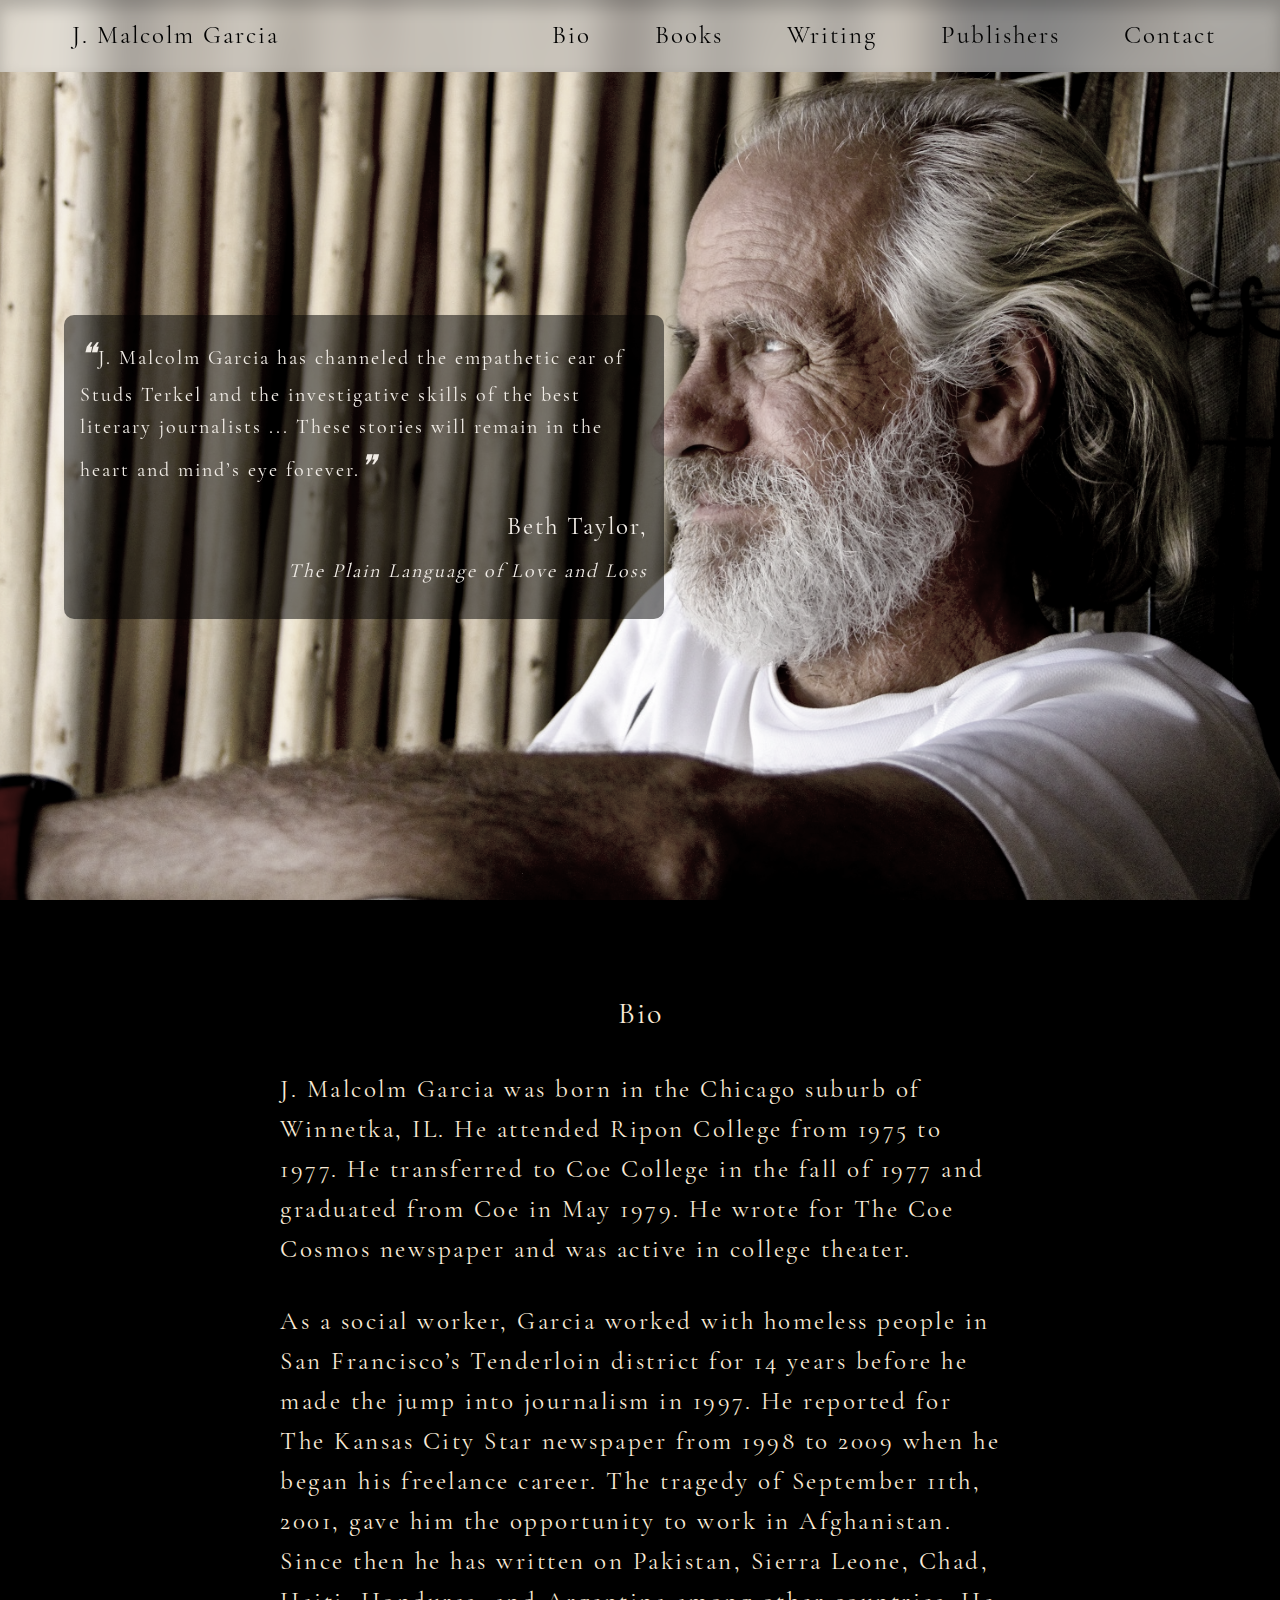
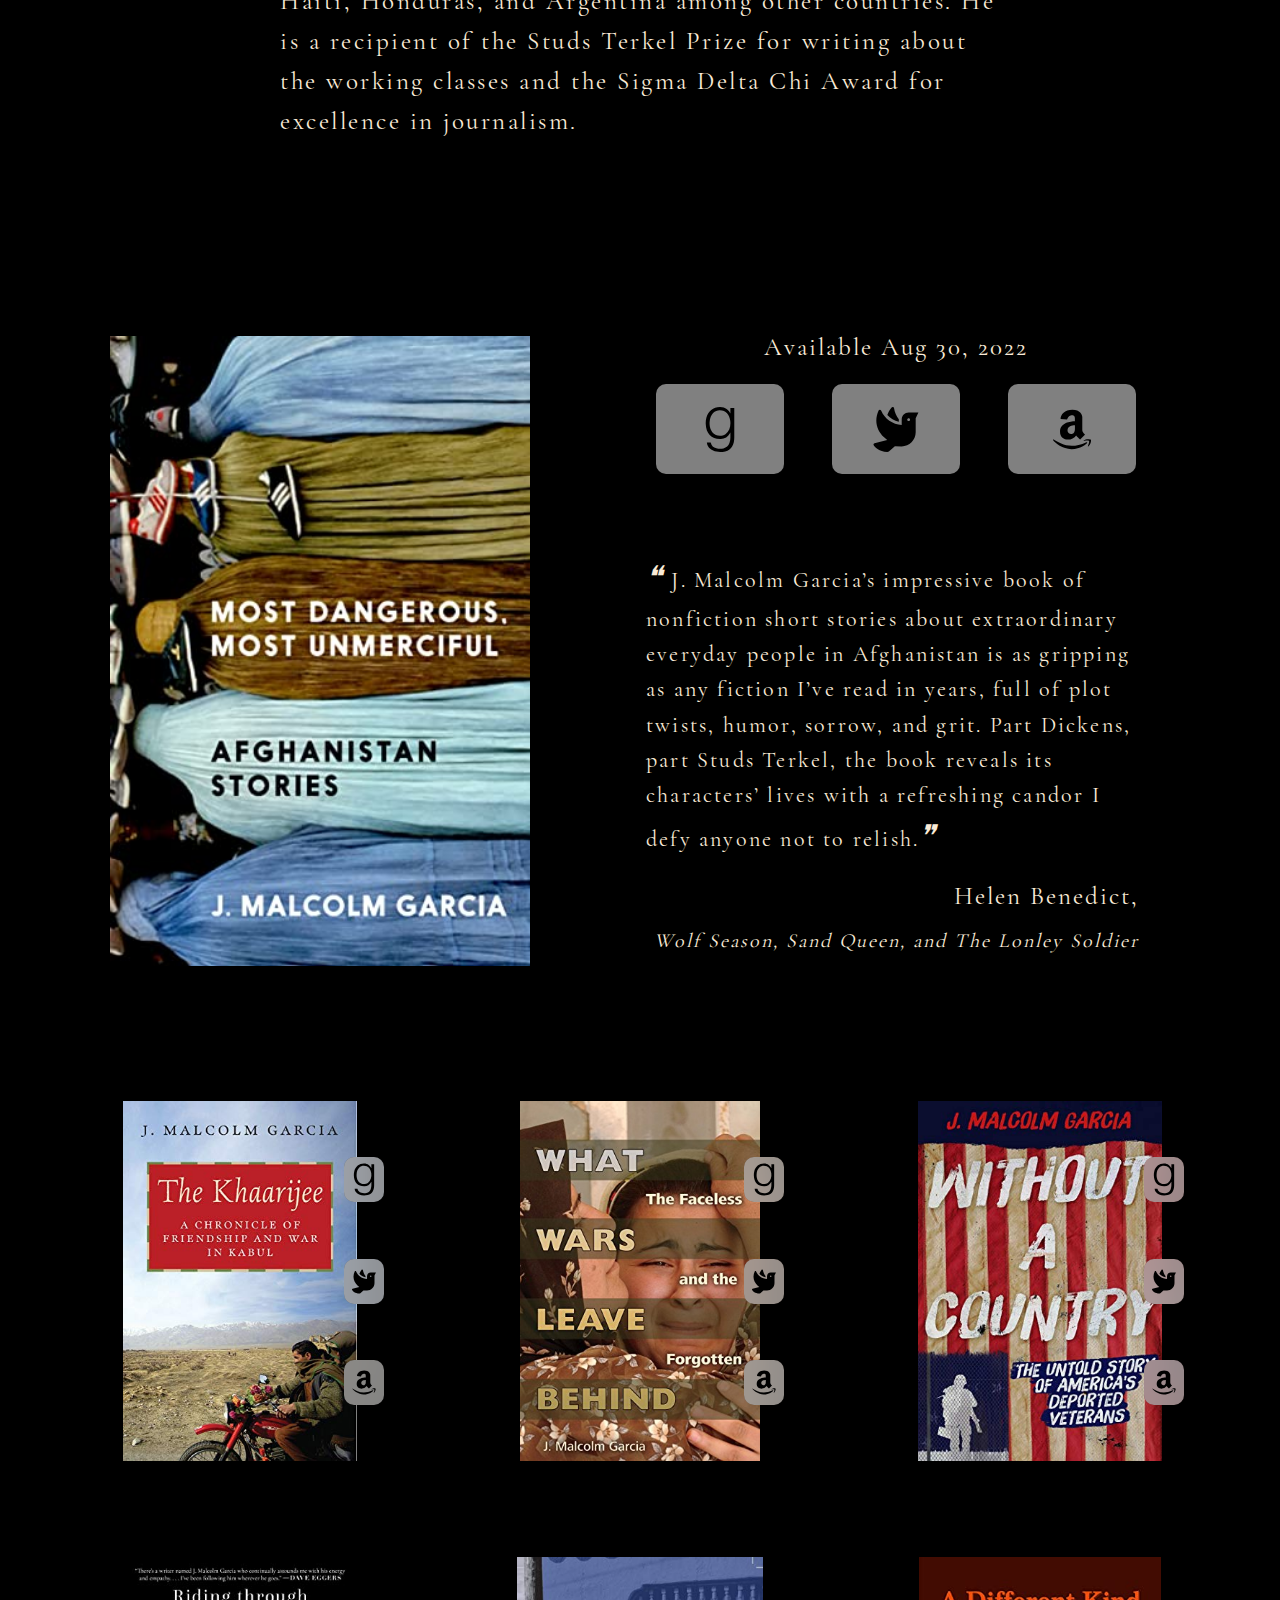
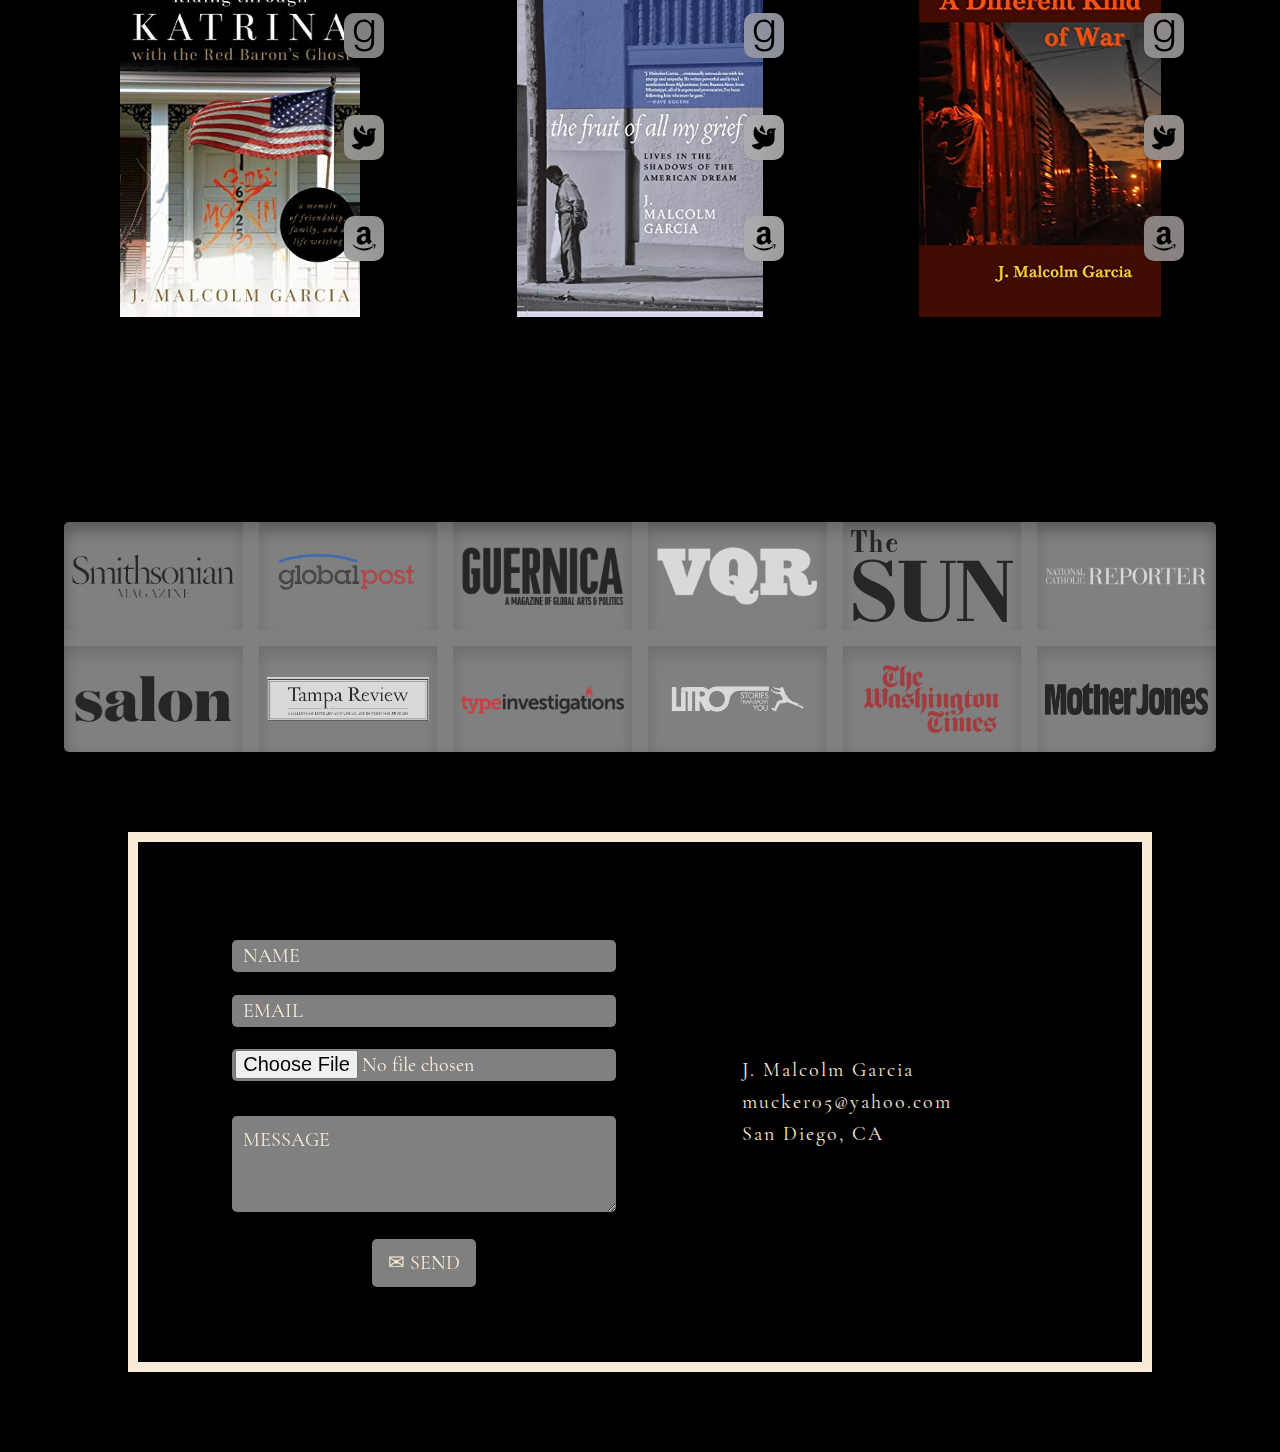
<file: index.html>
<!DOCTYPE html>
<html lang="en">
<head>
    <meta charset="UTF-8">
    <meta http-equiv="X-UA-Compatible" content="IE=edge">
    <meta name="viewport" content="width=device-width, initial-scale=1.0">
    <title>J. Malcolm Garcia</title>
    <link rel="stylesheet" href="styles/style.css">
    <script src="src/script.js" defer></script>
    <script src="src/slider.js" defer></script>
</head>
<body class="flex body-flex">

    <section class="header-top flex" id="main" >
        <section class="mobile-header">
            <div class="hamburger">
                <span class="hamburger-span"></span>
                <span class="hamburger-span span-reverse"></span>
            </div>
            <section class="header-left">
                <h2>
                    <a class="dropdown-link underline" href="index.html">J. Malcolm Garcia</a>
                </h2>
            </section>
        </section>
        <nav class="header-right" >
            <ul class="header-nav flex">
                <li>
                    <a class="nav-link underline" href="#bio">Bio</a>
                </li>
                <li>
                    <a class="nav-link underline" href="books.html">Books</a>
                </li>
                <li class="dropdown">
                    <a class="nav-link underline" href="articles.html#articlesMain">Writing</a>
                    <div class="list-container">
                        <ul class="dropdown-list">
                            <li>
                                <a class="dropdown-link underline" href="articles.html#articlesMain">Reporting</a>
                            </li>
                            <span class="dropdown-link article-bars">||</span>
                            <li>
                                <a class="dropdown-link underline" href="articles.html#essays">Essays</a>
                            </li>
                            <span class="dropdown-link article-bars">||</span>
                            <li>
                                <a class="dropdown-link underline" href="articles.html#fiction">Fiction</a>
                            </li>
                        </ul>
                    </div>
                </li>
                <li>
                    <a class="nav-link underline" href="index.html#publisher">Publishers</a>
                </li>
                <li>
                    <a class="nav-link underline" href="#contact">Contact</a>
                </li>
            </ul>
        </nav>
    </section>
    <header class="hero background-image">
        <section class="hero-quote-slider">
            <ul class="hero-quote flex"></ul>
        </section>
    </header>
    <main class="home-main">
        <section class="container-bio flex" >
            <header class="container-header" id="bio">
                <h2>Bio</h2>
            </header>
            <section class="bio-left flex">
                <p>J. Malcolm Garcia was born in the Chicago suburb of Winnetka, IL. He attended Ripon
                    College from 1975 to 1977. He transferred to Coe College in the fall of 1977 and graduated from
                    Coe in May 1979. He wrote for The Coe Cosmos newspaper and was active in college theater.</p>
                <br>
                <p>As a social worker, Garcia worked with homeless people in San Francisco’s Tenderloin
                    district for 14 years before he made the jump into journalism in 1997. He reported for The Kansas
                    City Star newspaper from 1998 to 2009 when he began his freelance career. The tragedy of
                    September 11th, 2001, gave him the opportunity to work in Afghanistan. Since then he has written
                    on Pakistan, Sierra Leone, Chad, Haiti, Honduras, and Argentina among other countries. He is a
                    recipient of the Studs Terkel Prize for writing about the working classes and the Sigma Delta Chi
                    Award for excellence in journalism.</p>
            </section>
        </section>
        <section class="container-books" id="books">
            <header class="container-header">
                <!-- <h2>Books</h2> -->
            </header>
            <section class="container-upcoming flex">
                <section class="upcoming-left background-image" id="afghanistan"></section>
                <section class="upcoming-right flex">
                    <section class="upcoming-date flex">
                        <span>Available Aug 30, 2022</span>
                        <!-- <button class="book-purchase-btn" id="preorder">
                            <a target="_blank" rel="noopener noreferrer" href="https://www.amazon.com/Most-Dangerous-Unmerciful-Stories-Afghanistan/dp/164421203X">Preorder</a>
                        </button> -->
                        <ul class="flex">
                            <li>
                                <button class="book-purchase-btn">
                                    <a target="_blank" rel="noopener noreferrer" href="https://www.goodreads.com/book/show/59748203-most-dangerous-most-unmerciful"><img class="icon" src="img/icons/goodreads-g-brands.svg" alt="Good Reads"></a>
                                </button>
                            </li>
                            <li>
                                <button class="book-purchase-btn">
                                    <a target="_blank" rel="noopener noreferrer" href="https://www.indiebound.org/book/9781644212035"><img class="icon" src="img/icons/dove-solid.svg" alt="Indie Bound"></a>
                                </button>
                            </li>
                            <li>
                                <button class="book-purchase-btn">
                                    <a target="_blank" rel="noopener noreferrer" href="https://www.amazon.com/gp/product/B09HT524PK"><img class="icon" src="img/icons/amazon-brands.svg" alt="Amazon"></a>
                                </button>
                            </li>
                        </ul>
                    </section>
                    <section class="books-reviews" id="afghan-review">
                        <ul class="book-review-list">
                            <li class="book-review flex">
                                <p><span class="quote-marks quote-marks-top">&#10077;</span> J. Malcolm Garcia’s impressive book of nonfiction short stories about extraordinary everyday people in Afghanistan is as gripping as any fiction I’ve read in years, full of plot twists, humor, sorrow, and grit. Part Dickens, part Studs Terkel, the book reveals its characters’ lives with a refreshing candor I defy anyone not to relish.<span class="quote-marks quote-marks-bottom">&#10078;</span></p>
                                <div class="quote-author flex">
                                    <span class="quote-small">Wolf Season, Sand Queen, and The Lonley Soldier</span>
                                    <span class="quote-bold">Helen Benedict,</span>
                                </div>
                            </li>
                        </ul>
                    </section>
                    </section> 
            </section>
            <ul class="books-grid">
                <li class="books-grid-img">
                    <img loading="lazy" src="img/books/khaarijee.jpg" alt="khaarijee">
                    <section class="book-grid-purchase">
                        <ul class="flex grid-flex">
                            <li>
                                <button class="book-purchase-btn flex">
                                    <a target="_blank" rel="noopener noreferrer" href="https://www.goodreads.com/book/show/6575695-the-khaarijee"><img class="icon" src="img/icons/goodreads-g-brands.svg" alt="Good Reads"></a>
                                </button>
                            </li>
                            <li>
                                <button class="book-purchase-btn flex">
                                    <a target="_blank" rel="noopener noreferrer" href="https://www.abebooks.com/9780807000571/Khaarijee-Chronicle-Friendship-Kabul-Garcia-0807"><img class="icon" src="img/icons/dove-solid.svg" alt="Abebooks"></a>
                                </button>
                            </li>
                            <li>
                                <button class="book-purchase-btn flex">
                                    <a target="_blank" rel="noopener noreferrer" href="https://www.amazon.com/gp/product/B003U8A2VG"><img class="icon" src="img/icons/amazon-brands.svg" alt="Amazon"></a>
                                </button>
                            </li>
                        </ul>
                    </section>
                </li>
                <li class="books-grid-img">
                    <img loading="lazy" src="img/books/wars-leave-behind.jpg" alt="Wars Leave Behind">
                    <section class="book-grid-purchase">
                        <ul class="flex grid-flex">
                            <li>
                                <button class="book-purchase-btn flex">
                                    <a target="_blank" rel="noopener noreferrer" href="https://www.goodreads.com/book/show/20256495-what-wars-leave-behind"><img class="icon" src="img/icons/goodreads-g-brands.svg" alt="Good Reads"></a>
                                </button>
                            </li>
                            <li>
                                <button class="book-purchase-btn flex">
                                    <a target="_blank" rel="noopener noreferrer" href="https://www.indiebound.org/book/9780826222756"><img class="icon" src="img/icons/dove-solid.svg" alt="Indie Bound"></a>
                                </button>
                            </li>
                            <li>
                                <button class="book-purchase-btn flex">
                                    <a target="_blank" rel="noopener noreferrer" href="https://www.amazon.com/gp/product/B00K58U5XY"><img class="icon" src="img/icons/amazon-brands.svg" alt="Amazon"></a>
                                </button>
                            </li>
                        </ul>
                    </section>
                </li>
                <li class="books-grid-img">
                    <img loading="lazy" src="img/books/without-a-country.jpg" alt="Without a Country">
                    <section class="book-grid-purchase">
                        <ul class="flex grid-flex">
                            <li>
                                <button class="book-purchase-btn flex">
                                    <a target="_blank" rel="noopener noreferrer" href="https://www.goodreads.com/book/show/34138347-without-a-country"><img class="icon" src="img/icons/goodreads-g-brands.svg" alt="Good Reads"></a>
                                </button>
                            </li>
                            <li>
                                <button class="book-purchase-btn flex">
                                    <a target="_blank" rel="noopener noreferrer" href="https://www.indiebound.org/book/9781510722439"><img class="icon" src="img/icons/dove-solid.svg" alt="Indie Bound"></a>
                                </button>
                            </li>
                            <li>
                                <button class="book-purchase-btn flex">
                                    <a target="_blank" rel="noopener noreferrer" href="https://www.amazon.com/gp/product/B071GW6GG4"><img class="icon" src="img/icons/amazon-brands.svg" alt="Amazon"></a>
                                </button>
                            </li>
                        </ul>
                    </section>
                </li>
                <li class="books-grid-img">
                    <img loading="lazy" src="img/books/katrina.jpg" alt="Katrina">
                    <section class="book-grid-purchase">
                        <ul class="flex grid-flex">
                            <li>
                                <button class="book-purchase-btn flex">
                                    <a target="_blank" rel="noopener noreferrer" href="https://www.goodreads.com/book/show/20439534-riding-through-katrina-with-the-red-baron-s-ghost"><img class="icon" src="img/icons/goodreads-g-brands.svg" alt="Good Reads"></a>
                                </button>
                            </li>
                            <li>
                                <button class="book-purchase-btn flex">
                                    <a target="_blank" rel="noopener noreferrer" href="https://www.indiebound.org/book/9781628728699"><img class="icon" src="img/icons/dove-solid.svg" alt="Indie Bound"></a>
                                </button>
                            </li>
                            <li>
                                <button class="book-purchase-btn flex">
                                    <a target="_blank" rel="noopener noreferrer" href="https://www.amazon.com/gp/product/B076QJNXBM"><img class="icon" src="img/icons/amazon-brands.svg" alt="Amazon"></a>
                                </button>
                            </li>
                        </ul>
                    </section>
                </li>
                <li class="books-grid-img">
                    <img loading="lazy" src="img/books/fruit-grief.jpg" alt="Fruit Grief">
                    <section class="book-grid-purchase">
                        <ul class="flex grid-flex">
                            <li>
                                <button class="book-purchase-btn flex">
                                    <a target="_blank" rel="noopener noreferrer" href="https://www.goodreads.com/book/show/49789930-the-fruit-of-all-my-grief"><img class="icon" src="img/icons/goodreads-g-brands.svg" alt="Good Reads"></a>
                                </button>
                            </li>
                            <li>
                                <button class="book-purchase-btn flex">
                                    <a target="_blank" rel="noopener noreferrer" href="https://www.indiebound.org/book/9781609809539"><img class="icon" src="img/icons/dove-solid.svg" alt="Indie Bound"></a>
                                </button>
                            </li>
                            <li>
                                <button class="book-purchase-btn flex">
                                    <a target="_blank" rel="noopener noreferrer" href="https://www.amazon.com/gp/product/B07LDTSL73"><img class="icon" src="img/icons/amazon-brands.svg" alt="Amazon"></a>
                                </button>
                            </li>
                        </ul>
                    </section>
                </li>
                <li class="books-grid-img">
                    <img loading="lazy" src="img/books/different-kind-of-war.jpg" alt="different war">
                    <section class="book-grid-purchase">
                        <ul class="flex grid-flex">
                            <li>
                                <button class="book-purchase-btn flex">
                                    <a target="_blank" rel="noopener noreferrer" href="https://www.goodreads.com/book/show/57919173-a-different-kind-of-war"><img class="icon" src="img/icons/goodreads-g-brands.svg" alt="Good Reads"></a>
                                </button>
                            </li>
                            <li>
                                <button class="book-purchase-btn flex">
                                    <a target="_blank" rel="noopener noreferrer" href="https://www.indiebound.org/book/9781953236180"><img class="icon" src="img/icons/dove-solid.svg" alt="Indie Bound"></a>
                                </button>
                            </li>
                            <li>
                                <button class="book-purchase-btn flex">
                                    <a target="_blank" rel="noopener noreferrer" href="https://www.amazon.com/gp/product/B093Y9VGV3"><img class="icon" src="img/icons/amazon-brands.svg" alt="Amazon"></a>
                                </button>
                            </li>
                        </ul>
                    </section>
                </li>
            </ul>
        </section>
        <section class="container-publisher" id="publisher">
            <header class="container-header">
            </header>
            <section class="publisher-grid">
                <ul class="publisher-list">
                    <li class="publisher-item">
                        <a target="_blank" rel="noopener noreferrer" class="publisher-link" href="https://www.smithsonianmag.com/history/german-pows-on-the-american-homefront-141009996/">
                            <img loading="lazy" class="publisher-image" src="img/publisher/output-onlinepngtools (9).png" alt="Smithsonian Magazine">
                        </a>
                    </li>
                    <li class="publisher-item">
                        <a class="publisher-link" href="">
                            <img loading="lazy" class="publisher-image" src="img/publisher/output-onlinepngtools (7).png" alt="Global Post">
                        </a>
                    </li>
                    <li class="publisher-item">
                        <a target="_blank" rel="noopener noreferrer" class="publisher-link" href="https://www.guernicamag.com/author/j-malcolm-garcia/">
                            <img loading="lazy" class="publisher-image" src="img/publisher/guernica-png.png" alt="Guernica">
                        </a>
                    </li>
                    <li class="publisher-item">
                        <a target="_blank" rel="noopener noreferrer" class="publisher-link" href="https://www.vqronline.org/people/j-malcolm-garcia">
                            <img loading="lazy" class="publisher-image" src="img/publisher/vqr-png.png" alt="Virginia Quarterly Review">
                        </a>
                    </li>
                    <li class="publisher-item">
                        <a target="_blank" rel="noopener noreferrer" class="publisher-link" href="https://www.thesunmagazine.org/contributors/j-malcolm-garcia">
                            <img loading="lazy" class="publisher-image" src="img/publisher/the sun-svg.svg" alt="The Sun">
                        </a>
                    </li>
                    <li class="publisher-item">
                        <a target="_blank" rel="noopener noreferrer" class="publisher-link" href="https://www.ncronline.org/authors/j-malcolm-garcia-1">
                            <img loading="lazy" class="publisher-image" src="img/publisher/ncr.png" alt="National Catholic Reporter">
                        </a>
                    </li>
                    <li class="publisher-item">
                        <a target="_blank" rel="noopener noreferrer" class="publisher-link" href="https://www.salon.com/writer/j_malcolm_garcia">
                            <img loading="lazy" class="publisher-image" src="img/publisher/output-onlinepngtools (6).png" alt="Salon">
                        </a>
                    </li>
                    <li class="publisher-item">
                        <a target="_blank" rel="noopener noreferrer" class="publisher-link" href="https://muse.jhu.edu/search?action=search&query=author:J.%20Malcolm%20Garcia:and&limit=subscription:n&limit=publisher_id:235&min=1&max=10&t=publisher_facet_select">
                            <img loading="lazy" class="publisher-image" src="img/publisher/tampa-edit.png" alt="Tampa Review">
                        </a>
                    </li>
                    <li class="publisher-item">
                        <a target="_blank" rel="noopener noreferrer" class="publisher-link" href="https://www.typeinvestigations.org/reporter/jmalcolmgarcia/">
                            <img loading="lazy" class="publisher-image" src="img/publisher/TypeInvestigationsLogo.png" alt="Type investigations">
                        </a>
                    </li>
                    <li class="publisher-item">
                        <a target="_blank" rel="noopener noreferrer" class="publisher-link" href="https://www.litromagazine.com/author/jmalcolmgarcia/">
                            <img loading="lazy" class="publisher-image" src="img/publisher/litro-png.png" alt="Litromagazine">
                        </a>
                    </li>
                    <li class="publisher-item">
                        <a target="_blank" rel="noopener noreferrer" class="publisher-link" href="https://www.typeinvestigations.org/investigation/2009/12/29/troubled-peace-northern-ireland/">
                            <img loading="lazy" class="publisher-image" src="img/publisher/output-onlinepngtools (5).png" alt="The Washington Times">
                        </a>
                    </li>
                    <li class="publisher-item">
                        <a target="_blank" rel="noopener noreferrer" class="publisher-link" href="https://www.motherjones.com/author/j-malcolm-garcia/">
                            <img loading="lazy" class="publisher-image" src="img/publisher/motherjones-png.png" alt="Mother Jones">
                        </a>
                    </li>
                </ul>
            </section>
        </section>
        <section class="container-contact" id="contact">
            <!-- <header class="container-header">
                <h2>Contact</h2>
            </header> -->
            <section class="form-container flex">
                <form action="https://formsubmit.co/6d52562ec56ec8574b482e35c11f483c" enctype="multipart/form-data" method="POST" id="contact-form" class="contact-form flex" role="form">
                    <label for="Email"></label>
                    <!-- <input type="hidden" name="_next" value=""> -->
                    <input type="hidden" name="_template" value="box">
                    <label for="name"></label>
                    <input type="text" class="form-control" id="name" name="name" value="" placeholder="NAME" required>
                    <label for="email"></label>
                    <input type="email" class="form-control" id="email" name="email" value="" placeholder="EMAIL" required>
                    <label for="attachment"></label>
                    <input type="file" class="file-input" name="attachment" accept="image/png, image/jpeg">
                    <label for="_subject"></label>
                    <label for="message"></label>
                    <input type="hidden" name="_subject" value="Message to J. Malcolm Garcia">
                    <textarea class="form-control" name="message" id="message" rows="3" placeholder="MESSAGE" required></textarea>
                    <button class="btn btn-send" id="submit" type="submit" value="SEND">
                        <div class="alt-send-button">
                            <i class="icon--plane">&#9993;</i><span class="send-text"> SEND</span>
                          </div>
                    </button>
                </form>
                <aside class="contact-info">
                    <h2>J. Malcolm Garcia</h2>
                    <div class="contact-data flex">
                        <span>mucker05@yahoo.com</span>
                        <span>San Diego, CA</span>
                    </div>
                </aside>
            </section>
           
        </section>
    </main>
</body>
</html>

<!-- https://muckrack.com/j-malcolm-garcia/articles -->




<!-- 
    <li>
                            <section class="article-title">
                                <h4>
                                    <a href=""></a>
                                </h4>
                            </section>
                            <section class="article-publication">
                                <span class="article-publisher"></span>
                                <span class="article-bars">||</span>
                                <span class="article-country"></span>
                                <span class="article-bars">||</span>
                                <span class="article-date"></span>
                            </section>
                            <section class="article-exerpt">
                                <p></p>
                            </section>
                        </li>
 -->

 <!-- <div class="mobile-flex flex">

 </div> -->
</file>
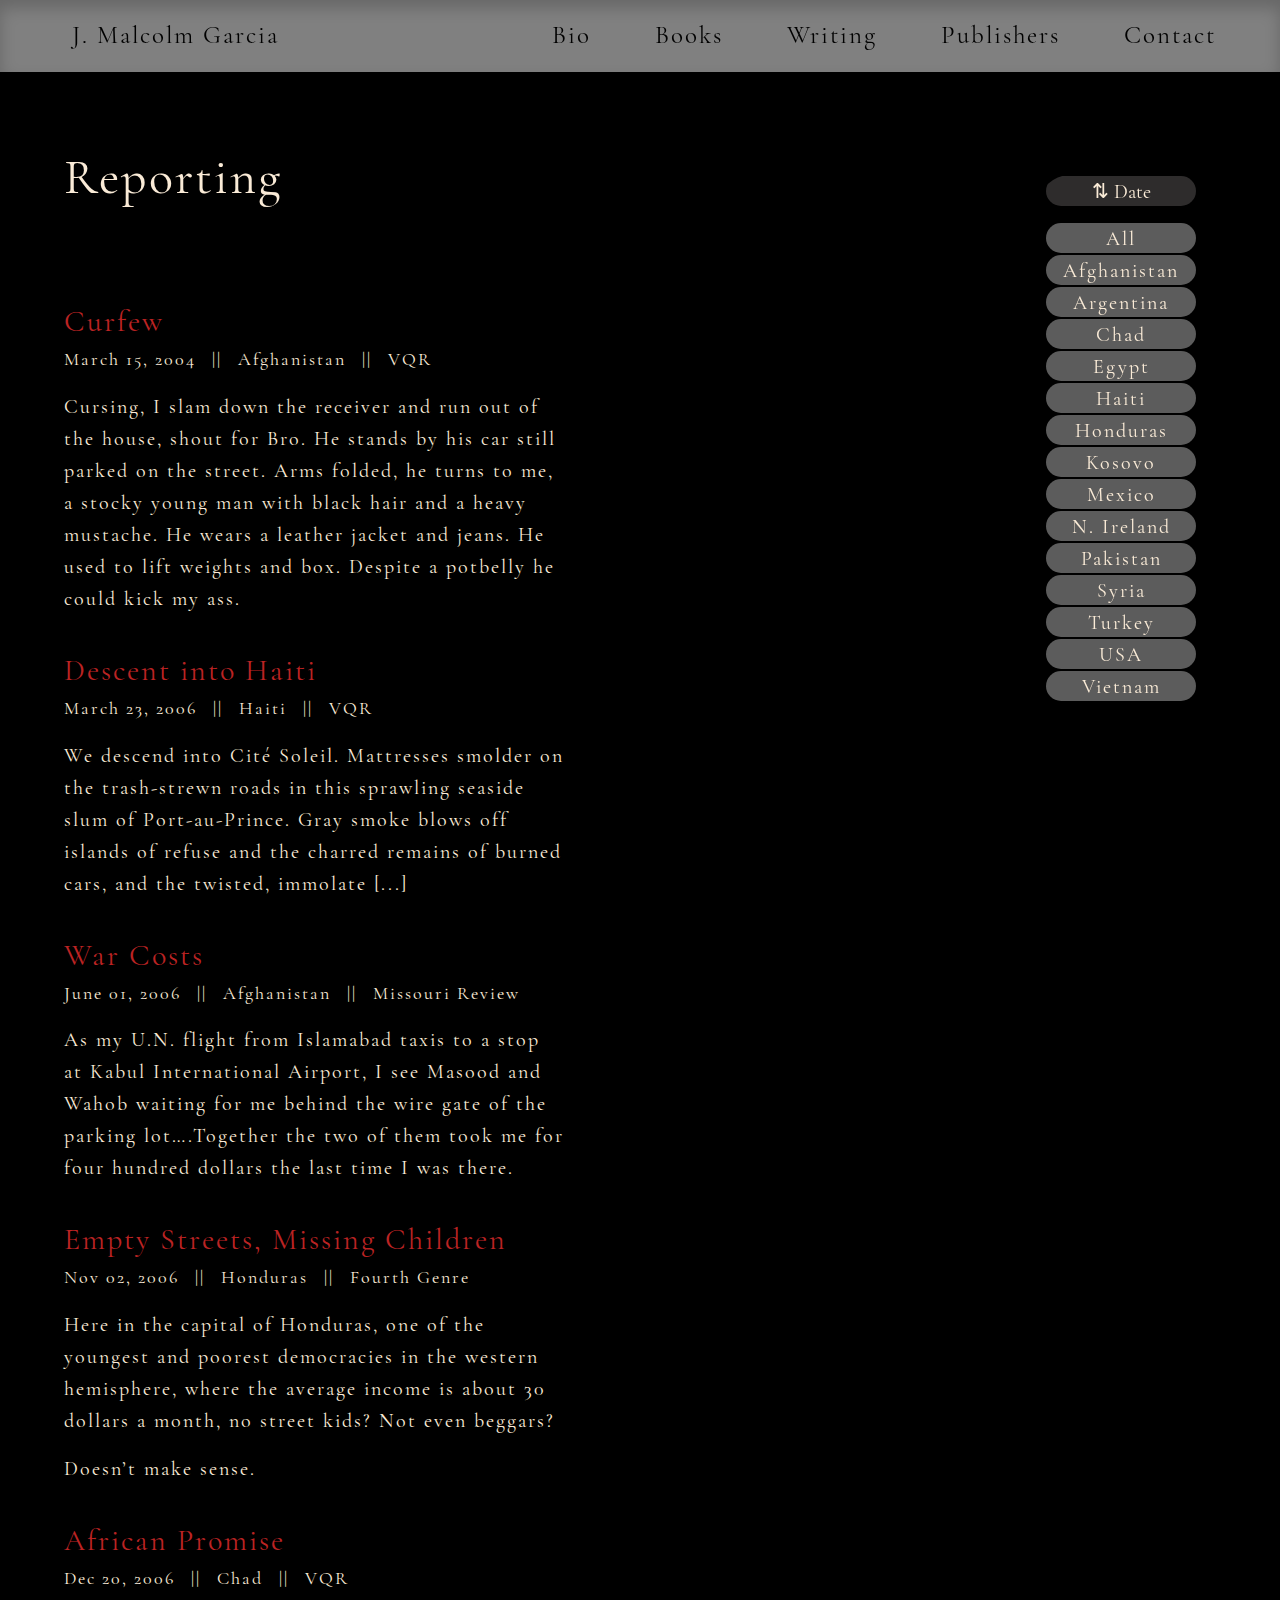
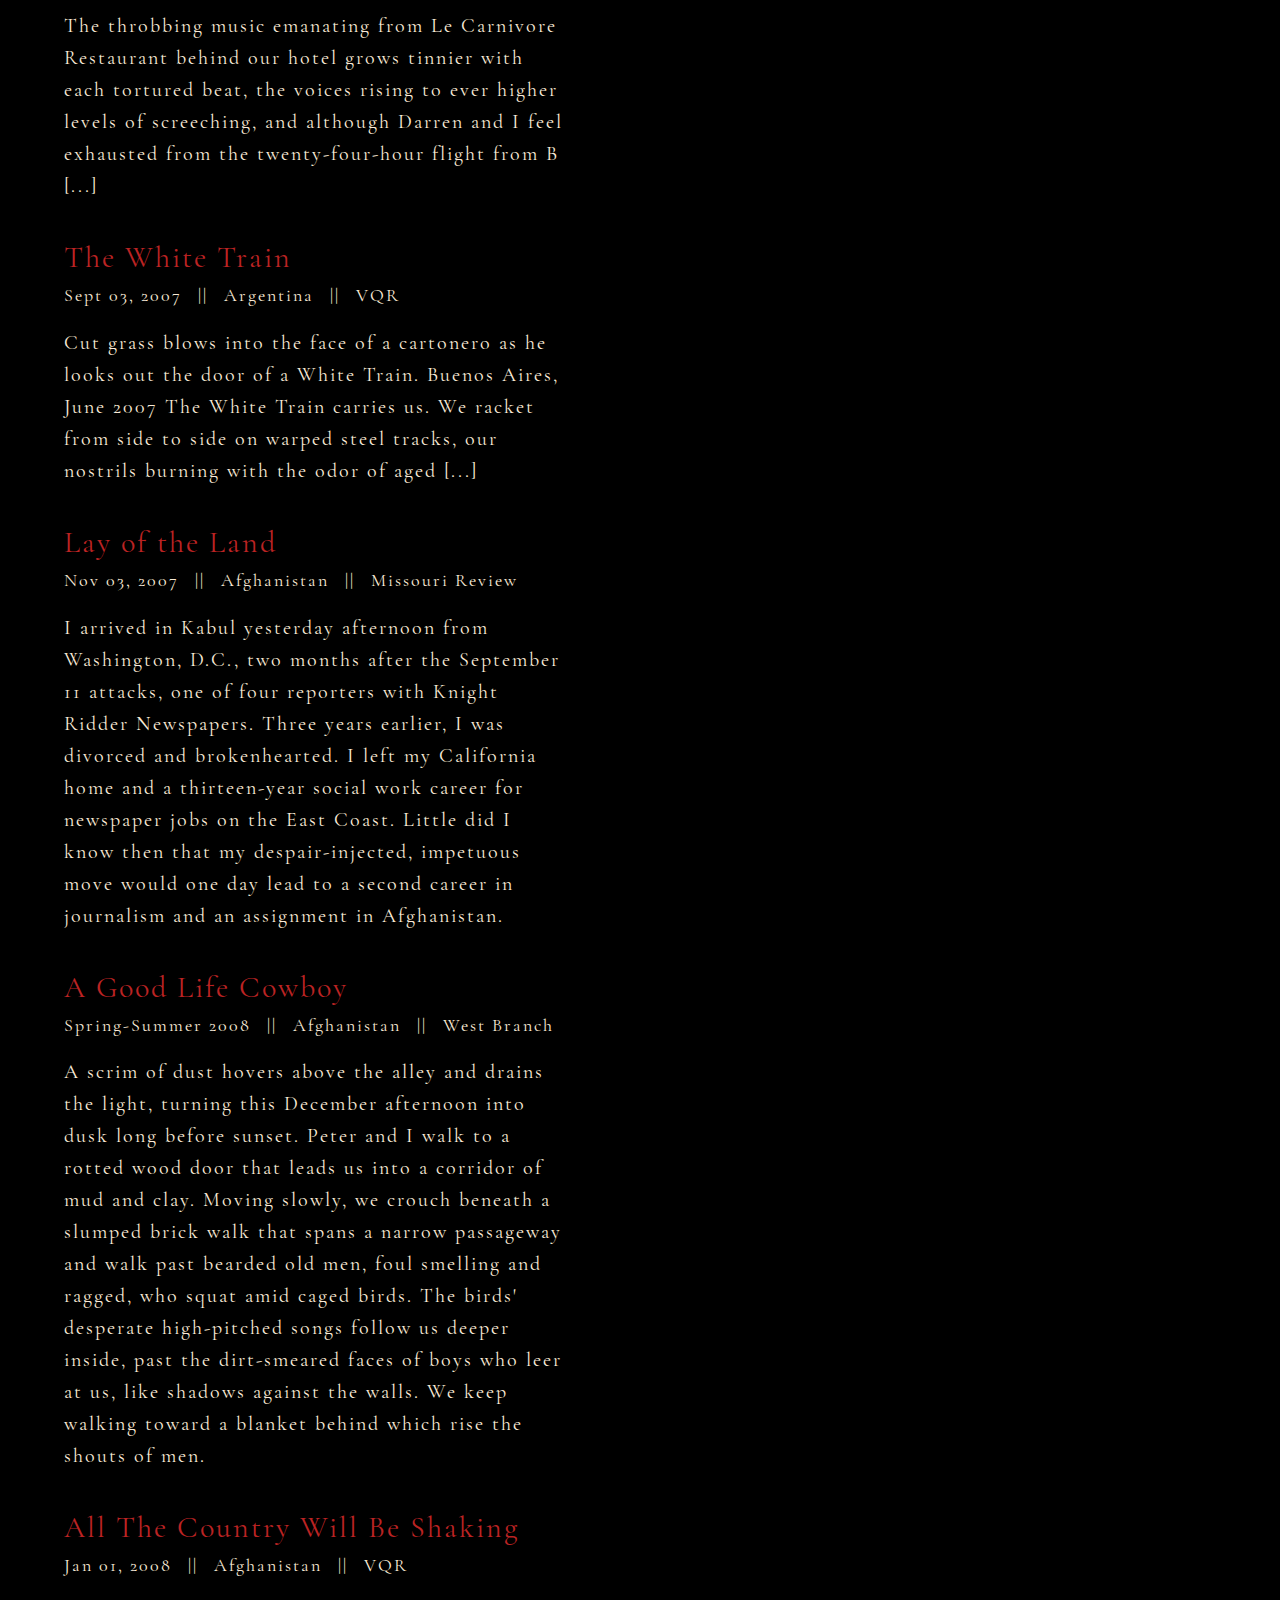
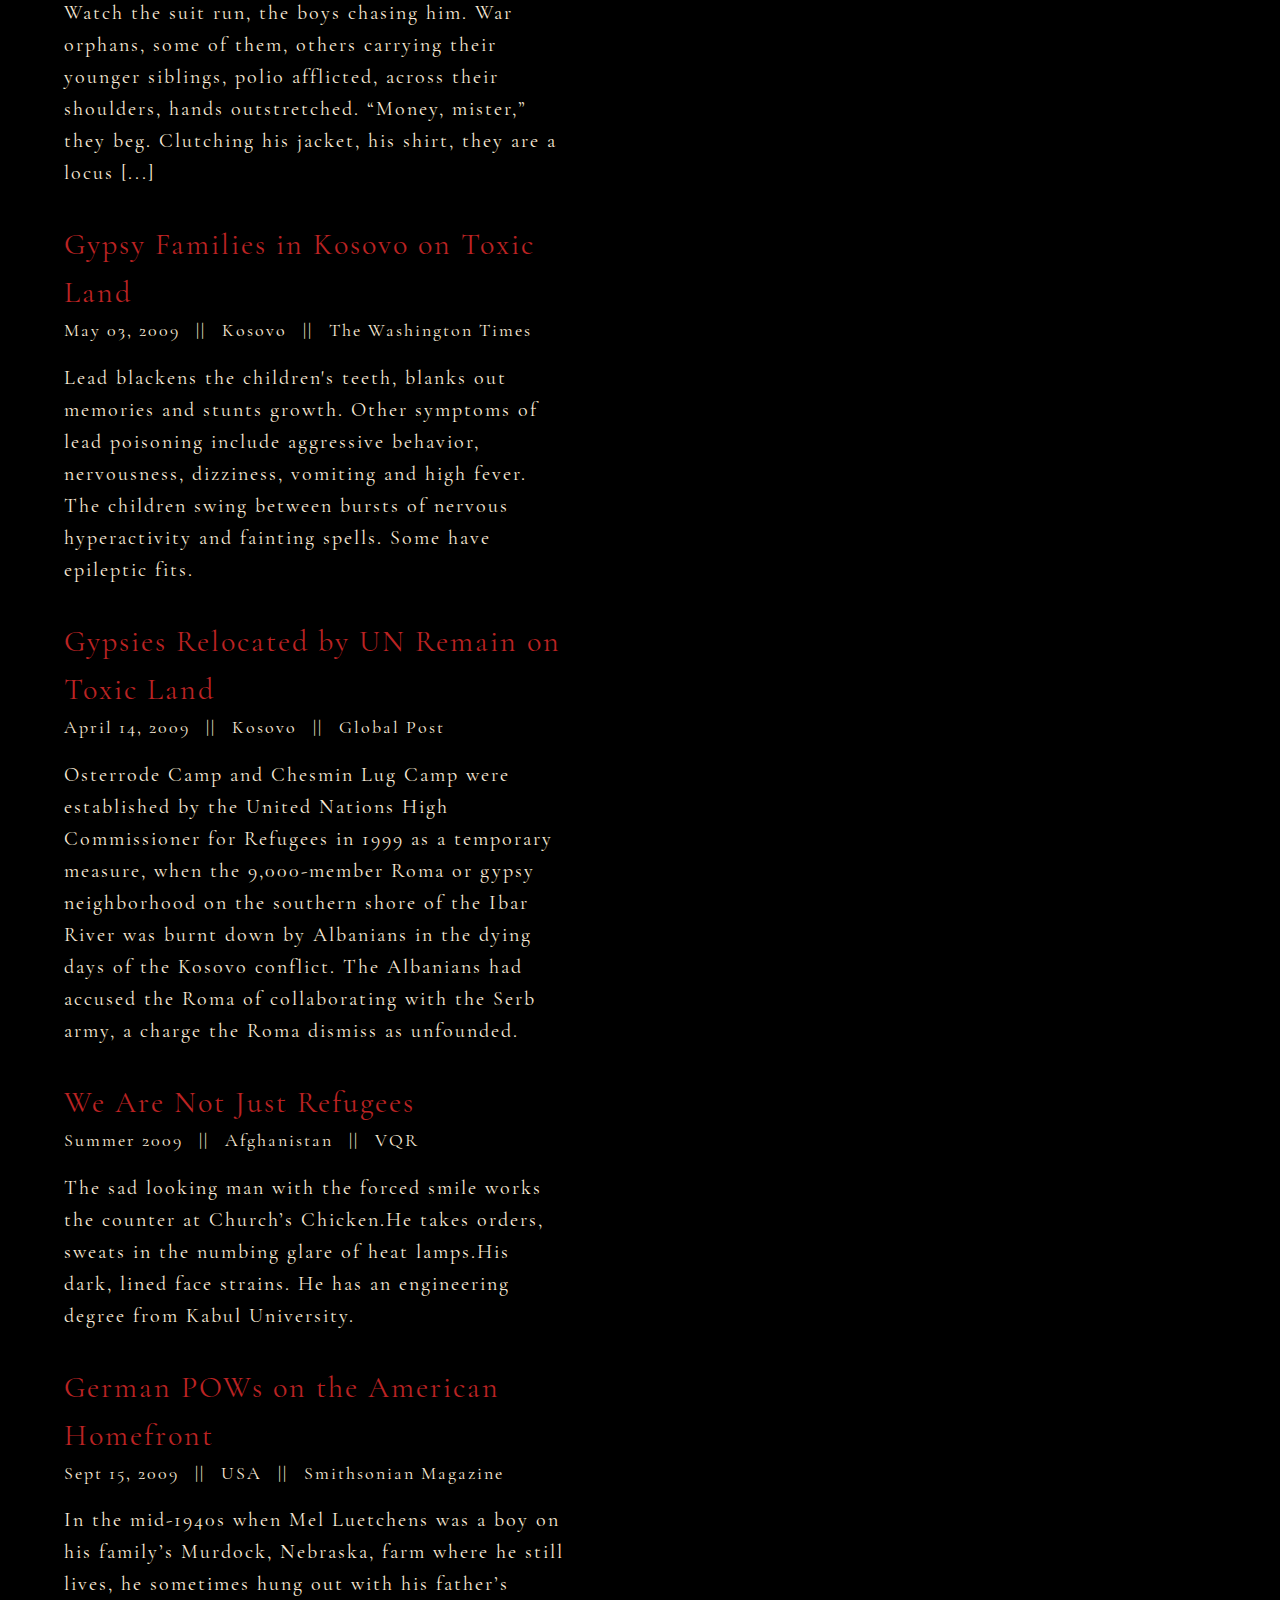
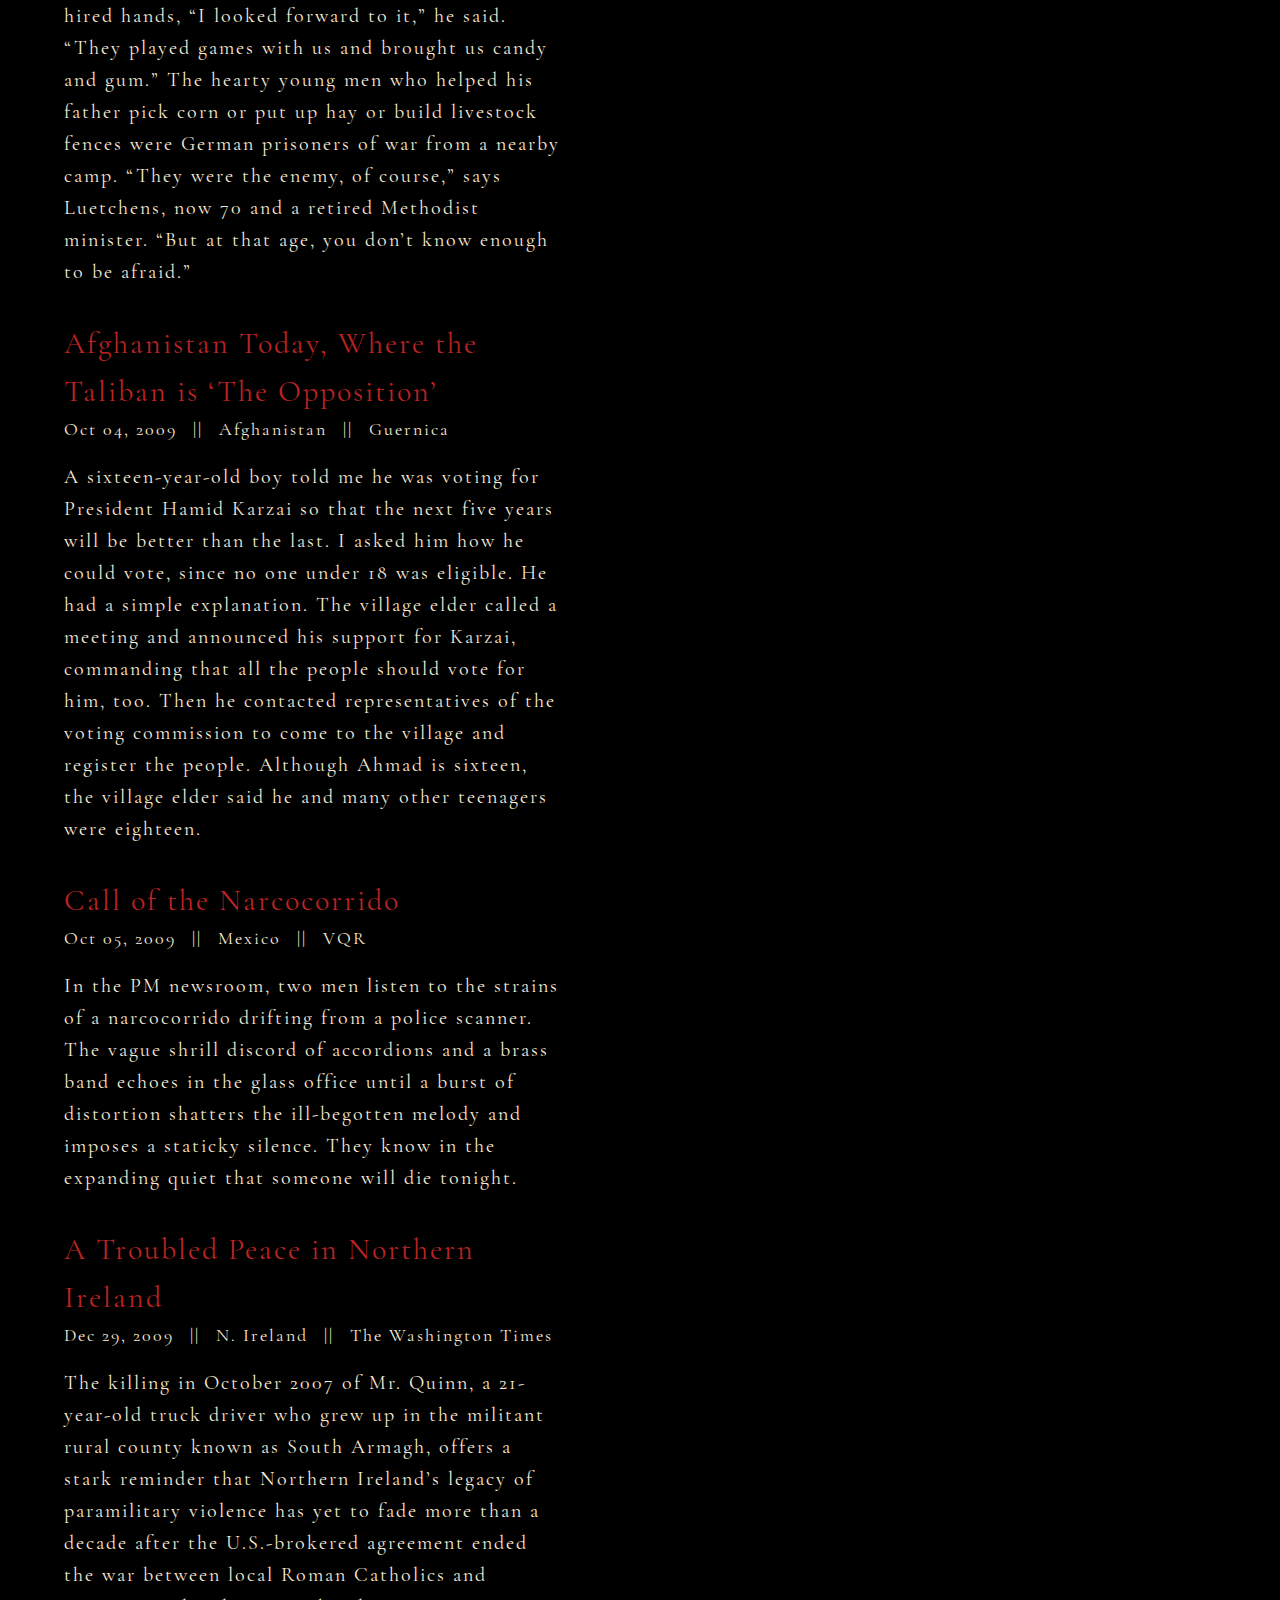
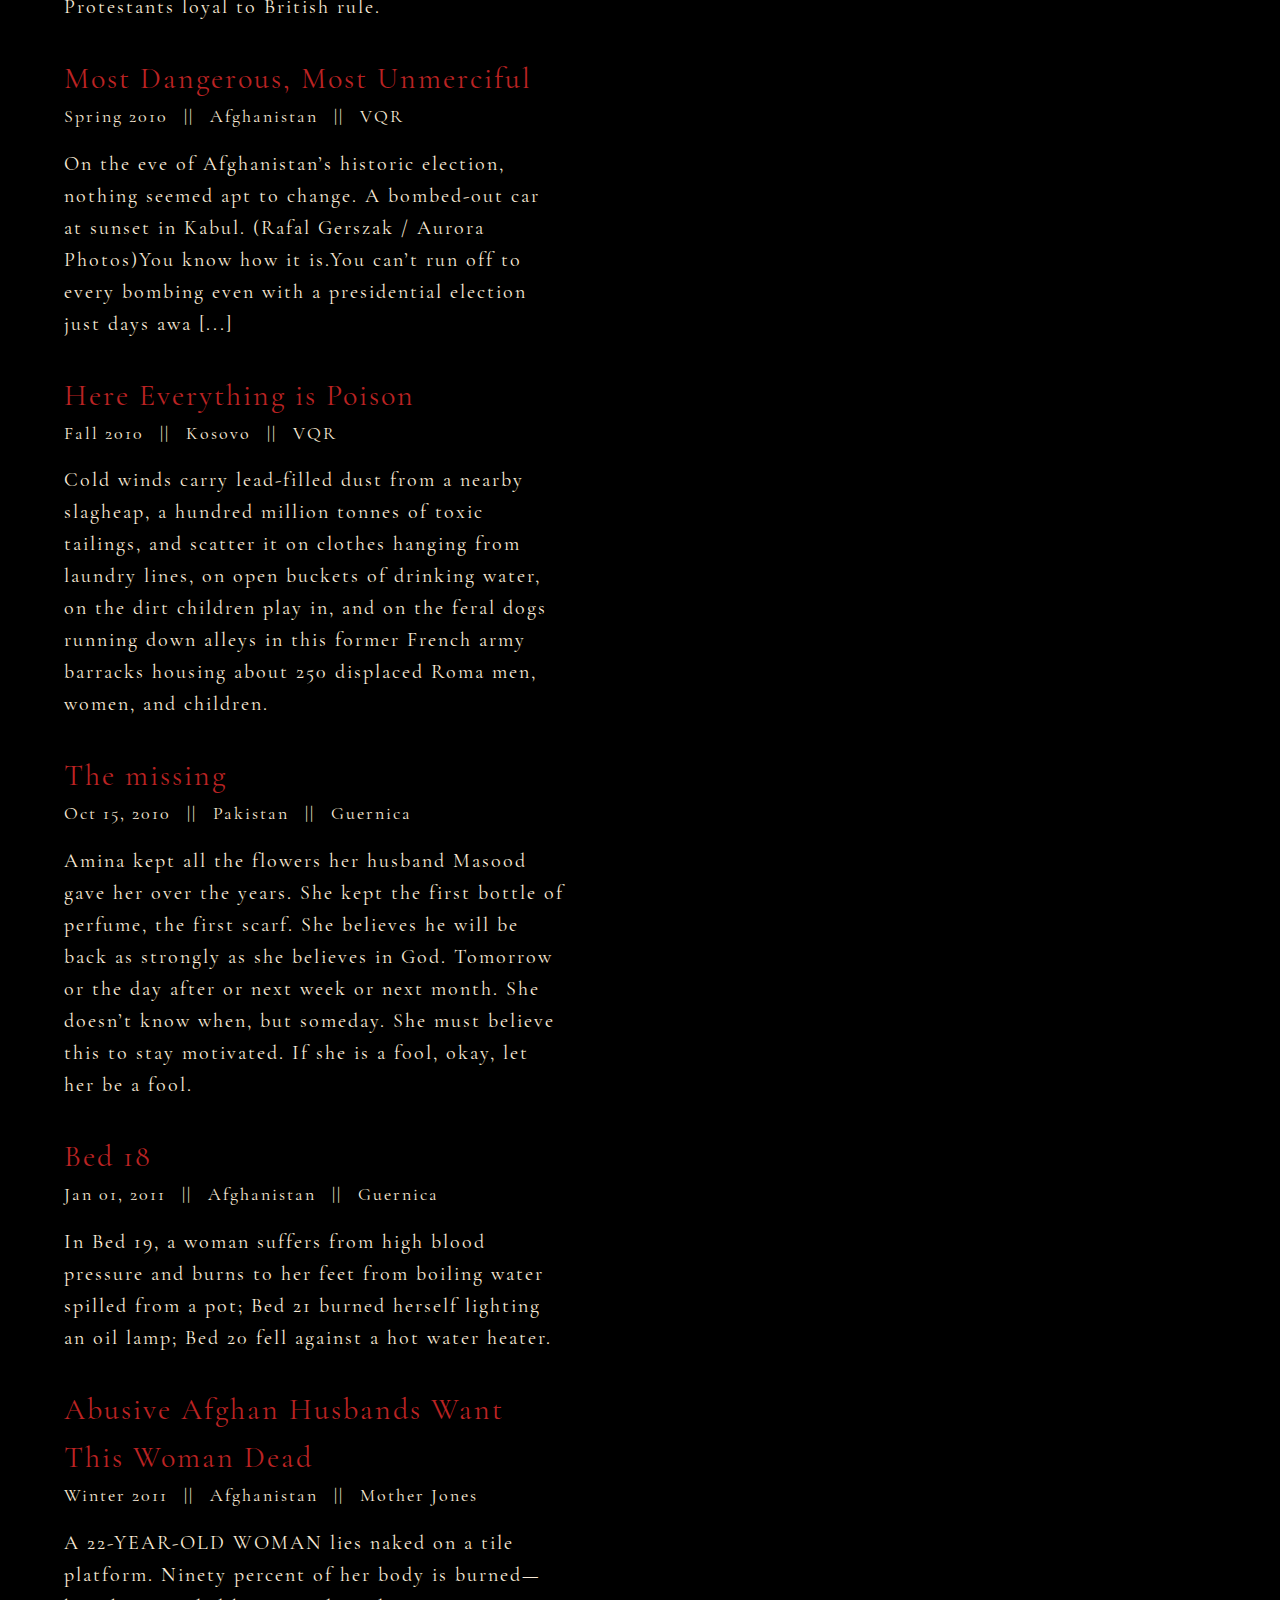
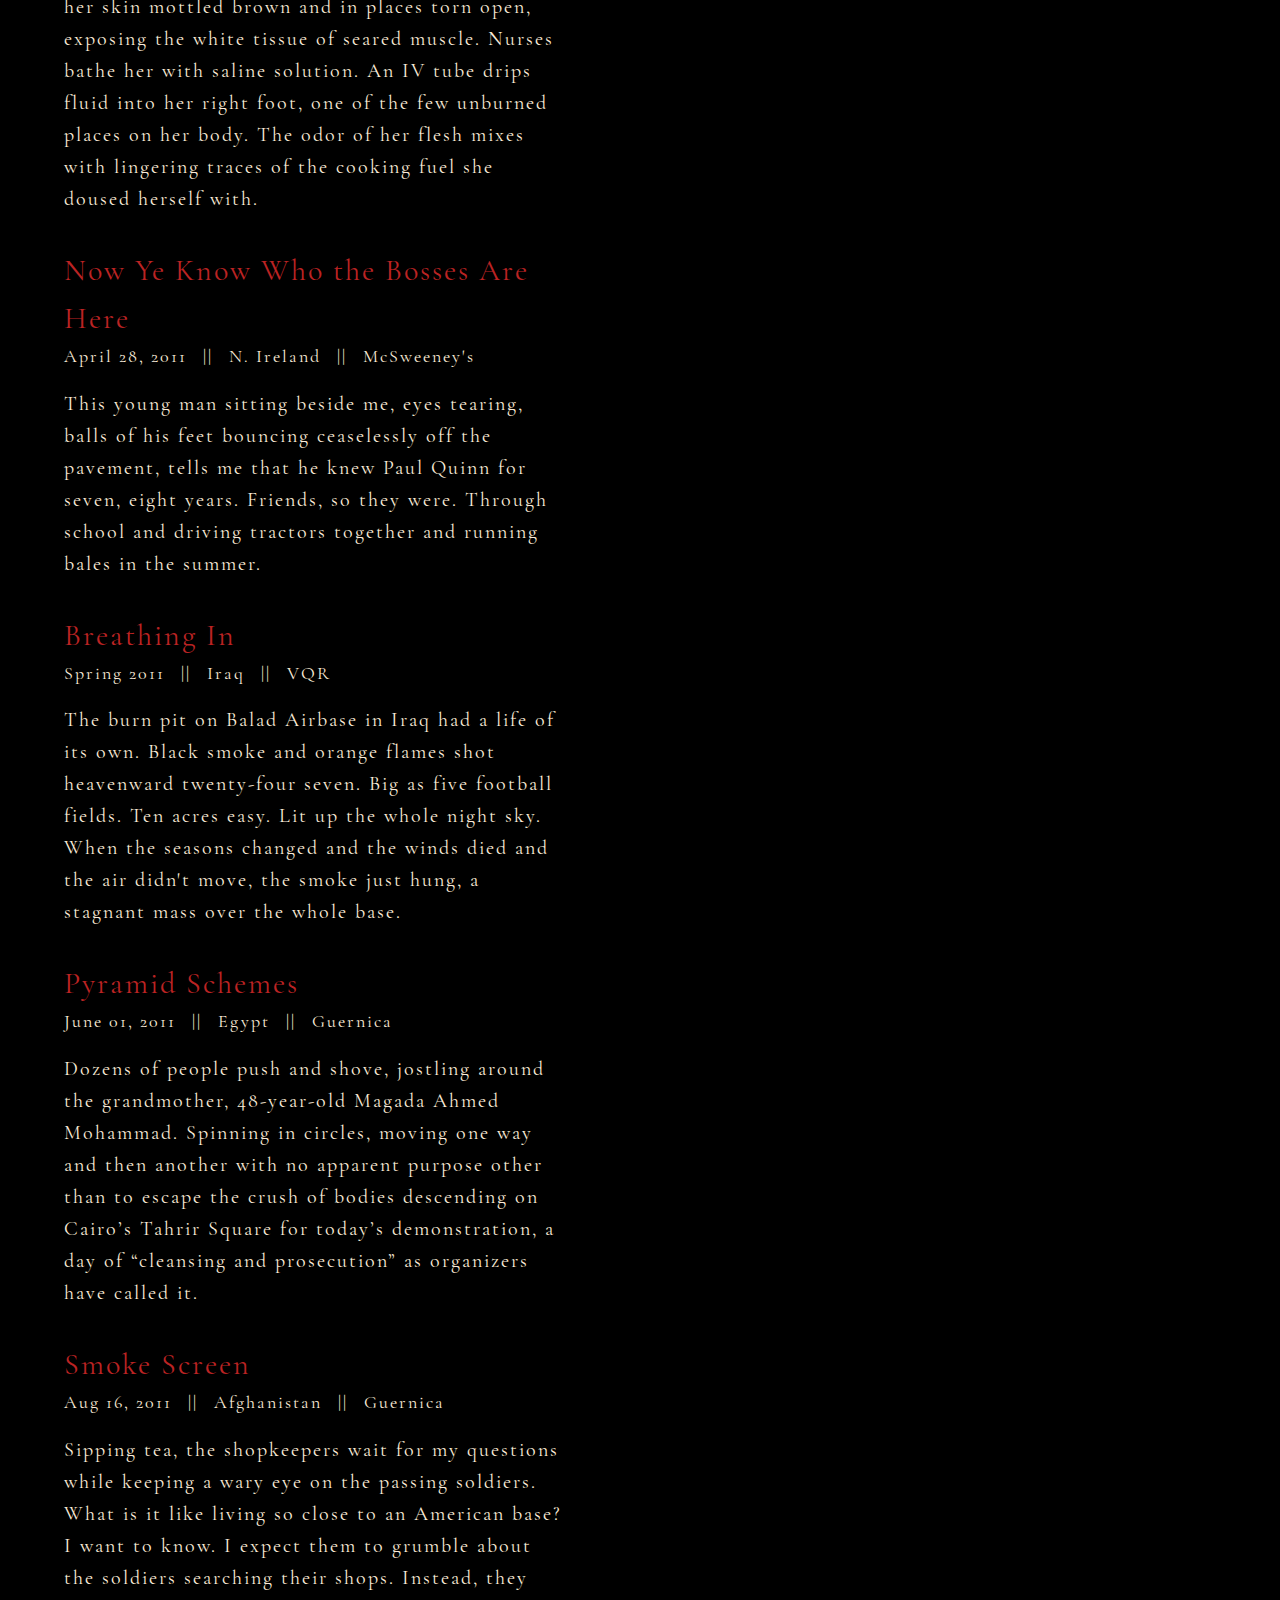
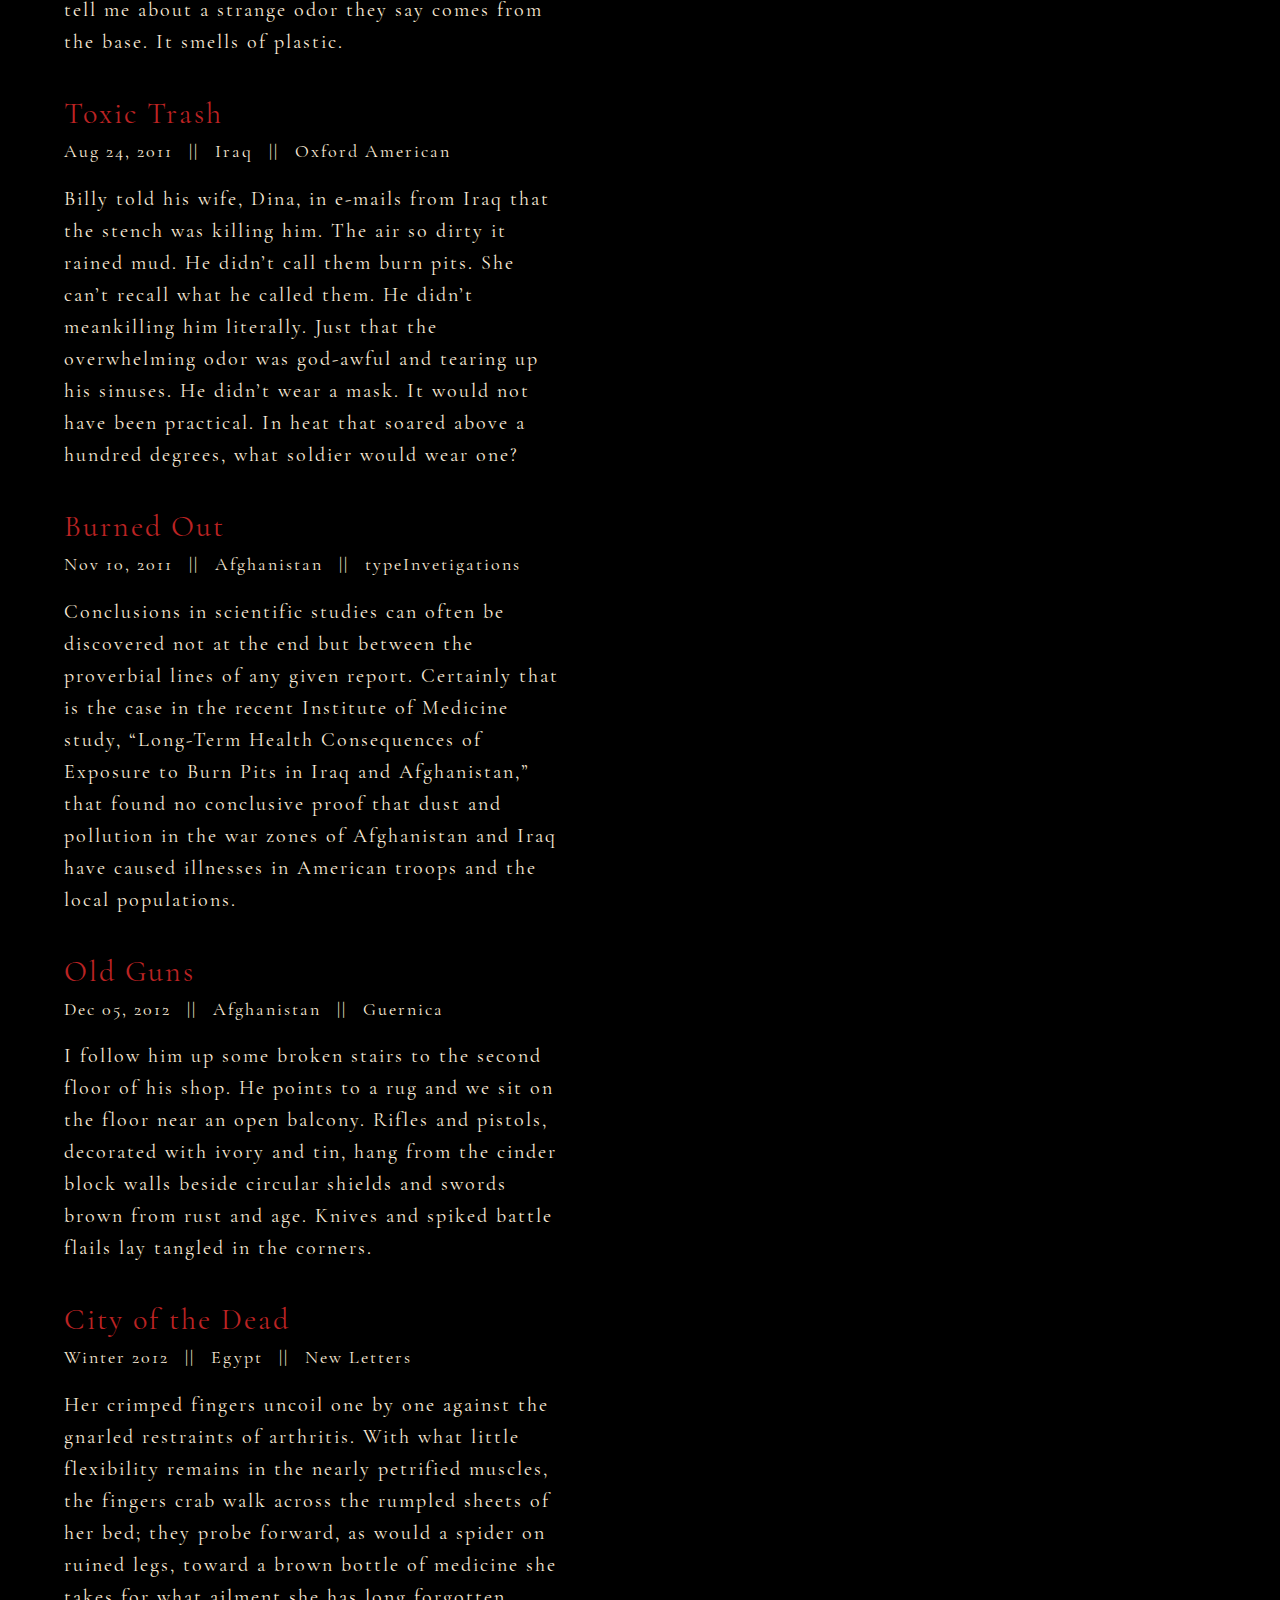
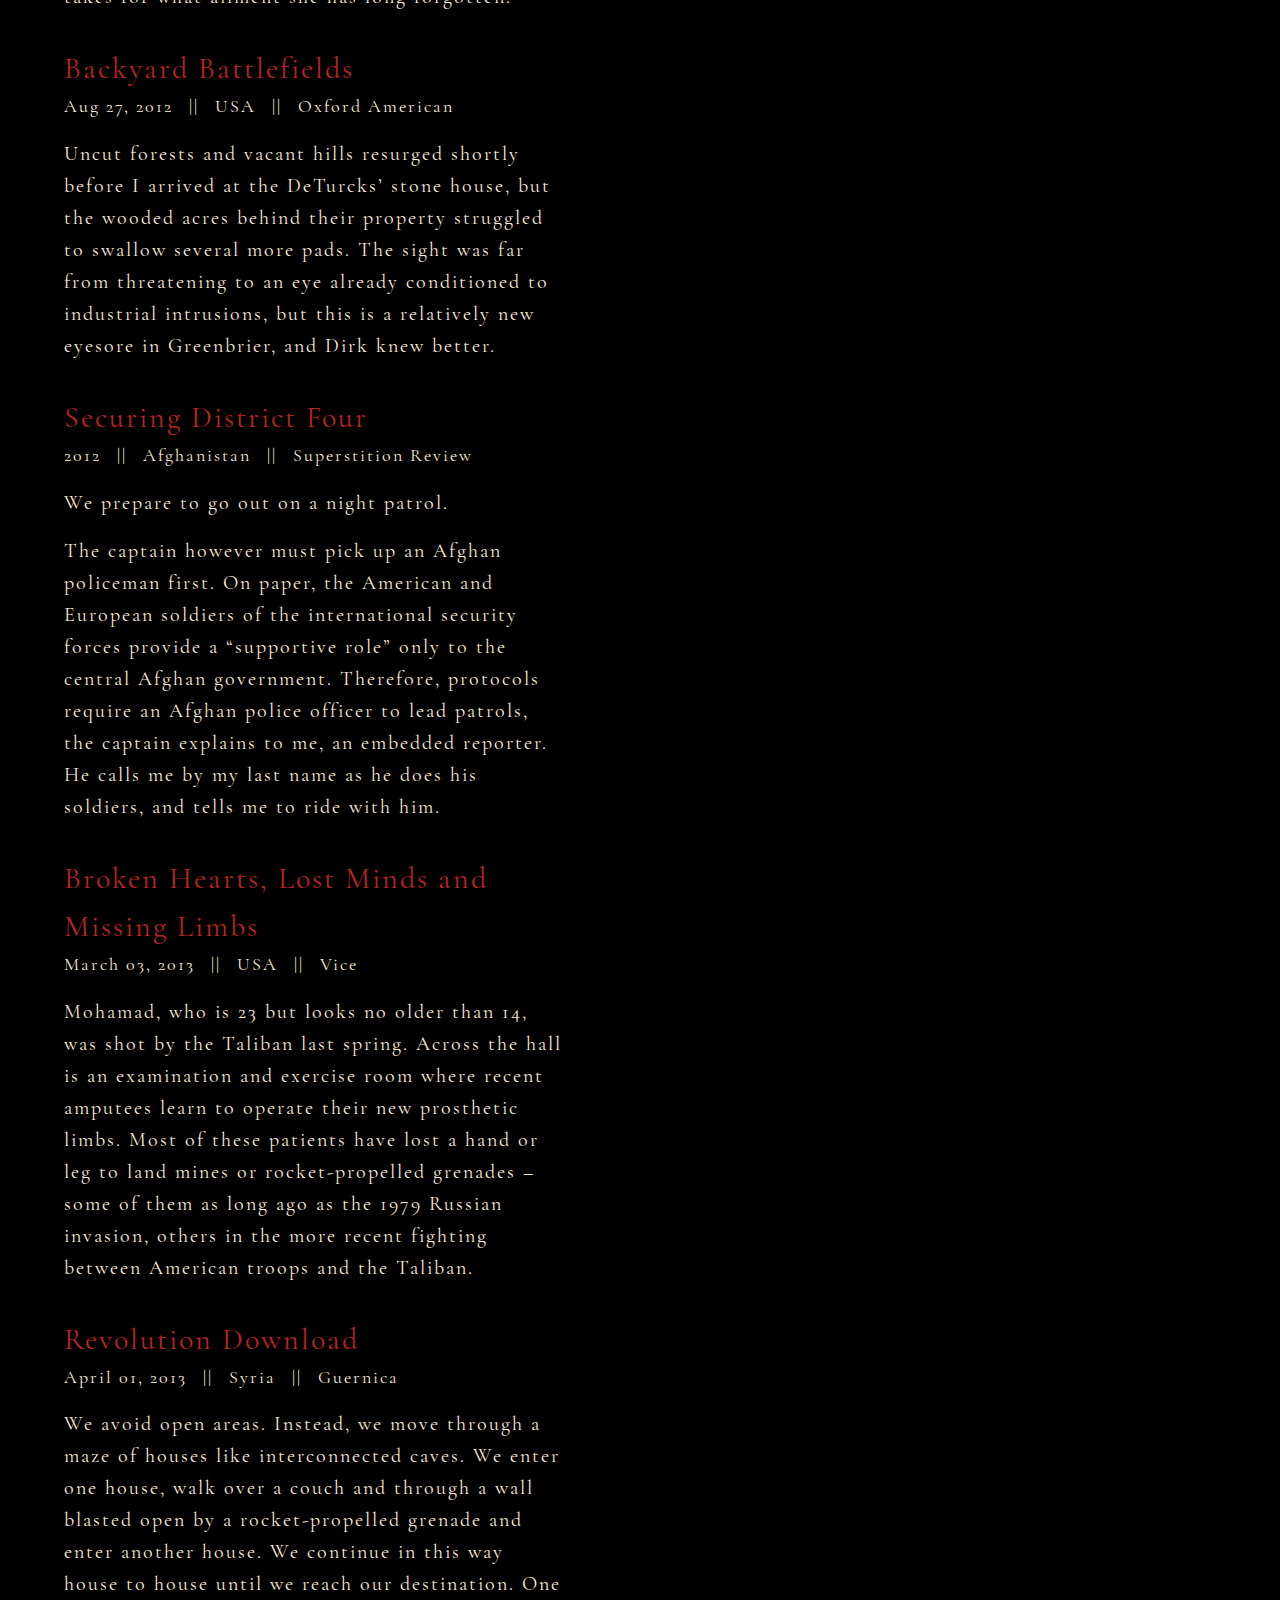
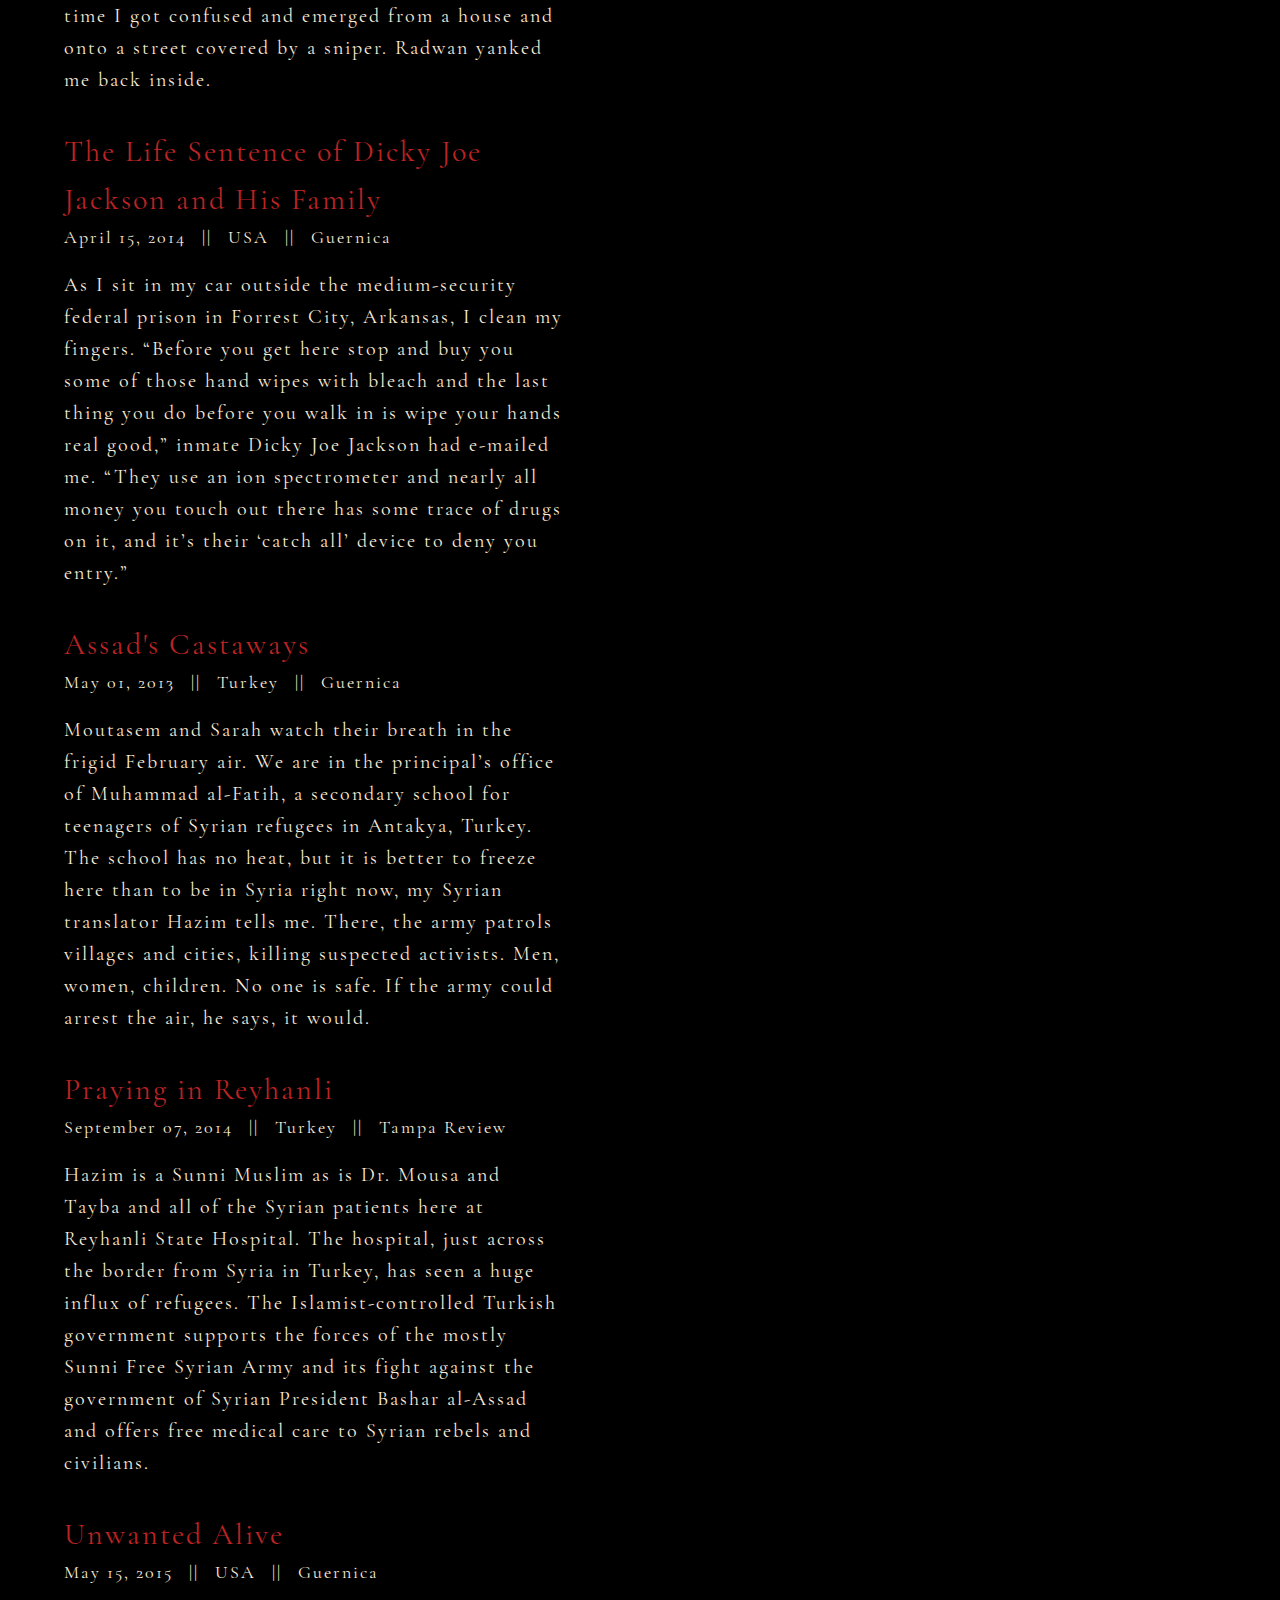
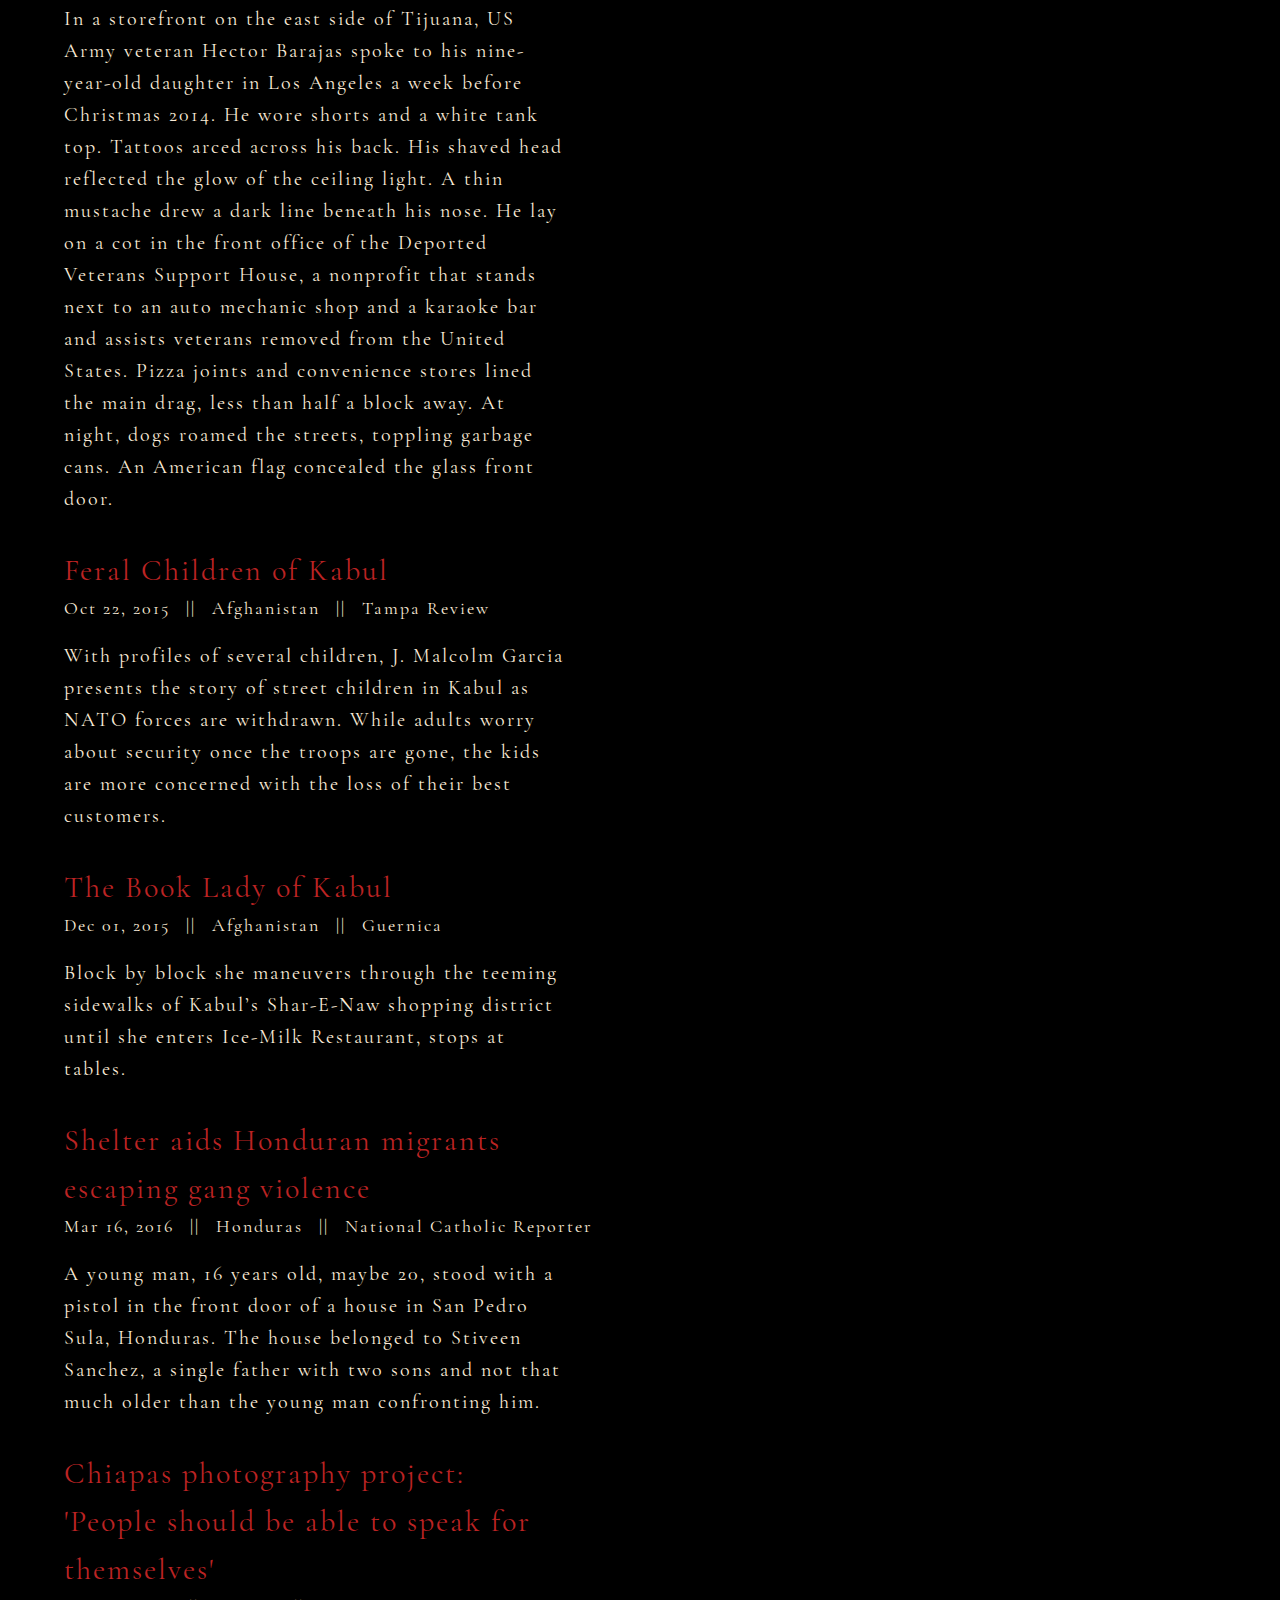
<file: articles.html>
<!DOCTYPE html>
<html lang="en">
<head>
    <meta charset="UTF-8">
    <meta http-equiv="X-UA-Compatible" content="IE=edge">
    <meta name="viewport" content="width=device-width, initial-scale=1.0">
    <title>J. Malcolm Garcia</title>
    <link rel="stylesheet" href="styles/style.css">

    <script src="src/articles.js" defer></script>
    <script src="src/script.js" defer></script>
</head>
<body>
    <section class="header-top flex" id="main">
        <section class="mobile-header">
            <div class="hamburger">
                <span class="hamburger-span"></span>
                <span class="hamburger-span span-reverse"></span>
            </div>
            <section class="header-left">
                <h2>
                    <a class="underline" href="index.html">J. Malcolm Garcia</a>
                </h2>
            </section>
        </section>
        <nav class="header-right">
            <ul class="header-nav flex">
                <li>
                    <a class="nav-link underline" href="index.html#bio">Bio</a>
                </li>
                <li>
                    <a class="nav-link underline" href="books.html">Books</a>
                </li>
                <li class="dropdown">
                    <a class="nav-link underline" href="articles.html#articlesMain">Writing</a>
                    <div class="list-container">
                        <ul class="dropdown-list">
                            <li>
                                <a class="underline" href="articles.html#articlesMain">Reporting</a>
                            </li>
                            <span class="article-bars">||</span>
                            <li>
                                <a class="underline" href="articles.html#essays">Essays</a>
                            </li>
                            <span class="article-bars">||</span>
                            <li>
                                <a class="underline" href="articles.html#fiction">Fiction</a>
                            </li>
                        </ul>
                    </div>
                </li>
                <li>
                    <a class="nav-link underline" href="index.html#publisher">Publishers</a>
                </li>
                <li>
                    <a class="nav-link underline" href="index.html#contact">Contact</a>
                </li>
            </ul>
        </nav>
    </section>
    <section class="">
        <button class="open-nav"></button>
        <ul class="article-nav">
            <li>
                <button class="mainop">+</button>
            </li>
            <ul class="article-main-nav">
                <li>
                    <button class="reverse">&#8645; Date</button>
                </li>
            <li>
                <a href="#top" class="tag">All</a>
            </li>
            <li>
                <!-- <button href="articles.html" class="tag">Afghanistan</button> -->
                <a href="#top" class="tag">Afghanistan</a>
            </li>
            <li>
                <a href="#top" class="tag">Argentina</a>
            </li>
            <li>
                <a href="#top" class="tag">Chad</a>
            </li>
            <li>
                <a href="#top" class="tag">Egypt</a>
            </li>
            <li>
                <a href="#top" class="tag">Haiti</a>
            </li>
            <li>
                <a href="#top" class="tag second">Honduras</a>
            </li>
            <li>
                <a href="#top" class="tag">Kosovo</a>
            </li>
            <li>
                <a href="#top" class="tag">Mexico</a>
            </li>
            <li>
                <a href="#top" class="tag">N. Ireland</a>
            </li>
            <li>
                <a href="#top" class="tag">Pakistan</a>
            </li>
            <li>
                <a href="#top" class="tag">Syria</a>
            </li>
            <li>
                <a href="#top" class="tag">Turkey</a>
            </li>
            <li>
                <a href="#top" class="tag">USA</a>
            </li>
            <li>
                <a href="#top" class="tag">Vietnam</a>
            </li>
 
        </ul>
    
   
    </section>
    <main class="articles-main">
        <header id="articlesMain">
            <!-- <h1>Articles</h1> -->
        </header>
        <section id="reporting">
            <header id="top">
                <h2>Reporting</h2>
            </header>
            <ul class="article-reporting-list">
                <li>
                    <ul class="article-list article-country-list">
                        <li class="report-article">
                            <section class="article-title">
                                <h4>
                                    <a target="_blank" rel="noopener noreferrer" href="https://www.vqronline.org/dispatch/curfew-afghanistan-2002">Curfew</a>
                                </h4>
                            </section>
                            <section class="article-publication"> 
                                <div class="mobile-flex flex">
                                    <span class="article-publisher">VQR</span>
                                    <span class="article-bars">||</span>
                                    <span class="article-country">Afghanistan</span>
                                </div>
                                    <span class="article-bars">||</span>
                                    <span class="article-date">March 15, 2004</span>
                            </section>
                            <section class="article-exerpt">
                                <p>Cursing, I slam down the receiver and run out of the house, shout for Bro. He stands by his car still parked on the street. Arms folded, he turns to me, a stocky young man with black hair and a heavy mustache. He wears a leather jacket and jeans. He used to lift weights and box. Despite a potbelly he could kick my ass.</p>
                            </section>
                        </li>
                        <li class="report-article">
                            <section class="article-title">
                                <h4>
                                    <a target="_blank" rel="noopener noreferrer" href="https://www.vqronline.org/dispatch/descent-haiti">Descent into Haiti</a>
                                </h4>
                            </section>
                            <section class="article-publication">
                                <div class="mobile-flex flex">
                                    <span class="article-publisher">VQR</span>
                                    <span class="article-bars">||</span>
                                    <span class="article-country">Haiti</span>
                                </div>
                                <span class="article-bars">||</span>
                                <span class="article-date">March 23, 2006</span>
                            </section>
                            <section class="article-exerpt">
                                <p>We descend into Cité Soleil. Mattresses smolder on the trash-strewn roads in this sprawling seaside slum of Port-au-Prince. Gray smoke blows off islands of refuse and the charred remains of burned cars, and the twisted, immolate [...]</p>
                            </section>
                        </li>
                        <li class="report-article">
                            <section class="article-title">
                                <h4>
                                    <a target="_blank" rel="noopener noreferrer" href="https://www.missourireview.com/article/war-costs/">War Costs</a>
                                </h4>
                            </section>
                            <section class="article-publication">
                                <div class="mobile-flex flex">
                                    <span class="article-publisher">Missouri Review</span>
                                    <span class="article-bars">||</span>
                                    <span class="article-country">Afghanistan</span>
                                </div>
                                <span class="article-bars">||</span>
                                <span class="article-date">June 01, 2006</span>
                            </section>
                            <section class="article-exerpt">
                                <p>As my U.N. flight from Islamabad taxis to a stop at Kabul International Airport, I see Masood and Wahob waiting for me behind the wire gate of the parking lot….Together the two of them took me for four hundred dollars the last time I was there.</p>
                            </section>
                        </li>
                        <li class="report-article">
                            <section class="article-title">
                                <h4>
                                    <a target="_blank" rel="noopener noreferrer" href="https://muse.jhu.edu/article/205979/pdf">Empty Streets, Missing Children</a>
                                </h4>
                            </section>
                            <section class="article-publication">
                                <div class="mobile-flex flex">
                                    <span class="article-publisher">Fourth Genre</span>
                                    <span class="article-bars">||</span>
                                    <span class="article-country">Honduras</span>
                                </div>
                                <span class="article-bars">||</span>
                                <span class="article-date">Nov 02, 2006</span>
                            </section>
                            <section class="article-exerpt">
                                <p>Here in the capital of Honduras, one of the youngest and poorest democracies in the western hemisphere, where the average income is about 30 dollars a month, no street kids? Not even beggars?</p>
                                <p>Doesn’t make sense.</p>
                            </section>
                        </li>
                        <li class="report-article">
                            <section class="article-title">
                                <h4>
                                    <a target="_blank" rel="noopener noreferrer" href="https://www.vqronline.org/vqr-portfolio/african-promise-chad-august-september-2006">African Promise</a>
                                </h4>
                            </section>
                            <section class="article-publication">
                                <div class="mobile-flex flex">
                                    <span class="article-publisher">VQR</span>
                                    <span class="article-bars">||</span>
                                    <span class="article-country">Chad</span>
                                </div>
                                <span class="article-bars">||</span>
                                <span class="article-date">Dec 20, 2006</span>
                            </section>
                            <section class="article-exerpt">
                                <p>The throbbing music emanating from Le Carnivore Restaurant behind our hotel grows tinnier with each tortured beat, the voices rising to ever higher levels of screeching, and although Darren and I feel exhausted from the twenty-four-hour flight from B [...]</p>
                            </section>
                        </li>
                        <li class="report-article">
                            <section class="article-title">
                                <h4>
                                    <a target="_blank" rel="noopener noreferrer" href="https://www.vqronline.org/essay/white-train">The White Train</a>
                                </h4>
                            </section>
                            <section class="article-publication">
                                <div class="mobile-flex flex">
                                    <span class="article-publisher">VQR</span>
                                    <span class="article-bars">||</span>
                                    <span class="article-country">Argentina</span>
                                </div> 
                                <span class="article-bars">||</span>
                                <span class="article-date">Sept 03, 2007</span>
                            </section>
                            <section class="article-exerpt">
                                <p>Cut grass blows into the face of a cartonero as he looks out the door of a White Train. Buenos Aires, June 2007 The White Train carries us. We racket from side to side on warped steel tracks, our nostrils burning with the odor of aged [...]</p>
                            </section>
                        </li>
                        <li class="report-article">
                            <section class="article-title">
                                <h4>
                                    <a target="_blank" rel="noopener noreferrer" href="https://muse.jhu.edu/article/222704/pdf">Lay of the Land</a>
                                </h4>
                            </section>
                            <section class="article-publication">
                                <div class="mobile-flex flex">
                                    <span class="article-publisher">Missouri Review</span>
                                    <span class="article-bars">||</span>
                                    <span class="article-country">Afghanistan</span>
                                </div> 
                                <span class="article-bars">||</span>
                                <span class="article-date">Nov 03, 2007</span>
                            </section>
                            <section class="article-exerpt">
                                <p>I arrived in Kabul yesterday afternoon from Washington, D.C., two months after the September 11 attacks, one of four reporters with Knight Ridder Newspapers. Three years earlier, I was divorced and brokenhearted. I left my California home and a thirteen-year social work career for newspaper jobs on the East Coast. Little did I know then that my despair-injected, impetuous move would one day lead to a second career in journalism and an assignment in Afghanistan.</p>
                            </section>
                        </li>
                        <li class="report-article">
                            <section class="article-title">
                                <h4>
                                    <a target="_blank" rel="noopener noreferrer" href="https://go.gale.com/ps/i.do?id=GALE%7CA178632093&sid=googleScholar&v=2.1&it=r&linkaccess=abs&issn=01496441&p=AONE&sw=w&userGroupName=anon%7E4ca58f11">A Good Life Cowboy</a>
                                </h4>
                            </section>
                            <section class="article-publication">
                                <div class="mobile-flex flex">
                                    <span class="article-publisher">West Branch</span>
                                    <span class="article-bars">||</span>
                                    <span class="article-country">Afghanistan</span>
                                </div>
                                <span class="article-bars">||</span>
                                <span class="article-date">Spring-Summer 2008</span>
                            </section>
                            <section class="article-exerpt">
                                <p>A scrim of dust hovers above the alley and drains the light, turning this December afternoon into dusk long before sunset. Peter and I walk to a rotted wood door that leads us into a corridor of mud and clay. Moving slowly, we crouch beneath a slumped brick walk that spans a narrow passageway and walk past bearded old men, foul smelling and ragged, who squat amid caged birds. The birds' desperate high-pitched songs follow us deeper inside, past the dirt-smeared faces of boys who leer at us, like shadows against the walls. We keep walking toward a blanket behind which rise the shouts of men.</p>
                            </section>
                        </li>
                        <li class="report-article">
                            <section class="article-title">
                                <h4>
                                    <a target="_blank" rel="noopener noreferrer" href="https://www.vqronline.org/vqr-portfolio/all-country-will-be-shaking">All The Country Will Be Shaking</a>
                                </h4>
                            </section>
                            <section class="article-publication">
                                <div class="mobile-flex flex">
                                    <span class="article-publisher">VQR</span>
                                    <span class="article-bars">||</span>
                                    <span class="article-country">Afghanistan</span>
                                </div>
                                <span class="article-bars">||</span>
                                <span class="article-date">Jan 01, 2008</span>
                            </section>
                            <section class="article-exerpt">
                                <p>Watch the suit run, the boys chasing him. War orphans, some of them, others carrying their younger siblings, polio afflicted, across their shoulders, hands outstretched. “Money, mister,” they beg. Clutching his jacket, his shirt, they are a locus [...]</p>
                            </section>
                        </li>
                        <li class="report-article">
                            <section class="article-title">
                                <h4>
                                    <a target="_blank" rel="noopener noreferrer" href="https://pulitzercenter.org/stories/gypsy-families-kosovo-toxic-land">Gypsy Families in Kosovo on Toxic Land</a>
                                </h4>
                            </section>
                            <section class="article-publication">
                                <div class="mobile-flex flex">
                                    <span class="article-publisher">The Washington Times</span>
                                    <span class="article-bars">||</span>
                                    <span class="article-country">Kosovo</span>
                                </div>
                                <span class="article-bars">||</span>
                                <span class="article-date">May 03, 2009</span>
                            </section>
                            <section class="article-exerpt">
                                <p>Lead blackens the children's teeth, blanks out memories and stunts growth. Other symptoms of lead poisoning include aggressive behavior, nervousness, dizziness, vomiting and high fever. The children swing between bursts of nervous hyperactivity and fainting spells. Some have epileptic fits.</p>
                            </section>
                        </li>
                        <li class="report-article">
                            <section class="article-title">
                                <h4>
                                    <a target="_blank" rel="noopener noreferrer" href="https://pulitzercenter.org/stories/gypsies-relocated-un-remain-toxic-land">Gypsies Relocated by UN Remain on Toxic Land</a>
                                </h4>
                            </section>
                            <section class="article-publication">
                                <div class="mobile-flex flex">
                                    <span class="article-publisher">Global Post</span>
                                    <span class="article-bars">||</span>
                                    <span class="article-country">Kosovo</span>
                                </div>
                                <span class="article-bars">||</span>
                                <span class="article-date">April 14, 2009</span>
                            </section>
                            <section class="article-exerpt">
                                <p>Osterrode Camp and Chesmin Lug Camp were established by the United Nations High Commissioner for Refugees in 1999 as a temporary measure, when the 9,000-member Roma or gypsy neighborhood on the southern shore of the Ibar River was burnt down by Albanians in the dying days of the Kosovo conflict. The Albanians had accused the Roma of collaborating with the Serb army, a charge the Roma dismiss as unfounded.</p>
                            </section>
                        </li>
                        <li class="report-article">
                            <section class="article-title">
                                <h4>
                                    <a target="_blank" rel="noopener noreferrer" href="https://www.vqronline.org/web-exclusive/we-are-not-just-refugees">We Are Not Just Refugees</a>
                                </h4>
                            </section>
                            <section class="article-publication">
                                <div class="mobile-flex flex">
                                    <span class="article-publisher">VQR</span>
                                    <span class="article-bars">||</span>
                                    <span class="article-country">Afghanistan</span>
                                </div>
                                <span class="article-bars">||</span>
                                <span class="article-date">Summer 2009</span>
                            </section>
                            <section class="article-exerpt">
                                <p>The sad looking man with the forced smile works the counter at Church’s Chicken.He takes orders, sweats in the numbing glare of heat lamps.His dark, lined face strains. He has an engineering degree from Kabul University.</p>
                            </section>
                        </li>
                        <li class="report-article">
                            <section class="article-title">
                                <h4>
                                    <a target="_blank" rel="noopener noreferrer" href="https://www.smithsonianmag.com/history/german-pows-on-the-american-homefront-141009996/">German POWs on the American Homefront</a>
                                </h4>
                            </section>
                            <section class="article-publication">
                                <div class="mobile-flex flex">
                                    <span class="article-publisher">Smithsonian Magazine</span>
                                    <span class="article-bars">||</span>
                                    <span class="article-country">USA</span>
                                </div>
                                <span class="article-bars">||</span>
                                <span class="article-date">Sept 15, 2009</span>
                            </section>
                            <section class="article-exerpt">
                                <p>In the mid-1940s when Mel Luetchens was a boy on his family’s Murdock, Nebraska, farm where he still lives, he sometimes hung out with his father’s hired hands, “I looked forward to it,” he said. “They played games with us and brought us candy and gum.” The hearty young men who helped his father pick corn or put up hay or build livestock fences were German prisoners of war from a nearby camp. “They were the enemy, of course,” says Luetchens, now 70 and a retired Methodist minister. “But at that age, you don’t know enough to be afraid.”</p>
                            </section>
                        </li>
                        <li class="report-article">
                            <section class="article-title">
                                <h4>
                                    <a target="_blank" rel="noopener noreferrer" href="https://www.guernicamag.com/j_malcolm_garcia_afghanistan_t/">Afghanistan Today, Where the Taliban is ‘The Opposition’</a>
                                </h4>
                            </section>
                            <section class="article-publication">
                                <div class="mobile-flex flex">
                                    <span class="article-publisher">Guernica</span>
                                    <span class="article-bars">||</span>
                                    <span class="article-country">Afghanistan</span>
                                </div>
                                <span class="article-bars">||</span>
                                <span class="article-date">Oct 04, 2009</span>
                            </section>
                            <section class="article-exerpt">
                                <p>A sixteen-year-old boy told me he was voting for President Hamid Karzai so that the next five years will be better than the last. I asked him how he could vote, since no one under 18 was eligible. He had a simple explanation. The village elder called a meeting and announced his support for Karzai, commanding that all the people should vote for him, too. Then he contacted representatives of the voting commission to come to the village and register the people. Although Ahmad is sixteen, the village elder said he and many other teenagers were eighteen.</p>
                            </section>
                        </li>
                        <li class="report-article">
                            <section class="article-title">
                                <h4>
                                    <a target="_blank" rel="noopener noreferrer" href="https://www.vqronline.org/vqr-portfolio/call-narcocorrido">Call of the Narcocorrido</a>
                                </h4>
                            </section>
                            <section class="article-publication">
                                <div class="mobile-flex flex">
                                    <span class="article-publisher">VQR</span>
                                    <span class="article-bars">||</span>
                                    <span class="article-country">Mexico</span>
                                </div>
                                <span class="article-bars">||</span>
                                <span class="article-date">Oct 05, 2009</span>
                            </section>
                            <section class="article-exerpt">
                                <p>In the PM newsroom, two men listen to the strains of a narcocorrido drifting from a police scanner. The vague shrill discord of accordions and a brass band echoes in the glass office until a burst of distortion shatters the ill-begotten melody and imposes a staticky silence. They know in the expanding quiet that someone will die tonight.</p>
                            </section>
                        </li>
                        <li class="report-article">
                            <section class="article-title">
                                <h4>
                                    <a target="_blank" rel="noopener noreferrer" href="https://www.typeinvestigations.org/investigation/2009/12/29/troubled-peace-northern-ireland/">A Troubled Peace in Northern Ireland</a>
                                </h4>
                            </section>
                            <section class="article-publication">
                                <div class="mobile-flex flex">
                                    <span class="article-publisher">The Washington Times</span>
                                    <span class="article-bars">||</span>
                                    <span class="article-country">N. Ireland</span>
                                </div>
                                <span class="article-bars">||</span>
                                <span class="article-date">Dec 29, 2009</span>
                            </section>
                            <section class="article-exerpt">
                                <p>The killing in October 2007 of Mr. Quinn, a 21-year-old truck driver who grew up in the militant rural county known as South Armagh, offers a stark reminder that Northern Ireland’s legacy of paramilitary violence has yet to fade more than a decade after the U.S.-brokered agreement ended the war between local Roman Catholics and Protestants loyal to British rule.</p>
                            </section>
                        </li>
                        <li class="report-article">
                            <section class="article-title">
                                <h4>
                                    <a target="_blank" rel="noopener noreferrer" href="https://www.vqronline.org/vqr-portfolio/most-dangerous-most-unmerciful">Most Dangerous, Most Unmerciful</a>
                                </h4>
                            </section>
                            <section class="article-publication">
                                <div class="mobile-flex flex">
                                    <span class="article-publisher">VQR</span>
                                    <span class="article-bars">||</span>
                                   <span class="article-country">Afghanistan</span>
                                </div>
                                <span class="article-bars">||</span>
                                <span class="article-date">Spring 2010</span>
                            </section>
                            <section class="article-exerpt">
                                <p>On the eve of Afghanistan’s historic election, nothing seemed apt to change. A bombed-out car at sunset in Kabul. (Rafal Gerszak / Aurora Photos)You know how it is.You can’t run off to every bombing even with a presidential election just days awa [...]</p>
                            </section>
                        </li>
                        <li class="report-article">
                            <section class="article-title">
                                <h4>
                                    <a target="_blank" rel="noopener noreferrer" href="https://legacy.pulitzercenter.org/reporting/here-everything-poison">Here Everything is Poison</a>
                                </h4>
                            </section>
                            <section class="article-publication">
                                <div class="mobile-flex flex">
                                    <span class="article-publisher">VQR </span>
                                    <span class="article-bars">||</span>
                                    <span class="article-country">Kosovo</span>
                                </div>
                                <span class="article-bars">||</span>
                                <span class="article-date">Fall 2010</span>
                            </section>
                            <section class="article-exerpt">
                                <p>Cold winds carry lead-filled dust from a nearby slagheap, a hundred million tonnes of toxic tailings, and scatter it on clothes hanging from laundry lines, on open buckets of drinking water, on the dirt children play in, and on the feral dogs running down alleys in this former French army barracks housing about 250 displaced Roma men, women, and children.</p>
                            </section>
                        </li>
                        <li class="report-article">
                            <section class="article-title">
                                <h4>
                                    <a target="_blank" rel="noopener noreferrer" href="https://www.guernicamag.com/garcia_10_15_10/">The missing</a>
                                </h4>
                            </section>
                            <section class="article-publication">
                                <div class="mobile-flex flex">
                                    <span class="article-publisher">Guernica</span>
                                    <span class="article-bars">||</span>
                                    <span class="article-country">Pakistan</span>
                                </div>
                                <span class="article-bars">||</span>
                                <span class="article-date">Oct 15, 2010</span>
                            </section>
                            <section class="article-exerpt">
                                <p>Amina kept all the flowers her husband Masood gave her over the years. She kept the first bottle of perfume, the first scarf. She believes he will be back as strongly as she believes in God. Tomorrow or the day after or next week or next month. She doesn’t know when, but someday. She must believe this to stay motivated. If she is a fool, okay, let her be a fool.</p>
                            </section>
                        </li>
                        <li class="report-article">
                            <section class="article-title">
                                <h4>
                                    <a target="_blank" rel="noopener noreferrer" href="https://www.guernicamag.com/garcia_1_1_11/">Bed 18</a>
                                </h4>
                            </section>
                            <section class="article-publication">
                                <div class="mobile-flex flex">
                                    <span class="article-publisher">Guernica</span>
                                    <span class="article-bars">||</span>
                                    <span class="article-country">Afghanistan</span>
                                </div>
                                <span class="article-bars">||</span>
                                <span class="article-date">Jan 01, 2011</span>
                            </section>
                            <section class="article-exerpt">
                                <p> In Bed 19, a woman suffers from high blood pressure and burns to her feet from boiling water spilled from a pot; Bed 21 burned herself lighting an oil lamp; Bed 20 fell against a hot water heater.</p>
                            </section>
                        </li>
                        <li class="report-article">
                            <section class="article-title">
                                <h4>
                                    <a target="_blank" rel="noopener noreferrer" href="https://www.motherjones.com/politics/2011/02/self-immolation-afghanistan-maria-bashir-herat/">Abusive Afghan Husbands Want This Woman Dead</a>
                                </h4>
                            </section>
                            <section class="article-publication">
                                <div class="mobile-flex flex">
                                    <span class="article-publisher">Mother Jones</span>
                                    <span class="article-bars">||</span>
                                    <span class="article-country">Afghanistan</span>
                                </div>
                                <span class="article-bars">||</span>
                                <span class="article-date">Winter 2011</span>
                            </section>
                            <section class="article-exerpt">
                                <p>A 22-YEAR-OLD WOMAN lies naked on a tile platform. Ninety percent of her body is burned—her skin mottled brown and in places torn open, exposing the white tissue of seared muscle. Nurses bathe her with saline solution. An IV tube drips fluid into her right foot, one of the few unburned places on her body. The odor of her flesh mixes with lingering traces of the cooking fuel she doused herself with.</p>
                            </section>
                        </li>
                        <li class="report-article">
                            <section class="article-title">
                                <h4>
                                    <a target="_blank" rel="noopener noreferrer" href="https://www.typeinvestigations.org/investigation/2011/04/28/now-ye-know-bosses/">Now Ye Know Who the Bosses Are Here</a>
                                </h4>
                            </section>
                            <section class="article-publication">
                                <div class="mobile-flex flex">
                                    <span class="article-publisher">McSweeney's</span>
                                    <span class="article-bars">||</span>
                                    <span class="article-country">N. Ireland</span>
                                </div>
                                <span class="article-bars">||</span>
                                <span class="article-date">April 28, 2011</span>
                            </section>
                            <section class="article-exerpt">
                                <p>This young man sitting beside me, eyes tearing, balls of his feet bouncing ceaselessly off the pavement, tells me that he knew Paul Quinn for seven, eight years. Friends, so they were. Through school and driving tractors together and running bales in the summer.</p>
                            </section>
                        </li>
                        <li class="report-article">
                            <section class="article-title">
                                <h4>
                                    <a target="_blank" rel="noopener noreferrer" href="https://www.vqronline.org/essay/breathing">Breathing In</a>
                                </h4>
                            </section>
                            <section class="article-publication">
                                <div class="mobile-flex flex">
                                    <span class="article-publisher">VQR</span>
                                    <span class="article-bars">||</span>
                                    <span class="article-country">Iraq</span>
                                </div>
                                <span class="article-bars">||</span>
                                <span class="article-date">Spring 2011</span>
                            </section>
                            <section class="article-exerpt">
                                <p>The burn pit on Balad Airbase in Iraq had a life of its own. Black smoke and orange flames shot heavenward twenty-four seven. Big as five football fields. Ten acres easy. Lit up the whole night sky. When the seasons changed and the winds died and the air didn't move, the smoke just hung, a stagnant mass over the whole base.</p>
                            </section>
                        </li>
                        <li class="report-article">
                            <section class="article-title">
                                <h4>
                                    <a target="_blank" rel="noopener noreferrer" href="https://www.guernicamag.com/garcia_6_1_11/">Pyramid Schemes</a>
                                </h4>
                            </section>
                            <section class="article-publication">
                                <div class="mobile-flex flex">
                                    <span class="article-publisher">Guernica</span>
                                    <span class="article-bars">||</span>
                                    <span class="article-country">Egypt</span>
                                </div>
                                <span class="article-bars">||</span>
                                <span class="article-date">June 01, 2011</span>
                            </section>
                            <section class="article-exerpt">
                                <p>Dozens of people push and shove, jostling around the grandmother, 48-year-old Magada Ahmed Mohammad. Spinning in circles, moving one way and then another with no apparent purpose other than to escape the crush of bodies descending on Cairo’s Tahrir Square for today’s demonstration, a day of “cleansing and prosecution” as organizers have called it.</p>
                            </section>
                        </li>
                        <li class="report-article">
                            <section class="article-title">
                                <h4>
                                    <a target="_blank" rel="noopener noreferrer" href="https://www.typeinvestigations.org/investigation/2011/08/16/smoke-screen/">Smoke Screen</a>
                                </h4>
                            </section>
                            <section class="article-publication">
                                <div class="mobile-flex flex">
                                    <span class="article-publisher">Guernica</span>
                                    <span class="article-bars">||</span>
                                    <span class="article-country">Afghanistan</span>
                                </div>
                                <span class="article-bars">||</span>
                                <span class="article-date">Aug 16, 2011</span>
                            </section>
                            <section class="article-exerpt">
                                <p>Sipping tea, the shopkeepers wait for my questions while keeping a wary eye on the passing soldiers. What is it like living so close to an American base? I want to know. I expect them to grumble about the soldiers searching their shops. Instead, they tell me about a strange odor they say comes from the base. It smells of plastic.</p>
                            </section>
                        </li>
                        <li class="report-article">
                            <section class="article-title">
                                <h4>
                                    <a target="_blank" rel="noopener noreferrer" href="https://www.typeinvestigations.org/investigation/2011/08/24/toxic-trash/">Toxic Trash</a>
                                </h4>
                            </section>
                            <section class="article-publication">
                                <div class="mobile-flex flex">
                                    <span class="article-publisher">Oxford American</span>
                                    <span class="article-bars">||</span>
                                    <span class="article-country">Iraq</span>
                                </div>
                                <span class="article-bars">||</span>
                                <span class="article-date">Aug 24, 2011</span>
                            </section>
                            <section class="article-exerpt">
                                <p>Billy told his wife, Dina, in e-mails from Iraq that the stench was killing him. The air so dirty it rained mud. He didn’t call them burn pits. She can’t recall what he called them. He didn’t meankilling him literally. Just that the overwhelming odor was god-awful and tearing up his sinuses. He didn’t wear a mask. It would not have been practical. In heat that soared above a hundred degrees, what soldier would wear one?</p>
                            </section>
                        </li>
                        <li class="report-article">
                            <section class="article-title">
                                <h4>
                                    <a target="_blank" rel="noopener noreferrer" href="https://www.typeinvestigations.org/news/2011/11/10/burned/">Burned Out</a>
                                </h4>
                            </section>
                            <section class="article-publication">
                                <div class="mobile-flex flex">
                                    <span class="article-publisher">typeInvetigations</span>
                                    <span class="article-bars">||</span>
                                    <span class="article-country">Afghanistan</span>
                                </div>
                                <span class="article-bars">||</span>
                                <span class="article-date">Nov 10, 2011</span>
                            </section>
                            <section class="article-exerpt">
                                <p>Conclusions in scientific studies can often be discovered not at the end but between the proverbial lines of any given report. Certainly that is the case in the recent Institute of Medicine study, “Long-Term Health Consequences of Exposure to Burn Pits in Iraq and Afghanistan,” that found no conclusive proof that dust and pollution in the war zones of Afghanistan and Iraq have caused illnesses in American troops and the local populations.</p>
                            </section>
                        </li>
                        <li class="report-article">
                            <section class="article-title">
                                <h4>
                                    <a target="_blank" rel="noopener noreferrer" href="https://www.guernicamag.com/j-malcolm-garcia-old-guns/">Old Guns</a>
                                </h4>
                            </section>
                            <section class="article-publication">
                                <div class="mobile-flex flex">
                                    <span class="article-publisher">Guernica</span>
                                    <span class="article-bars">||</span>
                                    <span class="article-country">Afghanistan</span>
                                </div>
                                <span class="article-bars">||</span>
                                <span class="article-date">Dec 05, 2012</span>
                            </section>
                            <section class="article-exerpt">
                                <p>I follow him up some broken stairs to the second floor of his shop. He points to a rug and we sit on the floor near an open balcony. Rifles and pistols, decorated with ivory and tin, hang from the cinder block walls beside circular shields and swords brown from rust and age. Knives and spiked battle flails lay tangled in the corners.</p>
                            </section>
                        </li>
                        <li class="report-article">
                            <section class="article-title">
                                <h4>
                                    <a target="_blank" rel="noopener noreferrer" href="https://daedalus.umkc.edu/newletters/kipper_ce/NewLetters-V78-N2-P-9-20.html">City of the Dead</a>
                                </h4>
                            </section>
                            <section class="article-publication">
                                <div class="mobile-flex flex">
                                    <span class="article-publisher">New Letters</span>
                                    <span class="article-bars">||</span>
                                    <span class="article-country">Egypt</span>
                                </div>

                                <span class="article-bars">||</span>
                                <span class="article-date">Winter 2012</span>
                            </section>
                            <section class="article-exerpt">
                                <p>Her crimped fingers uncoil one by one against the gnarled restraints of arthritis. With what little flexibility remains in the nearly petrified muscles, the fingers crab walk across the rumpled sheets of her bed; they probe forward, as would a spider on ruined legs, toward a brown bottle of medicine she takes for what ailment she has long forgotten.</p>
                            </section>
                        </li>
                        <li class="report-article">
                            <section class="article-title">
                                <h4>
                                    <a target="_blank" rel="noopener noreferrer" href="https://www.typeinvestigations.org/investigation/2012/08/27/backyard-battlefields/">Backyard Battlefields</a>
                                </h4>
                            </section>
                            <section class="article-publication">
                                <div class="mobile-flex flex">
                                    <span class="article-publisher">Oxford American</span>
                                    <span class="article-bars">||</span>
                                    <span class="article-country">USA</span>
                                </div>
                                <span class="article-bars">||</span>
                                <span class="article-date">Aug 27, 2012</span>
                            </section>
                            <section class="article-exerpt">
                                <p>Uncut forests and vacant hills resurged shortly before I arrived at the DeTurcks’ stone house, but the wooded acres behind their property struggled to swallow several more pads. The sight was far from threatening to an eye already conditioned to industrial intrusions, but this is a relatively new eyesore in Greenbrier, and Dirk knew better.</p>
                            </section>
                        </li>
                        <li class="report-article">
                            <section class="article-title">
                                <h4>
                                    <a target="_blank" rel="noopener noreferrer" href="https://superstitionreview.asu.edu/issue9/nonfiction/jmalcolmgarcia">Securing District Four</a>
                                </h4>
                            </section>
                            <section class="article-publication">
                                <div class="mobile-flex flex">
                                    <span class="article-publisher">Superstition Review</span>
                                    <span class="article-bars">||</span>
                                    <span class="article-country">Afghanistan</span>
                                </div>                               
                                <span class="article-bars">||</span>
                                <span class="article-date">2012</span>
                            </section>
                            <section class="article-exerpt">
                                <p>We prepare to go out on a night patrol. </p>
                                <p>The captain however must pick up an Afghan policeman first. On paper, the American and European soldiers of the international security forces provide a “supportive role” only to the central Afghan government. Therefore, protocols require an Afghan police officer to lead patrols, the captain explains to me, an embedded reporter. He calls me by my last name as he does his soldiers, and tells me to ride with him. </p>
                            </section>
                        </li>
                        <li class="report-article">
                            <section class="article-title">
                                <h4>
                                    <a target="_blank" rel="noopener noreferrer" href="https://www.vice.com/da/article/znq5gw/broken-hearts-lost-minds-and-missing-limbs-0239876-v19n12">Broken Hearts, Lost Minds and Missing Limbs</a>
                                </h4>
                            </section>
                            <section class="article-publication">
                                <div class="mobile-flex flex">
                                    <span class="article-publisher">Vice</span>
                                    <span class="article-bars">||</span>
                                    <span class="article-country">USA</span>
                                </div>                               
                                <span class="article-bars">||</span>
                                <span class="article-date">March 03, 2013</span>
                            </section>
                            <section class="article-exerpt">
                                <p>Mohamad, who is 23 but looks no older than 14, was shot by the Taliban last spring. Across the hall is an examination and exercise room where recent amputees learn to operate their new prosthetic limbs. Most of these patients have lost a hand or leg to land mines or rocket-propelled grenades – some of them as long ago as the 1979 Russian invasion, others in the more recent fighting between American troops and the Taliban.</p>
                            </section>
                        </li>
                        <!--     <li class="report-article">
                            <section class="article-title">
                                <h4>
                                    <a target="_blank" rel="noopener noreferrer" href="">Animal Rescue, Afghanistan</a>
                                </h4>
                            </section>
                            <section class="article-publication">
                                <span class="article-publisher"></span>
                                 <span class="article-bars">||</span>
                                <span>Afghanistan</span>
                                <span class="article-bars">||</span>
                                <span class="article-date"></span>
                            </section>
                            <section class="article-exerpt">
                                <p></p>
                            </section>
                        </li> -->
                        <li class="report-article">
                            <section class="article-title">
                                <h4>
                                    <a target="_blank" rel="noopener noreferrer" href="https://www.guernicamag.com/revolution-download/">Revolution Download</a>
                                </h4>
                            </section>
                            <section class="article-publication">
                                <div class="mobile-flex flex">
                                    <span class="article-publisher">Guernica</span>
                                    <span class="article-bars">||</span>
                                    <span class="article-country">Syria</span>
                                </div>
                                <span class="article-bars">||</span>
                                <span class="article-date">April 01, 2013</span>
                            </section>
                            <section class="article-exerpt">
                                <p>We avoid open areas. Instead, we move through a maze of houses like interconnected caves. We enter one house, walk over a couch and through a wall blasted open by a rocket-propelled grenade and enter another house. We continue in this way house to house until we reach our destination. One time I got confused and emerged from a house and onto a street covered by a sniper. Radwan yanked me back inside.</p>
                            </section>
                        </li>
                        <li class="report-article">
                            <section class="article-title">
                                <h4>
                                    <a target="_blank" rel="noopener noreferrer" href="https://www.guernicamag.com/the-life-sentence-of-dicky-joe-jackson-and-his-family/">The Life Sentence of Dicky Joe Jackson and His Family</a>
                                </h4>
                            </section>
                            <section class="article-publication">
                                <div class="mobile-flex flex">
                                    <span class="article-publisher">Guernica</span>
                                    <span class="article-bars">||</span>
                                    <span class="article-country">USA</span>
                                </div>                           
                                <span class="article-bars">||</span>
                                <span class="article-date">April 15, 2014</span>
                            </section>
                            <section class="article-exerpt">
                                <p>As I sit in my car outside the medium-security federal prison in Forrest City, Arkansas, I clean my fingers. “Before you get here stop and buy you some of those hand wipes with bleach and the last thing you do before you walk in is wipe your hands real good,” inmate Dicky Joe Jackson had e-mailed me. “They use an ion spectrometer and nearly all money you touch out there has some trace of drugs on it, and it’s their ‘catch all’ device to deny you entry.”</p>
                            </section>
                        </li>
                        <li class="report-article">
                            <section class="article-title">
                                <h4>
                                    <a target="_blank" rel="noopener noreferrer" href="https://www.guernicamag.com/assads-castaways/">Assad's Castaways</a>
                                </h4>
                            </section>
                            <section class="article-publication">
                                <div class="mobile-flex flex">
                                    <span class="article-publisher">Guernica</span>
                                    <span class="article-bars">||</span>
                                    <span class="article-country">Turkey</span>
                                </div>
                                <span class="article-bars">||</span>
                                <span class="article-date">May 01, 2013</span>
                            </section>
                            <section class="article-exerpt">
                                <p>Moutasem and Sarah watch their breath in the frigid February air. We are in the principal’s office of Muhammad al-Fatih, a secondary school for teenagers of Syrian refugees in Antakya, Turkey. The school has no heat, but it is better to freeze here than to be in Syria right now, my Syrian translator Hazim tells me. There, the army patrols villages and cities, killing suspected activists. Men, women, children. No one is safe. If the army could arrest the air, he says, it would.</p>
                            </section>
                        </li>
                        <li class="report-article">
                            <section class="article-title">
                                <h4>
                                    <a target="_blank" rel="noopener noreferrer" href="https://muse.jhu.edu/article/553248">Praying in Reyhanli</a>
                                </h4>
                            </section>
                            <section class="article-publication">
                                <div class="mobile-flex flex">
                                    <span class="article-publisher">Tampa Review</span>
                                    <span class="article-bars">||</span>
                                    <span class="article-country">Turkey</span>
                                </div>
                                <span class="article-bars">||</span>
                                <span class="article-date">September 07, 2014</span>
                            </section>
                            <section class="article-exerpt">
                                <p>Hazim is a Sunni Muslim as is Dr. Mousa and Tayba and all of the Syrian patients here at Reyhanli State Hospital. The hospital, just across the border from Syria in Turkey, has seen a huge influx of refugees. The Islamist-controlled Turkish government supports the forces of the mostly Sunni Free Syrian Army and its fight against the government of Syrian President Bashar al-Assad and offers free medical care to Syrian rebels and civilians.</p>
                            </section>
                        </li>
                        <li class="report-article">
                            <section class="article-title">
                                <h4>
                                    <a target="_blank" rel="noopener noreferrer" href="https://www.guernicamag.com/unwanted-alive/">Unwanted Alive</a>
                                </h4>
                            </section>
                            <section class="article-publication">
                                <div class="mobile-flex flex">
                                    <span class="article-publisher">Guernica</span>
                                    <span class="article-bars">||</span>
                                    <span class="article-country">USA</span>
                                </div>
                                <span class="article-bars">||</span>
                                <span class="article-date">May 15, 2015</span>
                            </section>
                            <section class="article-exerpt">
                                <p>In a storefront on the east side of Tijuana, US Army veteran Hector Barajas spoke to his nine-year-old daughter in Los Angeles a week before Christmas 2014. He wore shorts and a white tank top. Tattoos arced across his back. His shaved head reflected the glow of the ceiling light. A thin mustache drew a dark line beneath his nose. He lay on a cot in the front office of the Deported Veterans Support House, a nonprofit that stands next to an auto mechanic shop and a karaoke bar and assists veterans removed from the United States. Pizza joints and convenience stores lined the main drag, less than half a block away. At night, dogs roamed the streets, toppling garbage cans. An American flag concealed the glass front door.</p>
                            </section>
                        </li>
                        <li class="report-article">
                            <section class="article-title">
                                <h4>
                                    <a target="_blank" rel="noopener noreferrer" href="https://muse.jhu.edu/article/596149/summary">Feral Children of Kabul</a>
                                </h4>
                            </section>
                            <section class="article-publication">
                                <div class="mobile-flex flex">
                                    <span class="article-publisher">Tampa Review</span>
                                    <span class="article-bars">||</span>
                                    <span class="article-country">Afghanistan</span>
                                </div>
                                <span class="article-bars">||</span>
                                <span class="article-date">Oct 22, 2015</span>
                            </section>
                            <section class="article-exerpt">
                                <p>With profiles of several children, J. Malcolm Garcia presents the story of street children in Kabul as NATO forces are withdrawn. While adults worry about security once the troops are gone, the kids are more concerned with the loss of their best customers.</p>
                            </section>
                        </li>
                        <li class="report-article">
                            <section class="article-title">
                                <h4>
                                    <a target="_blank" rel="noopener noreferrer" href="https://www.guernicamag.com/the-book-lady-of-kabul/">The Book Lady of Kabul</a>
                                </h4>
                            </section>
                            <section class="article-publication">
                                <div class="mobile-flex flex">
                                    <span class="article-publisher">Guernica</span>
                                    <span class="article-bars">||</span>
                                    <span class="article-country">Afghanistan</span>
                                </div>
                                <span class="article-bars">||</span>
                                <span class="article-date">Dec 01, 2015</span>
                            </section>
                            <section class="article-exerpt">
                                <p>Block by block she maneuvers through the teeming sidewalks of Kabul’s Shar-E-Naw shopping district until she enters Ice-Milk Restaurant, stops at tables.</p>
                            </section>
                        </li>
                        <li class="report-article">
                            <section class="article-title">
                                <h4>
                                    <a target="_blank" rel="noopener noreferrer" href="https://www.ncronline.org/news/world/shelter-aids-honduran-migrants-escaping-gang-violence">Shelter aids Honduran migrants escaping gang violence</a>
                                </h4>
                            </section>
                            <section class="article-publication">
                                <div class="mobile-flex flex">
                                    <span class="article-publisher">National Catholic Reporter</span>
                                    <span class="article-bars">||</span>
                                    <span class="article-country">Honduras</span>
                                </div>
                                <span class="article-bars">||</span>
                                <span class="article-date">Mar 16, 2016</span>
                            </section>
                            <section class="article-exerpt">
                                <p>A young man, 16 years old, maybe 20, stood with a pistol in the front door of a house in San Pedro Sula, Honduras. The house belonged to Stiveen Sanchez, a single father with two sons and not that much older than the young man confronting him.</p>
                            </section>
                        </li>
                        <li class="report-article">
                            <section class="article-title">
                                <h4>
                                    <a target="_blank" rel="noopener noreferrer" href="https://www.ncronline.org/preview/chiapas-photography-project-people-should-be-able-speak-themselves">Chiapas photography project: 'People should be able to speak for themselves'</a>
                                </h4>
                            </section>
                            <section class="article-publication">
                                <div class="mobile-flex flex">
                                    <span class="article-publisher">National Catholic Reporter</span>
                                    <span class="article-bars">||</span>
                                    <span class="article-country">Mexico</span>
                                </div>
                                <span class="article-bars">||</span>
                                <span class="article-date">Mar 21, 2016</span>
                            </section>
                            <section class="article-exerpt">
                                <p> Carlota Duarte does not teach in a conventional manner. She asks questions."What do you think?" she might ask a participant in the photography project she initiated more than 22 years ago. "What do you like, don't like, in the photograph you've taken? If you could take it again, what would you do differently?"</p>
                            </section>
                        </li>
                        <li class="report-article">
                            <section class="article-title">
                                <h4>
                                    <a target="_blank" rel="noopener noreferrer" href="https://www.ncronline.org/preview/legacy-mining-operation-lingers-honduras-long-after-closure">Legacy of mining operation lingers in Honduras long after closure</a>
                                </h4>
                            </section>
                            <section class="article-publication">
                                <div class="mobile-flex flex">
                                    <span class="article-publisher">National Catholic Reporter</span>
                                    <span class="article-bars">||</span>
                                    <span class="article-country">USA</span>
                                </div>
                                <span class="article-bars">||</span>
                                <span class="article-date">Aug 16, 2016</span>
                            </section>
                            <section class="article-exerpt">
                                <p>The San Martin mine in the Valle de Siria region of south central Honduras, 90 miles north of the capital city of Tegucigalpa, has been closed since 2009. But its impact on local communities, people living in the area say, continues to this day.</p>
                            </section>
                        </li>
                        <li class="report-article">
                            <section class="article-title">
                                <h4>
                                    <a target="_blank" rel="noopener noreferrer" href="https://www.ncronline.org/preview/children-born-hiv-find-love-sister-run-orphanages-guatemala-honduras">Children born with HIV find love in sister-run orphanages in Guatemala, Honduras</a>
                                </h4>
                            </section>
                            <section class="article-publication">
                                <div class="mobile-flex flex">
                                    <span class="article-publisher">National Catholic Reporter</span>
                                    <span class="article-bars">||</span>
                                    <span class="article-country">Guatemala</span>
                                </div>
                                <span class="article-bars">||</span>
                                <span class="article-date">Sep 14, 2016</span>
                            </section>
                            <section class="article-exerpt">
                                <p>Although hundreds of miles separate them, two sisters in the neighboring Central American countries of Guatemala and Honduras see the same kinds of children.</p>
                            </section>
                        </li>
                        <li class="report-article">
                            <section class="article-title">
                                <h4>
                                    <a target="_blank" rel="noopener noreferrer" href="https://www.ncronline.org/preview/outreach-guatemalan-red-light-district-we-care-you-you-are">Outreach in Guatemalan red-light district: 'We care for you as you are'</a>
                                </h4>
                            </section>
                            <section class="article-publication">
                                <div class="mobile-flex flex">
                                    <span class="article-publisher">National Catholic Reporter</span>
                                    <span class="article-bars">||</span>
                                    <span class="article-country">Guatemala</span>
                                </div>
                                <span class="article-bars">||</span>
                                <span class="article-date">Sep 28, 2016</span>
                            </section>
                            <section class="article-exerpt">
                                <p>On a recent Tuesday morning, Sr. Magdalena Pascual stood in front of an open black metal door and looked toward the woman inside. The woman wore red platform shoes, black leather hot pants, a red T-shirt and black vest. She was 30 years old but had the weary look of someone much older.</p>
                            </section>
                        </li>
                        <li class="report-article">
                            <section class="article-title">
                                <h4>
                                    <a target="_blank" rel="noopener noreferrer" href="https://www.ncronline.org/preview/awareness-fosters-hope-often-invisible-sex-trafficking-victims-midwest">Awareness fosters hope for often-invisible sex-trafficking victims in the Midwest</a>
                                </h4>
                            </section>
                            <section class="article-publication">
                                <div class="mobile-flex flex">
                                    <span class="article-publisher">National Catholic Reporter</span>
                                    <span class="article-bars">||</span>
                                    <span class="article-country">USA</span>
                                </div>
                                <span class="article-bars">||</span>
                                <span class="article-date">Jan 11, 2017</span>
                            </section>
                            <section class="article-exerpt">
                                <p>Sr. Gladys Leigh still thinks about two women she wrote to in prison in 2015.
                                The survivors of sex trafficking had been accepted into Magdalene St. Louis, a program that helps women live free from abuse, addiction and prostitution. They served 12 months in prison for prostitution, and before their release, Leigh, a Sister of St. Joseph of Carondelet-St. Louis Province and a volunteer with Magdalene, wrote them encouraging letters. They responded, seeking assurance that they would really be living in a safe, loving place. They did not believe it was possible, Leigh said.</p>
                            </section>
                        </li>
                        <li class="report-article">
                            <section class="article-title">
                                <h4>
                                    <a target="_blank" rel="noopener noreferrer" href="https://www.guernicamag.com/sanctuary/">Sanctuary</a>
                                </h4>
                            </section>
                            <section class="article-publication">
                                <div class="mobile-flex flex">
                                    <span class="article-publisher">Guernica</span>
                                    <span class="article-bars">||</span>
                                    <span class="article-country">USA</span>
                                </div>
                                <span class="article-bars">||</span>
                                <span class="article-date">March 06, 2017</span>
                            </section>
                            <section class="article-exerpt">
                                <p>Sixto Paz opens a door and shows me the music room. He sleeps on a bed across from a piano, sheets neatly tucked, a rack of clothes on hangers beside it. Shelves of books. A Magic Marker board. A table, some chairs, and a well-thumbed Bible open to The Book of Genesis. Sixto crashes out at about midnight, wakes up at four. He has trouble sleeping.</p>
                            </section>
                        </li>
                        <li class="report-article">
                            <section class="article-title">
                                <h4>
                                    <a target="_blank" rel="noopener noreferrer" href="https://www.salon.com/2017/09/12/today-is-not-your-lucky-day-u-s-military-vets-who-fought-for-america-and-were-deported-anyway/">"Today is not your lucky day": U.S. military vets who fought for America and were deported anyway</a>
                                </h4>
                            </section>
                            <section class="article-publication">
                                <div class="mobile-flex flex">
                                    <span class="article-publisher">Salon</span>
                                    <span class="article-bars">||</span>
                                    <span class="article-country">USA</span>
                                </div>
                                <span class="article-bars">||</span>
                                <span class="article-date">Sept 12, 2017</span>
                            </section>
                            <section class="article-exerpt">
                                <p>Hector Barrios, a Vietnam veteran, lived in Tijuana. I decide to stop by the small house where he rented a room. A friend of his, Jesus Ballesteros, meets me on a sidewalk nearby, next to a red pickup that Barrios used to sell secondhand clothes from. I consider the narrow street, the house across the way with its leafy terrace and the sounds of water splashing from hoses in the driveway. Small boys scamper on the hot concrete, watering plants.</p>
                            </section>
                        </li>
                        <li class="report-article">
                            <section class="article-title">
                                <h4>
                                    <a target="_blank" rel="noopener noreferrer" href="http://www.wlajournal.com/wlaarchive/29/garcia.pdf">A Promise to Keep</a>
                                </h4>
                            </section>
                            <section class="article-publication">
                                <div class="mobile-flex flex">
                                    <span class="article-publisher">War Literature & the Art</span>
                                    <span class="article-bars">||</span>
                                    <span class="article-country">Afghanistan</span>
                                </div>
                                <span class="article-bars">||</span>
                                <span class="article-date">2018</span>
                            </section>
                            <section class="article-exerpt">
                                <p>A boy stood outside my hotel, the Mustafa, when Khalid and I pulled up. I recognized him instantly. Jawad. His white shirt and pants were blotched with dark, wet stains. He rung out a mop. He looked at me and cocked his head to one side as I stepped out of the car. Slowly, a look crossed his face</p>
                            </section>
                        </li>
                        <li class="report-article">
                            <section class="article-title">
                                <h4>
                                    <a target="_blank" rel="noopener noreferrer" href="https://www.guernicamag.com/that-night-it-never-ends-a-story-of-life-with-or-without-parole/">That Night, It Never Ends: A Story of Life With or Without Parole</a>
                                </h4>
                            </section>
                            <section class="article-publication">
                                <div class="mobile-flex flex">
                                    <span class="article-publisher">Guernica</span>
                                    <span class="article-bars">||</span>
                                    <span class="article-country">USA</span>
                                </div>
                                <span class="article-bars">||</span>
                                <span class="article-date">June 28, 2018</span>
                            </section>
                            <section class="article-exerpt">
                                <p>
                                    Rhode Island prison inmate Steven Parkhurst gives his rap, sees the students who should be listening strutting their stuff on one side of the visiting room. Swaggering, holding court. Oh, yeah, Steven thinks. There’s me at their age. Think they’re tough. This ain’t shit. This is a field trip.
                                </p>
                            </section>
                        </li>
                        <li class="report-article">
                            <section class="article-title">
                                <h4>
                                    <a target="_blank" rel="noopener noreferrer" href="https://sduptownnews.com/friends-tied-together-by-double-bass/">Friends tied together by double bass</a>
                                </h4>
                            </section>
                            <section class="article-publication">
                                <div class="mobile-flex flex">
                                    <span class="article-publisher">San Diego Uptown News</span>
                                    <span class="article-bars">||</span>
                                    <span class="article-country">USA</span>
                                </div>
                                <span class="article-bars">||</span>
                                <span class="article-date">April 19, 2019</span>
                            </section>
                            <section class="article-exerpt">
                                <p>Marr wanted an instrument with a design similar to an 18th-century French bass. He liked its look — the elegantly cut scrolls and f-holes and sloping shoulders. It was also smaller and easier to play. Millard designed it. Marr’s shop, set up for furniture, had the equipment to cut the board. Since meeting in 1980, they had hung out and played in bands together. But they had never taken on a project like this.</p>
                            </section>
                        </li>
                        <li class="report-article">
                            <section class="article-title">
                                <h4>
                                    <a target="_blank" rel="noopener noreferrer" href="https://sduptownnews.com/under-water-for-2-years/">Under water for 2 years</a>
                                </h4>
                            </section>
                            <section class="article-publication">
                                <div class="mobile-flex flex">
                                    <span class="article-publisher">San Diego Uptown News</span>
                                    <span class="article-bars">||</span>
                                    <span class="article-country">USA</span>
                                </div>
                                <span class="article-bars">||</span>
                                <span class="article-date">May 31, 2019</span>
                            </section>
                            <section class="article-exerpt">
                                <p>When Carol Shamon noticed water from city pipes had leaked into the basement of her North Park neighborhood business, she thought the problem would be easily fixed: Call the city and file a report. Repairs would be made, problem solved.</p>
                            </section>
                        </li>
                        <li class="report-article">
                            <section class="article-title">
                                <h4>
                                    <a target="_blank" rel="noopener noreferrer" href="https://sduptownnews.com/south-park-jazz-musician-brings-joy-to-seniors/">South Park jazz musician brings joy to seniors</a>
                                </h4>
                            </section>
                            <section class="article-publication">
                                <div class="mobile-flex flex">
                                    <span class="article-publisher">San Diego Uptown News</span>
                                    <span class="article-bars">||</span>
                                    <span class="article-country">USA</span>
                                </div>
                                <span class="article-bars">||</span>
                                <span class="article-date">Dec 13, 2019</span>
                            </section>
                            <section class="article-exerpt">
                                <p>On a recent Tuesday afternoon, jazz musician Marcia Forman makes her way through the day center of St. Paul’s PACE, a medical program for senior citizens. Carrying a saxophone case in one hand and a satchel stuffed with songbooks in the other, she walks toward a piano, greeting patients as they eat lunch. Unpacking her saxophone, Forman runs a hand over the piano keys. A few of the agency’s patients gravitate toward her. One complains he ate too much.</p>
                            </section>
                        </li>
                        <li class="report-article">
                            <section class="article-title">
                                <h4>
                                    <a target="_blank" rel="noopener noreferrer" href="https://biostories.com/wp-content/uploads/2020/05/Volume-9-Issue-1.pdf">This is Afghanistan</a>
                                </h4>
                            </section>
                            <section class="article-publication">
                                <div class="mobile-flex flex">
                                    <span class="article-publisher">bioStories Magazine</span>
                                    <span class="article-bars">||</span>
                                    <span class="article-country">Afghanistan</span>
                                </div>
                                <span class="article-bars">||</span>
                                <span class="article-date">2019</span>
                            </section>
                            <section class="article-exerpt">
                                <p>Zabiullah asked them if the jihad would pay as well as a foreigner. You will die for your smart mouth, the callers said. Zabiullah hung up. He told his wife, Sweetra, that bioStories Vol 9, Issue 1 10 should anyone ask where she works, she should tell them she was a nurse or a teacher. The truth, that she translated documents for western officials in the Ministry of Interior, would only create problems. A woman assisting westerners. No. Tell them you do women’s work.</p>
                            </section>
                        </li>
                        <li class="report-article">
                            <section class="article-title">
                                <h4>
                                    <a target="_blank" rel="noopener noreferrer" href="https://biostories.com/wp-content/uploads/2020/05/Volume-9-Issue-1.pdf">Contracts</a>
                                </h4>
                            </section>
                            <section class="article-publication">
                                <div class="mobile-flex flex">
                                    <span class="article-publisher">bioStories Magazine</span>
                                    <span class="article-bars">||</span>
                                    <span class="article-country">USA</span>
                                </div>
                                <span class="article-bars">||</span>
                                <span class="article-date">2019</span>
                            </section>
                            <section class="article-exerpt">
                                <p>He’s drunk, voice slurring in an ocean of saliva, jaws loose on their hinges. I just wanted a quick lunch. This little burrito joint on the corner of Leavenworth and Ellis, its grimed windows steamed and marked with the finger drawings of the owner’s small children, usually provides me a relaxed place to take a mid-day breather from work. Until Johnny showed up, I’d sat blissfully by myself</p>
                            </section>
                        </li>
                        <li class="report-article">
                            <section class="article-title">
                                <h4>
                                    <a target="_blank" rel="noopener noreferrer" href="https://www.guernicamag.com/a-womans-place/">A Woman's Place</a>
                                </h4>
                            </section>
                            <section class="article-publication">
                                <div class="mobile-flex flex">
                                    <span class="article-publisher">Guernica</span>
                                    <span class="article-bars">||</span>
                                    <span class="article-country">USA</span>
                                </div>
                                <span class="article-bars">||</span>
                                <span class="article-date">July 20, 2020</span>
                            </section>
                            <section class="article-exerpt">
                                <p>In prison, Patty Prewitt has learned the shower room is the best place to cry. She can release the grief and frustration that comes with living behind bars, wash the tears from her face and into the drain. Inmates might assume from her puffy eyes that she got lucky, that for once the water was hot.</p>
                            </section>
                        </li>
                        <li class="report-article">
                            <section class="article-title">
                                <h4>
                                    <a target="_blank" rel="noopener noreferrer" href="https://sduptownnews.com/in-memoriam-pat-taylor-inspired-reading/">In memoriam: Pat Taylor inspired reading</a>
                                </h4>
                            </section>
                            <section class="article-publication">
                                <div class="mobile-flex flex">
                                    <span class="article-publisher">San Diego Uptown News</span>
                                    <span class="article-bars">||</span>
                                    <span class="article-country">USA</span>
                                </div>
                                <span class="article-bars">||</span>
                                <span class="article-date">Jan 08, 2021</span>
                            </section>
                            <section class="article-exerpt">
                                <p>Pat Taylor taught reading. But more than that she taught her students to love to read and to love the very idea of books and stories put to paper. She believed reading made people better citizens and exposed them to ideas they otherwise never would have considered. Taylor read endlessly. If a child liked turtles, she could recommend two or three books on the subject. She reached even the most reluctant student because she knew so many books.</p>
                            </section>
                        </li>
                        <li class="report-article">
                            <section class="article-title">
                                <h4>
                                    <a target="_blank" rel="noopener noreferrer" href="https://biostories.com/wp-content/uploads/2021/05/The-Reporter-and-the-Reporters-Mother.pdf">The Reporter and the Reporter's Mother</a>
                                </h4>
                            </section>
                            <section class="article-publication">
                                <div class="mobile-flex flex">
                                    <span class="article-publisher">bioStories</span>
                                    <span class="article-bars">||</span>
                                    <span class="article-country">USA</span>
                                </div>
                                <span class="article-bars">||</span>
                                <span class="article-date">May 2021</span>
                            </section>
                            <section class="article-exerpt">
                                <p>The reporter sat in the living room and waited for the coroner to arrive and pick up his mother’s body. A hospice nurse had checked her blood pressure and listened to her heart just forty-eight hours earlier and had told him she was fine. One-twenty over eighty, the nurse had said. She then asked his mother if she knew the day’s date.</p>
                            </section>
                        </li>
                        <li class="report-article">
                            <section class="article-title">
                                <h4>
                                    <a target="_blank" rel="noopener noreferrer" href="https://www.massreview.org/node/9870">All That Is Yet to Come</a>
                                </h4>
                            </section>
                            <section class="article-publication">
                                <div class="mobile-flex flex">
                                    <span class="article-publisher">The Massachusetts Review</span>
                                    <span class="article-bars">||</span>
                                    <span class="article-country">USA</span>
                                </div>
                                <span class="article-bars">||</span>
                                <span class="article-date">Aug 03, 2021</span>
                            </section>
                            <section class="article-exerpt">
                                <p>My Afghan colleague, Aarash, recently received a special immigrant visa (SIV). I’m a freelance reporter, and he worked with me in Kabul as a translator for five years. SIVs are available only to those Afghans who worked as translators, interpreters, or other professionals employed by or on behalf of the United States government for a minimum of two years. Aarash’s wife, Sharjeela, translated documents for the U.S. government at the Ministry of Interior. Her job made the family eligible for the visa.</p>
                            </section>
                        </li>
                        <li class="report-article">
                            <section class="article-title">
                                <h4>
                                    <a target="_blank" rel="noopener noreferrer" href="https://www.massreview.org/node/10120">Triage</a>
                                </h4>
                            </section>
                            <section class="article-publication">
                                <div class="mobile-flex flex">
                                    <span class="article-publisher">The Massachusetts Review</span>
                                    <span class="article-bars">||</span>
                                    <span class="article-country">Afghanistan</span>
                                </div>
                                <span class="article-bars">||</span>
                                <span class="article-date">Oct 28, 2021</span>
                            </section>
                            <section class="article-exerpt">
                                <p>I first arrived in Kabul as a reporter in 2001. Hamid and his oldest son, Sabil, worked with me as interpreters. I met them by chance when I interviewed a brother of Hamid who was employed by Halo Trust, a nongovernmental organization that cleared mines.</p>
                            </section>
                        </li>
                        <li class="report-article">
                            <section class="article-title">
                                <h4>
                                    <a target="_blank" rel="noopener noreferrer" href="http://www.wlajournal.com/wlaarchive/33/GARCIA2021V33.pdf">Aftermath</a>
                                </h4>
                            </section>
                            <section class="article-publication">
                                <div class="mobile-flex flex">
                                    <span class="article-publisher">War, Literature & the Arts</span>
                                    <span class="article-bars">||</span>
                                    <span class="article-country">Vietnam</span>
                                </div>
                                <span class="article-bars">||</span>
                                <span class="article-date">2021</span>
                            </section>
                            <section class="article-exerpt">
                                <p>I arrive at Bệnh viện Đà Nẵng Hospital in downtown Đà Nẵng mid-morning, park my motor scooter and wait to meet my translator, Vương Nguyên. The courtyard swarms with people. They stare at the maze of halls and entranceways of the sprawling complex and the shoulder-to-shoulder mob of men and women filing in ahead of them, and the heat and the odor of all of us sweating rises around us as we determine what direction to take.</p>
                            </section>
                        </li>
                        <li class="report-article">
                            <section class="article-title">
                                <h4>
                                    <a target="_blank" rel="noopener noreferrer" href="https://sduptownnews.com/san-diegos-increasing-homeless-crisis-takes-its-toll/">San Diego’s Increasing Homeless Crisis Takes its Toll</a>
                                </h4>
                            </section>
                            <section class="article-publication">
                                <div class="mobile-flex flex">
                                    <span class="article-publisher">San Diego Uptown News</span>
                                    <span class="article-bars">||</span>
                                    <span class="article-country">USA</span>
                                </div>
                                <span class="article-bars">||</span>
                                <span class="article-date">June 3, 2022</span>
                            </section>
                            <section class="article-exerpt">
                                <p>On a recent overcast afternoon, James Wheat stood beside his white pickup outside the Hillcrest DMV on Normal Street and reflected on his life with outreach workers from the nonprofit, People Assisting the Homeless (PATH).</p>
                            </section>
                        </li>
                    </ul>
                </li>
            </ul>
        </section>
        <section id="essays">
            <header>
                <h2>Essays</h2>
            </header>
            <ul class="article-list article-personal-list">
                <!-- <li>
                    <section class="article-title">
                        <h4>
                            <a target="_blank" rel="noopener noreferrer" href="">Front Desk</a>
                        </h4>
                    </section>
                    <section class="article-publication">
                        <span class="article-publisher"></span>
                        <span class="article-bars">||</span>
                        <span class="article-date"></span>
                    </section>
                    <section class="article-exerpt">
                        <p></p>
                    </section>
                </li> -->
                <li>
                    <section class="article-title">
                        <h4>
                            <a target="_blank" rel="noopener noreferrer" href="https://aqreview.org/draft-notice/">Draft Notice</a>
                        </h4>
                    </section>
                    <section class="article-publication">
                        <span class="article-publisher">Alaska Quarterly Review</span>
                        <span class="article-bars">||</span>
                        <span class="article-date">Winter 2006</span>
                    </section>
                    <section class="article-exerpt">
                        <p>In 1968, at the height of the Vietnam War, my parents were staunch conservatives critical of war protesters and draft dodgers, firmly convinced that if Saigon fell, all of Southeast Asia would collapse with it. But when my mother heard that Johnny McGuire, the eldest son of our next door neighbor had been drafted, she talked openly and without concern for contradiction about sending my 19-year-old brother to her sister in Mexico.</p>
                    </section>
                </li>
                <li>
                    <section class="article-title">
                        <h4>
                            <a target="_blank" rel="noopener noreferrer" href="https://www.vqronline.org/dispatch/product-town-jena-louisiana-january-2008">A Product Of This Town</a>
                        </h4>
                    </section>
                    <section class="article-publication">
                        <span class="article-publisher">VQR</span>
                        <span class="article-bars">||</span>
                        <span class="article-date">Summer 2008</span>
                    </section>
                    <section class="article-exerpt">
                        <p>The Loop Outsiders, all of you. Your presence here a judgment on us. It was worst last September, when thousands of you descended with the indignation of embittered preachers. Businesses shut down.</p>
                    </section>
                </li>
                <!-- <li>
                    <section class="article-title">
                        <h4>
                            <a target="_blank" rel="noopener noreferrer" href="">A Simple Explanation</a>
                        </h4>
                    </section>
                    <section class="article-publication">
                        <span class="article-publisher"></span>
                        <span class="article-bars">||</span>
                        <span class="article-date"></span>
                    </section>
                    <section class="article-exerpt">
                        <p></p>
                    </section>
                </li> -->
                <!-- <li>
                    <section class="article-title">
                        <h4>
                            <a target="_blank" rel="noopener noreferrer" href="">The Scott Sisters</a>
                        </h4>
                    </section>
                    <section class="article-publication">
                        <span class="article-publisher"></span>
                        <span class="article-bars">||</span>
                        <span class="article-date"></span>
                    </section>
                    <section class="article-exerpt">
                        <p></p>
                    </section>
                </li> -->
                <li>
                    <section class="article-title">
                        <h4>
                            <a target="_blank" rel="noopener noreferrer" href="https://www.thesunmagazine.org/issues/444/granny">Granny</a>
                        </h4>
                    </section>
                    <section class="article-publication">
                        <span class="article-publisher">The Sun</span>
                        <span class="article-bars">||</span>
                        <span class="article-date">Dec 2012</span>
                    </section>
                    <section class="article-exerpt">
                        <p>Her name was Marcella Brooks, but everyone called her “Granny.” I would see her sitting in her wheelchair in the doorway of a boarded-up Walgreens on Market Street near San Francisco’s Civic Center Plaza, a ragged brown-and-white dog named Missy sprawled across a yellow blanket in her lap. Granny’s eyes would be closed, mouth open a crack. She wore tennis shoes and at least three socks on each foot. Long underwear showed beneath the hem of her dress, and a wool cap covered her gray hair. The handwritten cardboard sign around her neck — HELP THE HOMELESS — made passersby pause. </p>
                    </section>
                </li>
                <li>
                    <section class="article-title">
                        <h4>
                            <a target="_blank" rel="noopener noreferrer" href="https://www.leahbrowning.net/Apple/Fall_2012/J_Malcolm_Garcia.html">Dust Storm</a>
                        </h4>
                    </section>
                    <section class="article-publication">
                        <span class="article-publisher">Apple Valley Review</span>
                        <span class="article-bars">||</span>
                        <span class="article-date">Fall 2012</span>
                    </section>
                    <section class="article-exerpt">
                        <p>The maze of alleys we followed, the open sewers and crumbling buildings
                            we passed confused us but my translator Jamshad and I kept walking.  
                            Chickens ran in zigzagging arcs that led nowhere and only increased their
                            frenzy, drivers honked until the noise served no purpose other than to make
                            more noise, and the packed sidewalks jostled us onto the street and in
                            between stalled cars.</p>
                    </section>
                </li>
                <li>
                    <section class="article-title">
                        <h4>
                            <a target="_blank" rel="noopener noreferrer" href="https://muse.jhu.edu/article/515183/summary">My Middle Age</a>
                        </h4>
                    </section>
                    <section class="article-publication">
                        <span class="article-publisher">Tampa Review</span>
                        <span class="article-bars">||</span>
                        <span class="article-date">Aug 07, 2013</span>
                    </section>
                    <section class="article-exerpt">
                        <p>I am sitting in the living room of Tom's future brother-in-law, Brad. He has just returned from Afghanistan, backpacking in a war zone. Dig it. Brad's a rangy kind of guy: tall, lean, sandy hair. Confident. He describes the occupation of Kabul by Soviet troops. Soldiers on every corner. Afghans hustling past them, heads down.</p>
                    </section>
                </li>
                <li>
                    <section class="article-title">
                        <h4>
                            <a target="_blank" rel="noopener noreferrer" href="https://www.leahbrowning.net/Apple/Fall_2014/J_Malcolm_Garcia.html">Stabbing Johnny</a>
                        </h4>
                    </section>
                    <section class="article-publication">
                        <span class="article-publisher">Apple Valley Review</span>
                        <span class="article-bars">||</span>
                        <span class="article-date">Fall 2014</span>
                    </section>
                    <section class="article-exerpt">
                        <p>  If Bill hadn’t stabbed Johnny, I wouldn’t have left the Ozanam Center and Randy would not have been promoted to shelter director. The rest of it, Randy’s ex getting sick, well, no one saw that coming any more than we anticipated Bill cutting Johnny.  </p>
                    </section>
                </li>
                <li>
                    <section class="article-title">
                        <h4>
                            <a target="_blank" rel="noopener noreferrer" href="https://medium.com/latterly/if-you-raise-a-mexican-flag-in-america-3d84d2f906bf">If you raise a Mexican flag in America</a>
                        </h4>
                    </section>
                    <section class="article-publication">
                        <span class="article-publisher">Latterly</span>
                        <span class="article-bars">||</span>
                        <span class="article-date">Oct 10, 2016</span>
                    </section>
                    <section class="article-exerpt">
                        <p>On clear days when soft gusts gathered strength, I’d see a Mexican flag on the roof of Los Alamos Market & Cocina billow, collecting bright sunlight into its satin colors of white, green and red.</p>
                    </section>
                </li>
                <li>
                    <section class="article-title">
                        <h4>
                            <a target="_blank" rel="noopener noreferrer" href="https://biostories.com/wp-content/uploads/2022/04/Volume-8-Issue-1-2018.pdf">Flo's House</a>
                        </h4>
                    </section>
                    <section class="article-publication">
                        <span class="article-publisher">bioStories Magazine</span>
                        <span class="article-bars">||</span>
                        <span class="article-date">2018</span>
                    </section>
                    <section class="article-exerpt">
                        <p>The other week when I followed a dirt path in an industrial area of Kansas City, Missouri known as the West Bottoms, I found a kitten. Or, I should say, it found me. The trail twisted around trees and over rusted train tracks and past a camp of homeless army veterans. I was a reporter writing a story about federal budget cuts in programs for homeless veterans for The Kansas City Star. I wanted to ask them what they thought of the reductions.</p>
                    </section>
                </li>
                <li>
                    <section class="article-title">
                        <h4>
                            <a target="_blank" rel="noopener noreferrer" href="https://www.thesunmagazine.org/issues/515/the-garden-center">The Garden Center</a>
                        </h4>
                    </section>
                    <section class="article-publication">
                        <span class="article-publisher">The Sun</span>
                        <span class="article-bars">||</span>
                        <span class="article-date">November 2018</span>
                    </section>
                    <section class="article-exerpt">
                        <p>Daniela can’t stand Lisa. Exactly why, I’m not sure. I can see her criticizing Lisa, who is her boss, but Daniela’s anger goes well beyond mere criticism. I suspect her rage stems in part from their age difference: Lisa is twenty-nine. Daniela, I assume, is in her late fifties like me, and she’s been at this Big Box store for five years to Lisa’s two. And Lisa looks like a teenager, with her oversized sunglasses, bob haircut, and perpetual pout.</p>
                    </section>
                </li>
                <!-- <li>
                    <section class="article-title">
                        <h4>
                            <a target="_blank" rel="noopener noreferrer" href="">Breathe</a>
                        </h4>
                    </section>
                    <section class="article-publication">
                        <span class="article-publisher"></span>
                        <span class="article-bars">||</span>
                        <span class="article-date"></span>
                    </section>
                    <section class="article-exerpt">
                        <p></p>
                    </section>
                </li> -->
                <li>
                    <section class="article-title">
                        <h4>
                            <a target="_blank" rel="noopener noreferrer" href="https://www.litromagazine.com/usa/2021/07/partners/">Partners</a>
                        </h4>
                    </section>
                    <section class="article-publication">
                        <span class="article-publisher">Litromagazine</span>
                        <span class="article-bars">||</span>
                        <span class="article-date">July 22, 2021</span>
                    </section>
                    <section class="article-exerpt">
                        <p>Here’s a Malcolm and Kevin story: The year is 1982. Kevin and I drive into St. Louis from Columbia, Missouri. He wants to show me where he grew up and shot dope. We manoeuvre through road construction on I-70 east, exit onto one highway and then another until we pull off onto a residential street lined on either side by small brick one-story homes with wraparound porches and spotless yards. I was expecting decay and boarded-up buildings. This feels almost like a picture on a postcard. After a moment, however, I notice the security bars over windows and the heavy iron gates protecting doors. We pass a house where a man in dark sunglasses watches us from a porch. Kevin tells me to park.</p>
                    </section>
                </li>
            </ul>
        </section>
        <section id="fiction">
            <header>
                <h2>Fiction</h2>
            </header>
            <ul class="article-list article-fiction-list">
                <li>
                    <section class="article-title">
                        <h4>
                            <a target="_blank" rel="noopener noreferrer" href="https://www.leahbrowning.net/Apple/Fall_2018/John_Garcia.html">Solo Act</a>
                        </h4>
                    </section>
                    <section class="article-publication">
                        <span class="article-publisher">Apple Valley Review</span>
                        <span class="article-bars">||</span>
                        <span class="article-date">Fall 2018</span>
                    </section>
                    <section class="article-exerpt">
                        <p> The woman brushes a lank strand of gray hair from her face and cups the feather in her hand. She wants to talk, he thinks. Why else would she have asked him about a feather?  He hopes the bus arrives soon. The silence and his conviction she wants to speak make him uneasy. He’s used to his own company.  Well, what do you think we should do this afternoon? he’ll ask himself. The sound of his voice breaks the solitude of his apartment and the ears of his dog perk up and then relax. Like an undertow, the silence that follows the unanswered question pulls everything with it until all that is left is his hope that something in the ether––spirits, energy, he has heard various notions––was listening.</p>
                    </section>
                </li>
                <li>
                    <section class="article-title">
                        <h4>
                            <a target="_blank" rel="noopener noreferrer" href="https://www.litromagazine.com/usa/2022/01/a-fathers-wish/">A Father's Wish</a>
                        </h4>
                    </section>
                    <section class="article-publication">
                        <span class="article-publisher">Litromagazine</span>
                        <span class="article-bars">||</span>
                        <span class="article-date">Jan 09, 2022</span>
                    </section>
                    <section class="article-exerpt">
                        <p>Hafez and I have been friends since childhood. My daughter, Asal, married Hafez’s son, Raziah, a police officer. After the Americans defeated the Taliban and we were allowed to take photographs again, Hafez bought a small digital camera. Over the years he took so many pictures of Raziah. Too many. Raziah as a baby, Raziah playing fútbol, Raziah graduating from the police academy. Enough pictures, I would tell Hafez. I have known your son since he was born. I don’t need to see his pictures. Hafez would laugh. He is my only son, he would say. I am too proud of him. I love my three daughters but Raziah will carry my name and my father’s name. Do you not see me in his face? he would ask, showing me yet another photo.</p>
                    </section>
                </li>
            </ul>
        </section>
    </main>
</body>
</html>
</file>
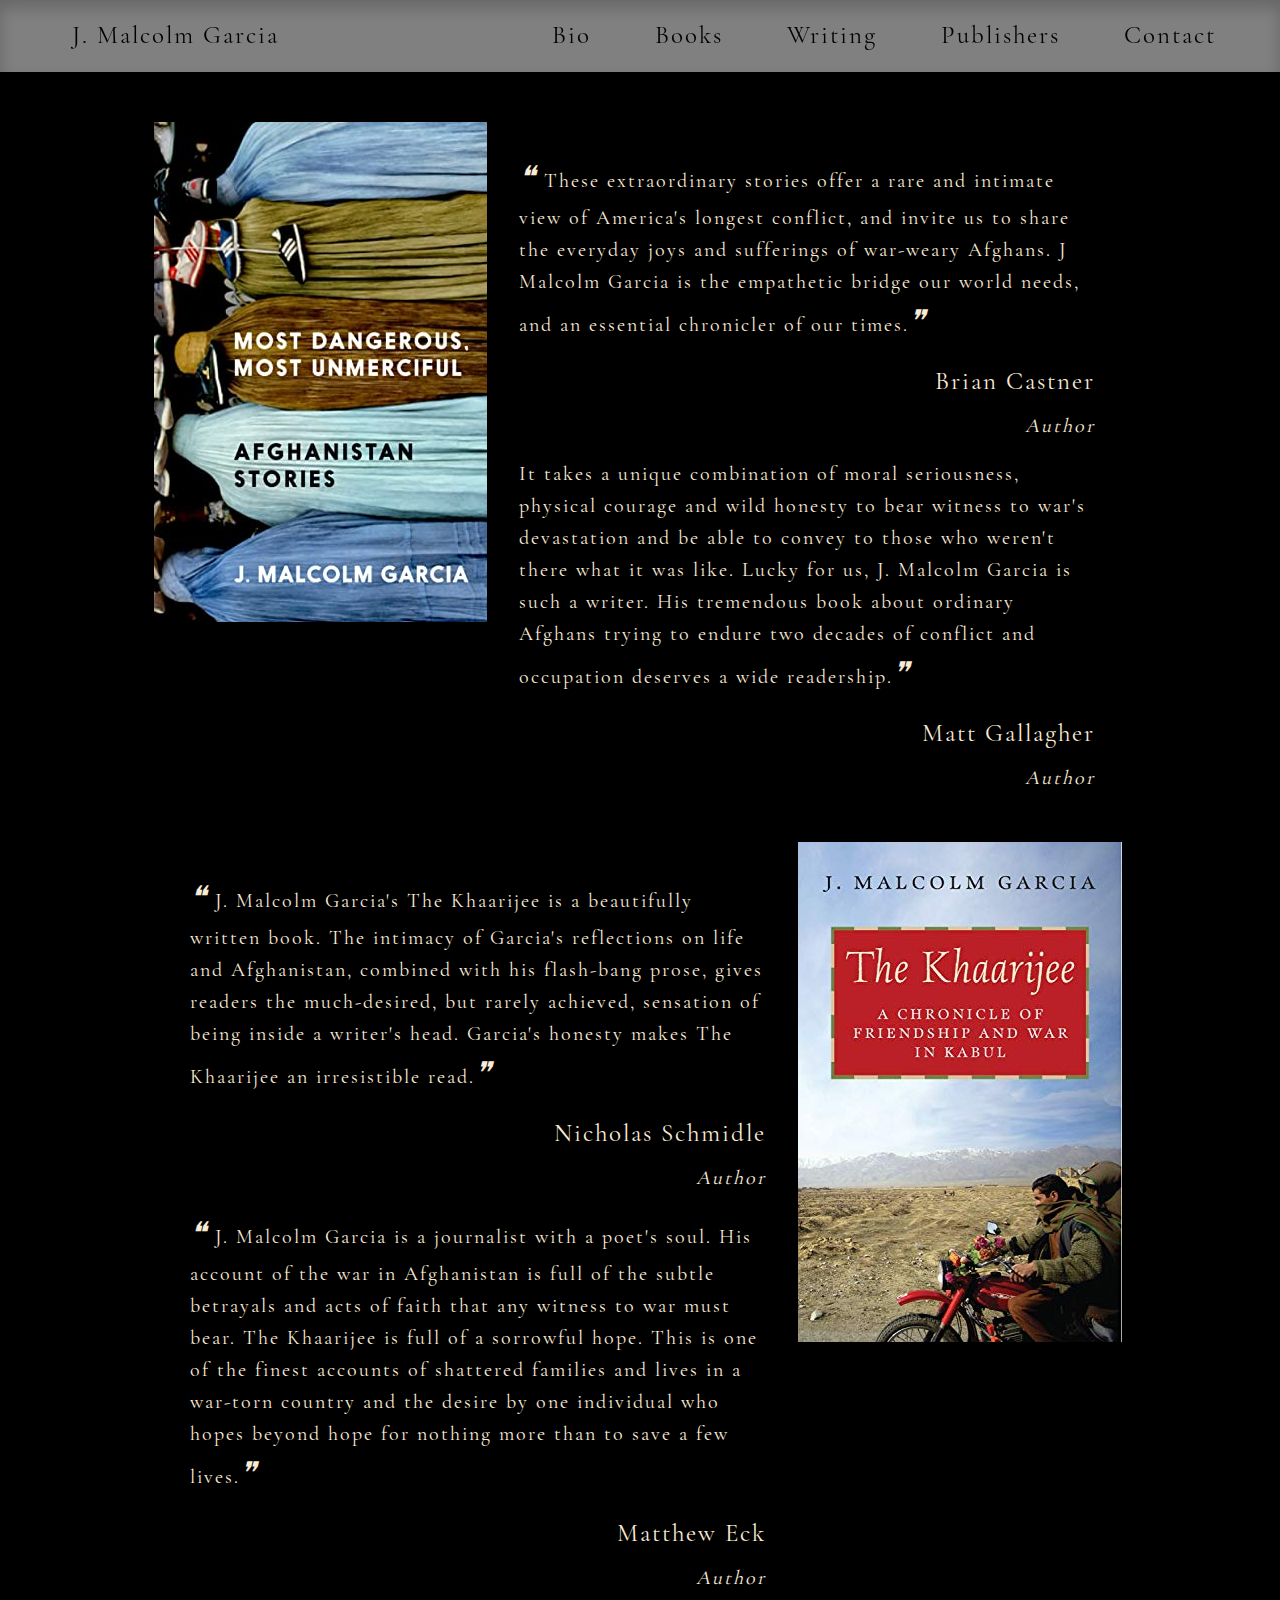
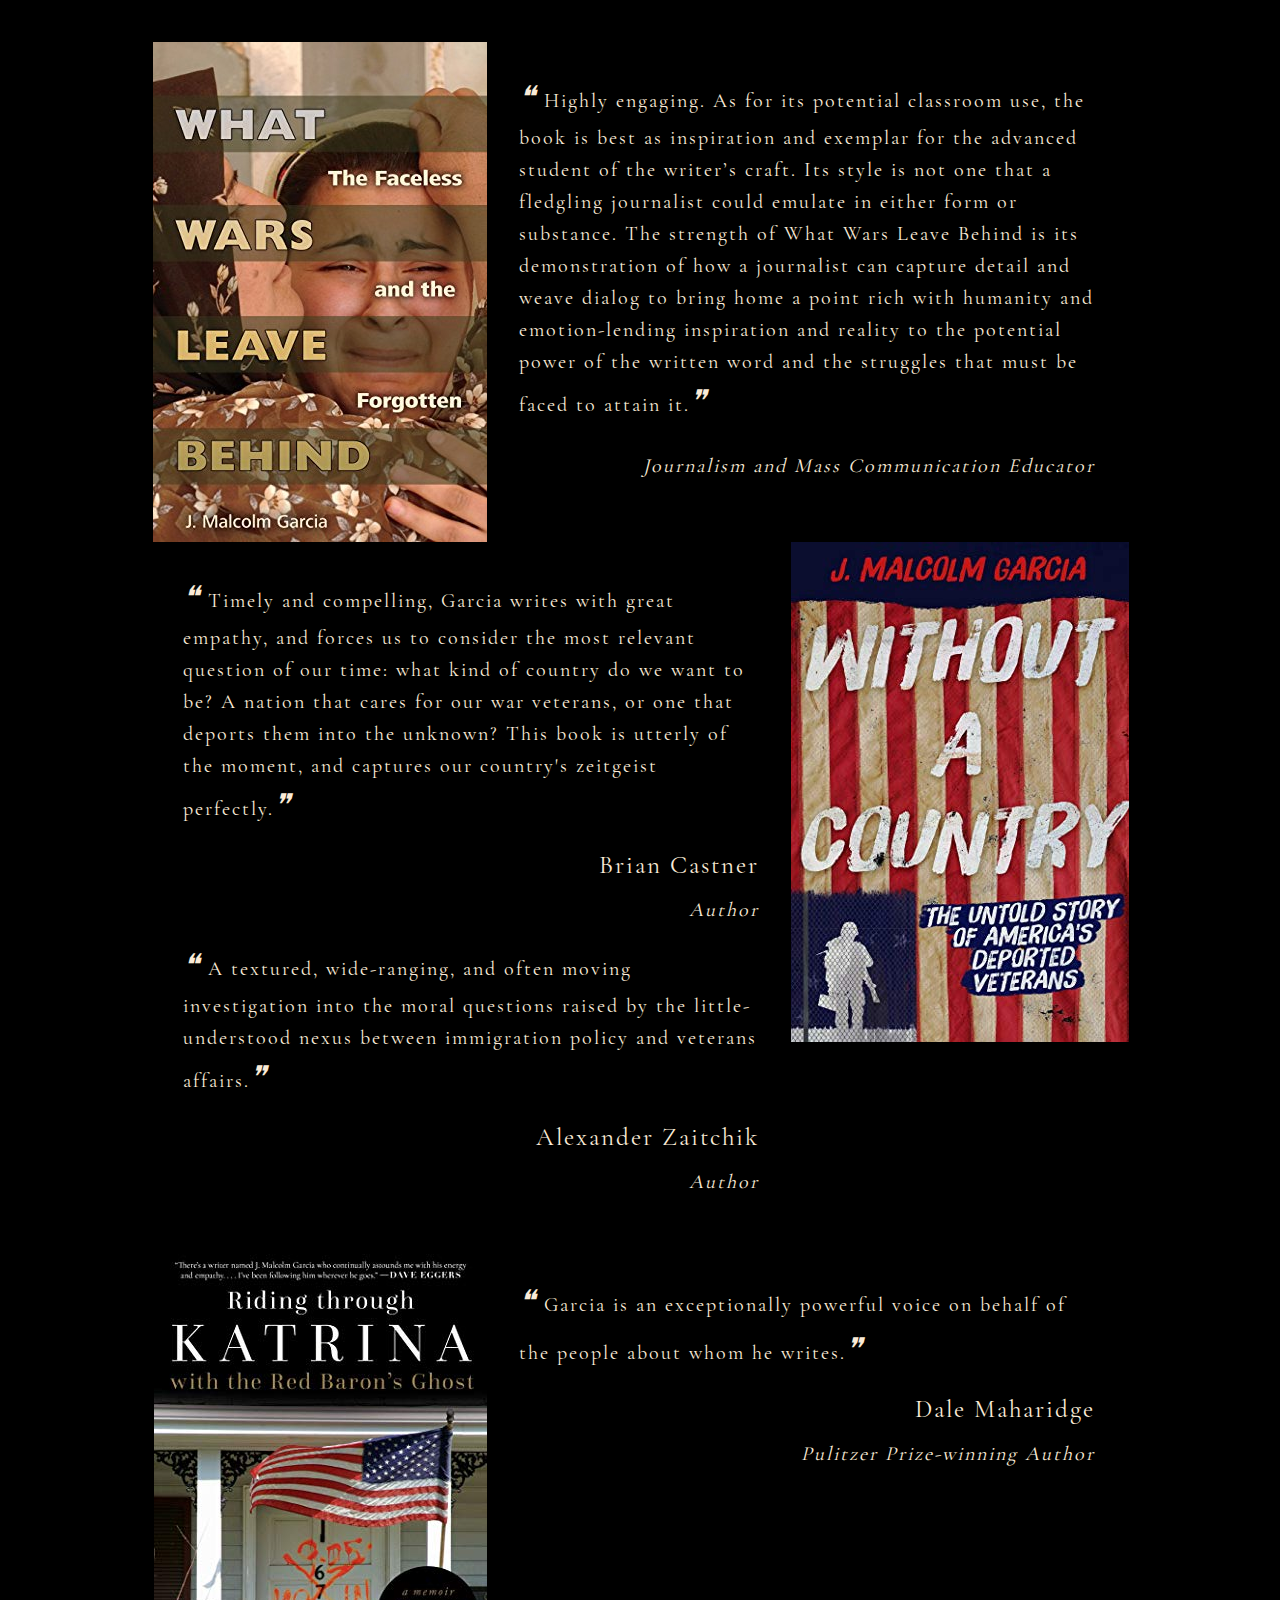
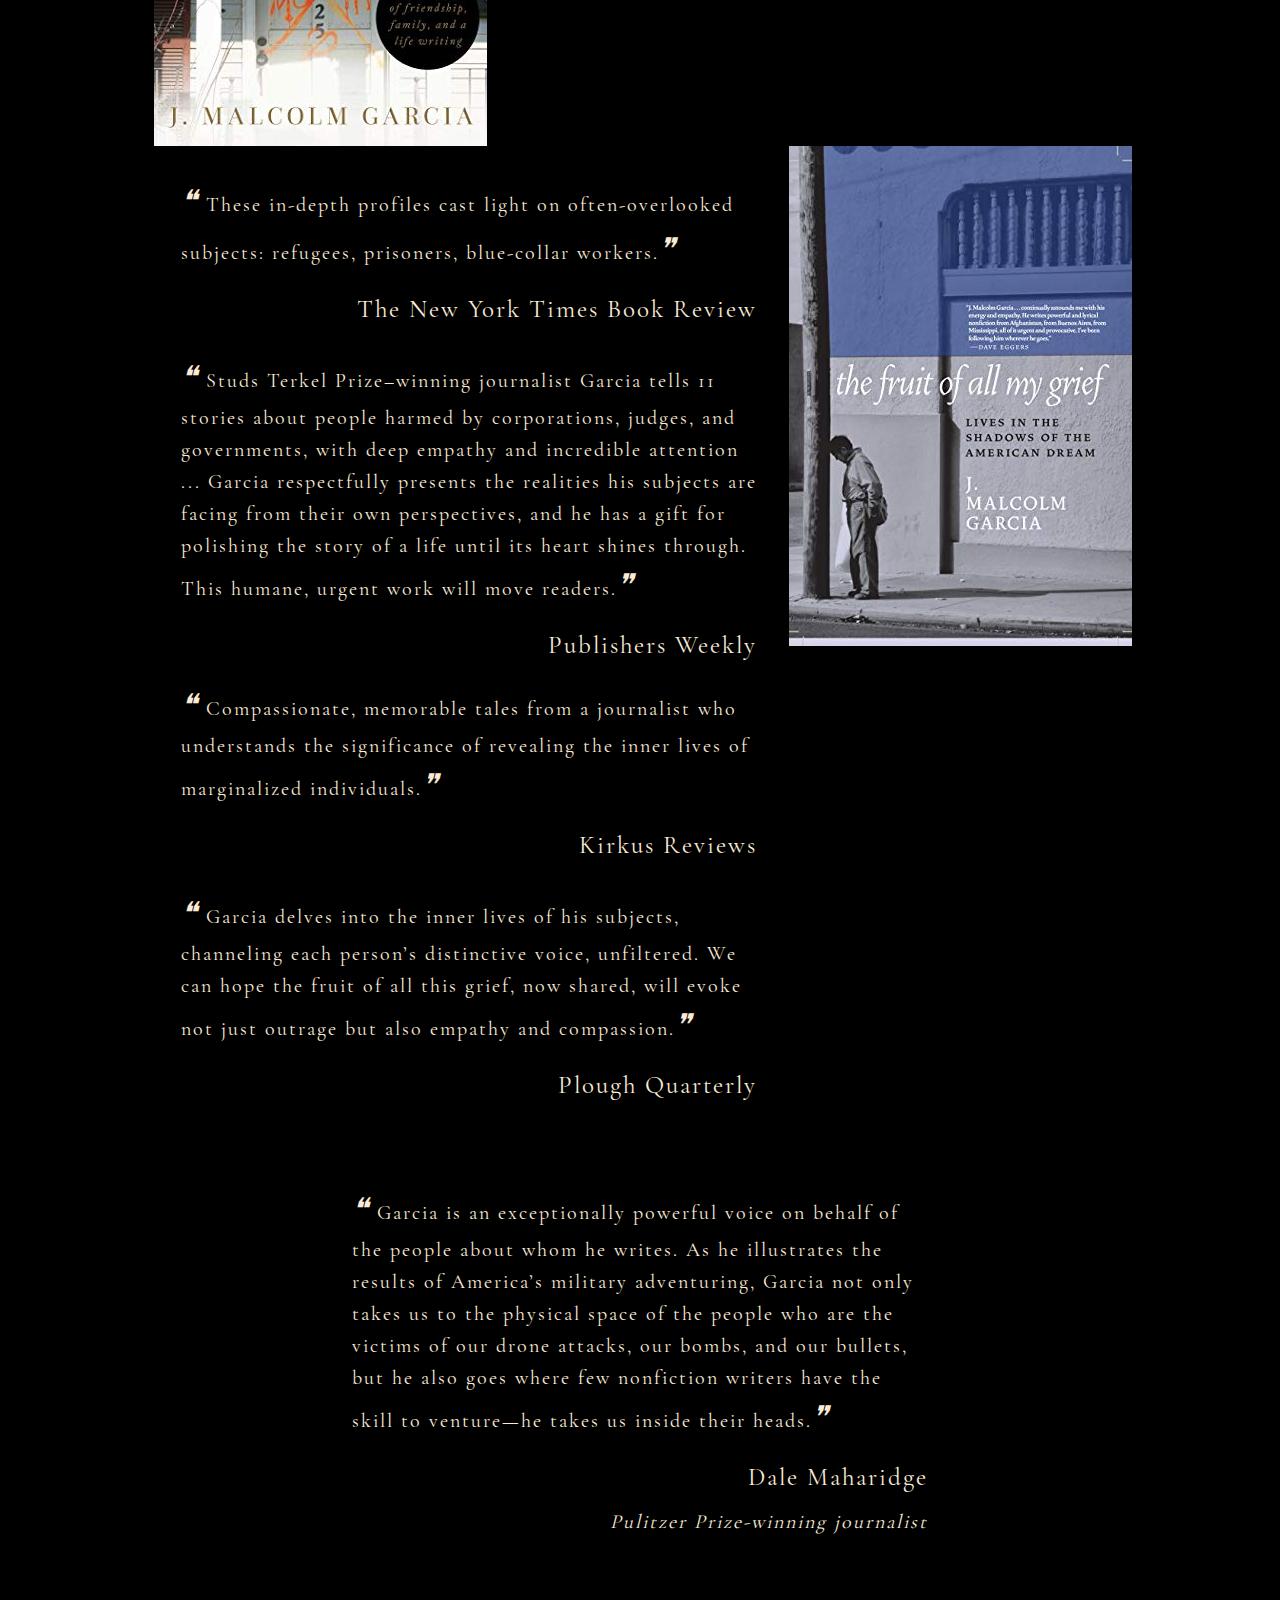
<file: books.html>
<!DOCTYPE html>
<html lang="en">
<head>
    <meta charset="UTF-8">
    <meta http-equiv="X-UA-Compatible" content="IE=edge">
    <meta name="viewport" content="width=device-width, initial-scale=1.0">
    <title>J. Malcolm Garcia</title>
    <link rel="stylesheet" href="styles/style.css">
    <script src="src/script.js" defer></script>
    <!-- <link href="assets/all.css" rel="stylesheet"> -->
</head>
<body>
    <section class="header-top flex"  id="main">
        <section class="mobile-header">
            <div class="hamburger">
                <span class="hamburger-span"></span>
                <span class="hamburger-span span-reverse"></span>
            </div>
            <section class="header-left">
                <h2>
                    <a class="underline" href="index.html">J. Malcolm Garcia</a>
                </h2>
            </section>
        </section>
        <nav class="header-right">
            <ul class="header-nav flex">
                <li>
                    <a class="nav-link underline" href="index.html#bio">Bio</a>
                </li>
                <li>
                    <a class="nav-link underline" href="books.html">Books</a>
                </li>
                <li class="dropdown">
                    <a class="nav-link underline" href="articles.html#articlesMain">Writing</a>
                    <div class="list-container">
                        <ul class="dropdown-list">
                            <li>
                                <a class="underline" href="articles.html#articlesMain">Reporting</a>
                            </li>
                            <span class="article-bars">||</span>
                            <li>
                                <a class="underline" href="articles.html#essays">Essays</a>
                            </li>
                            <span class="article-bars">||</span>
                            <li>
                                <a class="underline" href="articles.html#fiction">Fiction</a>
                            </li>
                        </ul>
                    </div>
                </li>
                <li>
                    <a class="nav-link underline" href="index.html#publisher">Publishers</a>
                </li>
                <li>
                    <a class="nav-link underline" href="index.html#contact">Contact</a>
                </li>
            </ul>
        </nav>
    </section>
    <section class="container-books" id="books">
        <ul class="main-books-grid ">
            <li class="book-item">
                <section class="books-img">
                    <img src="img/books/afghanistan-stories.jpg" alt="Afghan Stories">
                    <section class="book-purchase upcoming flex">
                        <span class="upcoming-date-books">Available Aug 30, 2022</span>
                        <ul class="flex">
                            <li>
                                <button class="book-purchase-btn">
                                    <a target="_blank" rel="noopener noreferrer" href="https://www.goodreads.com/book/show/59748203-most-dangerous-most-unmerciful"><img class="icon" src="img/icons/goodreads-g-brands.svg" alt="Good Reads"></a>
                                </button>
                            </li>
                            <li>
                                <button class="book-purchase-btn">
                                    <a target="_blank" rel="noopener noreferrer" href="https://www.indiebound.org/book/9781644212035"><img class="icon" src="img/icons/dove-solid.svg" alt="Indie Bound"></a>
                                </button>
                            </li>
                            <li>
                                <button class="book-purchase-btn">
                                    <a target="_blank" rel="noopener noreferrer" href="https://www.amazon.com/gp/product/B09HT524PK"><img class="icon" src="img/icons/amazon-brands.svg" alt="Amazon"></a>
                                </button>
                            </li>
                        </ul>
                </section>
                </section>
                <section class="books-reviews">
                    <ul class="book-review-list">
                        <li class="book-review flex">
                            <i class="quotes"></i>
                            <blockquote cite="https://www.amazon.com/Most-Dangerous-Unmerciful-Stories-Afghanistan/dp/164421203X"><span class="quote-marks quote-marks-top">&#10077;</span> These extraordinary stories offer a rare and intimate view of America's longest conflict, and invite us to share the everyday joys and sufferings of war-weary Afghans. J Malcolm Garcia is the empathetic bridge our world needs, and an essential chronicler of our times.<span class="quote-marks quote-marks-bottom">&#10078;</span></blockquote>
                            <figcaption class="quote-author flex">
                                <!-- <span class="quote-small">The Long Walk</span> -->
                                <span class="quote-small">Author</span>
                                <span class="quote-bold">Brian Castner</span>
                            </figcaption>
                        </li>
                        <li class="book-review flex">
                            <i class="quotes"></i>
                            <blockquote cite="https://www.amazon.com/Most-Dangerous-Unmerciful-Stories-Afghanistan/dp/164421203X"> It takes a unique combination of moral seriousness, physical courage and wild honesty to bear witness to war's devastation and be able to convey to those who weren't there what it was like. Lucky for us, J. Malcolm Garcia is such a writer. His tremendous book about ordinary Afghans trying to endure two decades of conflict and occupation deserves a wide readership.<span class="quote-marks quote-marks-bottom">&#10078;</span></blockquote>
                            <figcaption class="quote-author flex">
                                <!-- <span class="quote-small">Empire City and Youngblood</span> -->
                                <span class="quote-small">Author</span>
                                <span class="quote-bold">Matt Gallagher</span>
                            </figcaption>
                        </li>
                    </ul>
                </section>
            </li>
            <li class="book-item">
                <section class="books-img">
                    <img loading="lazy" src="img/books/khaarijee.jpg" alt="khaarijee">
                    <section class="book-purchase">
                        <ul class="flex">
                            <li>
                                <button class="book-purchase-btn">
                                    <a target="_blank" rel="noopener noreferrer" href="https://www.goodreads.com/book/show/6575695-the-khaarijee"><img class="icon" src="img/icons/goodreads-g-brands.svg" alt="Good Reads"></a>
                                </button>
                            </li>
                            <li>
                                <button class="book-purchase-btn">
                                    <a target="_blank" rel="noopener noreferrer" href="https://www.abebooks.com/9780807000571/Khaarijee-Chronicle-Friendship-Kabul-Garcia-0807"><img class="icon" src="img/icons/dove-solid.svg" alt="Abebooks"></a>
                                </button>
                            </li>
                            <li>
                                <button class="book-purchase-btn">
                                    <a target="_blank" rel="noopener noreferrer" href="https://www.amazon.com/gp/product/B003U8A2VG"><img class="icon" src="img/icons/amazon-brands.svg" alt="Amazon"></a>
                                </button>
                            </li>
                        </ul>
                    </section>
                </section>
                <section class="books-reviews">
                    <ul class="book-review-list">
                        <li class="book-review flex">
                            <i class="quotes"></i>
                            <blockquote cite="https://www.amazon.com/gp/product/B003U8A2VG"><span class="quote-marks quote-marks-top">&#10077;</span> J. Malcolm Garcia's The Khaarijee is a beautifully written book. The intimacy of Garcia's reflections on life and Afghanistan, combined with his flash-bang prose, gives readers the much-desired, but rarely achieved, sensation of being inside a writer's head. Garcia's honesty makes The Khaarijee an irresistible read.<span class="quote-marks quote-marks-bottom">&#10078;</span></blockquote>
                            <figcaption class="quote-author flex">
                                <!-- <span class="quote-small">To Live or To Perish Forever: Two Tumultuous Years in Pakistan</span> -->
                                <span class="quote-small">Author</span>
                                <span class="quote-bold">Nicholas Schmidle</span>
                            </figcaption>
                        </li>
                        <li class="book-review flex">
                            <i class="quotes"></i>
                            <blockquote cite="https://www.amazon.com/gp/product/B003U8A2VG"><span class="quote-marks quote-marks-top">&#10077;</span> J. Malcolm Garcia is a journalist with a poet's soul. His account of the war in Afghanistan is full of the subtle betrayals and acts of faith that any witness to war must bear. The Khaarijee is full of a sorrowful hope. This is one of the finest accounts of shattered families and lives in a war-torn country and the desire by one individual who hopes beyond hope for nothing more than to save a few lives.<span class="quote-marks quote-marks-bottom">&#10078;</span></blockquote>
                            <figcaption class="quote-author flex">
                                <!-- <span class="quote-small">The Father Shore</span> -->
                                <span class="quote-small">Author</span>
                                <span class="quote-bold">Matthew Eck</span>
                            </figcaption>
                        </li>
                    </ul>
                </section>
            </li>
            <li class="book-item">
                <section class="books-img">
                    <img class="book-img" loading="lazy" src="img/books/wars-leave-behind.jpg" alt="Wars Leave Behind">
                    <section class="book-purchase">
                        <ul class="flex">
                            <li>
                                <button class="book-purchase-btn">
                                    <a target="_blank" rel="noopener noreferrer" href="https://www.goodreads.com/book/show/20256495-what-wars-leave-behind"><img class="icon" src="img/icons/goodreads-g-brands.svg" alt="Good Reads"></a>
                                </button>
                            </li>
                            <li>
                                <button class="book-purchase-btn">
                                    <a target="_blank" rel="noopener noreferrer" href="https://www.indiebound.org/book/9780826222756"><img class="icon" src="img/icons/dove-solid.svg" alt="Indie Bound"></a>
                                </button>
                            </li>
                            <li>
                                <button class="book-purchase-btn">
                                    <a target="_blank" rel="noopener noreferrer" href="https://www.amazon.com/gp/product/B00K58U5XY"><img class="icon" src="img/icons/amazon-brands.svg" alt="Amazon"></a>
                                </button>
                            </li>
                        </ul>
                    </section>
                </section>
                <section class="books-reviews">
                    <ul class="book-review-list">
                        <li class="book-review flex">
                            <i class="quotes"></i>
                            <blockquote cite="https://www.amazon.com/gp/product/B00K58U5XY"><span class="quote-marks quote-marks-top">&#10077;</span> Highly engaging. As for its potential classroom use, the book is best as inspiration and exemplar for the advanced student of the writer’s craft. Its style is not one that a fledgling journalist could emulate in either form or substance. The strength of What Wars Leave Behind is its demonstration of how a journalist can capture detail and weave dialog to bring home a point rich with humanity and emotion-lending inspiration and reality to the potential power of the written word and the struggles that must be faced to attain it.<span class="quote-marks quote-marks-bottom">&#10078;</span></blockquote>
                            <figcaption class="quote-author flex">
                                <span class="quote-small">Journalism and Mass Communication Educator</span>
                                <span class="quote-bold"></span>
                            </figcaption>
                        </li>
                    </ul>
                </section>
            </li>
            <li class="book-item">
                <section class="books-img">
                    <img loading="lazy" src="img/books/without-a-country.jpg" alt="Without a Country">
                    <section class="book-purchase">
                        <ul class="flex">
                            <li>
                                <button class="book-purchase-btn">
                                    <a target="_blank" rel="noopener noreferrer" href="https://www.goodreads.com/book/show/34138347-without-a-country"><img class="icon" src="img/icons/goodreads-g-brands.svg" alt="Good Reads"></a>
                                </button>
                            </li>
                            <li>
                                <button class="book-purchase-btn">
                                    <a target="_blank" rel="noopener noreferrer" href="https://www.indiebound.org/book/9781510722439"><img class="icon" src="img/icons/dove-solid.svg" alt="Indie Bound"></a>
                                </button>
                            </li>
                            <li>
                                <button class="book-purchase-btn">
                                    <a target="_blank" rel="noopener noreferrer" href="https://www.amazon.com/gp/product/B071GW6GG4"><img class="icon" src="img/icons/amazon-brands.svg" alt="Amazon"></a>
                                </button>
                            </li>
                        </ul>
                    </section>
                </section>
                <section class="books-reviews">
                    <ul class="book-review-list">
                        <li class="book-review flex">
                            <i class="quotes"></i>
                            <blockquote cite="https://www.amazon.com/gp/product/B071GW6GG4"><span class="quote-marks quote-marks-top">&#10077;</span> Timely and compelling, Garcia writes with great empathy, and forces us to consider the most relevant question of our time: what kind of country do we want to be? A nation that cares for our war veterans, or one that deports them into the unknown? This book is utterly of the moment, and captures our country's zeitgeist perfectly.<span class="quote-marks quote-marks-bottom">&#10078;</span></blockquote>
                            <figcaption class="quote-author flex">
                                <!-- <span class="quote-small">The Long Walk: A Story of War and the Life That Follows</span> -->
                                <span class="quote-small">Author</span>
                                <span class="quote-bold">Brian Castner</span>
                            </figcaption>
                        </li>
                        <li class="book-review flex">
                            <i class="quotes"></i>
                            <blockquote cite="https://www.amazon.com/gp/product/B071GW6GG4"><span class="quote-marks quote-marks-top">&#10077;</span> A textured, wide-ranging, and often moving investigation into the moral questions raised by the little-understood nexus between immigration policy and veterans affairs.<span class="quote-marks quote-marks-bottom">&#10078;</span></blockquote>
                            <figcaption class="quote-author flex">
                                <!-- <span class="quote-small">The Gilded Rage: A Wild Ride Through Donald Trump’s America</span> -->
                                <span class="quote-small">Author</span>
                                <span class="quote-bold">Alexander Zaitchik</span>
                            </figcaption>
                        </li>
                    </ul>
                </section>
            </li>
            <li class="book-item">
                <section class="books-img">
                    <img loading="lazy" src="img/books/katrina.jpg" alt="Katrina">
                    <section class="book-purchase">
                        <ul class="flex">
                            <li>
                                <button class="book-purchase-btn">
                                    <a target="_blank" rel="noopener noreferrer" href="https://www.goodreads.com/book/show/20439534-riding-through-katrina-with-the-red-baron-s-ghost"><img class="icon" src="img/icons/goodreads-g-brands.svg" alt="Good Reads"></a>
                                </button>
                            </li>
                            <li>
                                <button class="book-purchase-btn">
                                    <a target="_blank" rel="noopener noreferrer" href="https://www.indiebound.org/book/9781628728699"><img class="icon" src="img/icons/dove-solid.svg" alt="Indie Bound"></a>
                                </button>
                            </li>
                            <li>
                                <button class="book-purchase-btn">
                                    <a target="_blank" rel="noopener noreferrer" href="https://www.amazon.com/gp/product/B076QJNXBM"><img class="icon" src="img/icons/amazon-brands.svg" alt="Amazon"></a>
                                </button>
                            </li>
                        </ul>
                    </section>
                </section>
                <section class="books-reviews">
                    <ul class="book-review-list">
                        <li class="book-review flex">
                            <i class="quotes"></i>
                            <blockquote cite="https://www.amazon.com/gp/product/B076QJNXBM"><span class="quote-marks quote-marks-top">&#10077;</span> Garcia is an exceptionally powerful voice on behalf of the people about whom he writes.<span class="quote-marks quote-marks-bottom">&#10078;</span></blockquote>
                            <figcaption class="quote-author flex">
                                <!-- <span class="quote-small">Pulitzer Prize–winning author of And Their Children After Them</span> -->
                                <span class="quote-small">Pulitzer Prize-winning Author</span>
                                <span class="quote-bold">Dale Maharidge</span>
                            </figcaption>
                        </li>
                    </ul>
                </section>
            </li>
            <li class="book-item">
                <section class="books-img">
                    <img loading="lazy" src="img/books/fruit-grief.jpg" alt="Fruit Grief">
                    <section class="book-purchase">
                        <ul class="flex">
                            <li>
                                <button class="book-purchase-btn">
                                    <a target="_blank" rel="noopener noreferrer" href="https://www.goodreads.com/book/show/49789930-the-fruit-of-all-my-grief"><img class="icon" src="img/icons/goodreads-g-brands.svg" alt="Good Reads"></a>
                                </button>
                            </li>
                            <li>
                                <button class="book-purchase-btn">
                                    <a target="_blank" rel="noopener noreferrer" href="https://www.indiebound.org/book/9781609809539"><img class="icon" src="img/icons/dove-solid.svg" alt="Indie Bound"></a>
                                </button>
                            </li>
                            <li>
                                <button class="book-purchase-btn">
                                    <a target="_blank" rel="noopener noreferrer" href="https://www.amazon.com/gp/product/B07LDTSL73"><img class="icon" src="img/icons/amazon-brands.svg" alt="Amazon"></a>
                                </button>
                            </li>
                        </ul>
                    </section>
                </section>
                <section class="books-reviews">
                    <ul class="book-review-list">
                        <li class="book-review flex">
                            <i class="quotes"></i>
                            <blockquote cite="https://www.amazon.com/gp/product/B07LDTSL73"><span class="quote-marks quote-marks-top">&#10077;</span> These in-depth profiles cast light on often-overlooked subjects: refugees, prisoners, blue-collar workers.<span class="quote-marks quote-marks-bottom">&#10078;</span></blockquote>
                            <figcaption class="quote-author flex">
                                <span class="quote-small"></span>
                                <span class="quote-bold">The New York Times Book Review</span>
                            </figcaption>
                        </li>
                        <li class="book-review flex">
                            <i class="quotes"></i>
                            <blockquote cite="https://www.amazon.com/gp/product/B07LDTSL73"><span class="quote-marks quote-marks-top">&#10077;</span> Studs Terkel Prize–winning journalist Garcia tells 11 stories about people harmed by corporations, judges, and governments, with deep empathy and incredible attention ... Garcia respectfully presents the realities his subjects are facing from their own perspectives, and he has a gift for polishing the story of a life until its heart shines through. This humane, urgent work will move readers.<span class="quote-marks quote-marks-bottom">&#10078;</span></blockquote>
                            <figcaption class="quote-author flex">
                                <!-- <span class="quote-small">Starred Review</span> -->
                                <span class="quote-bold">Publishers Weekly</span>
                            </figcaption>
                        </li>
                        <li class="book-review flex">
                            <i class="quotes"></i>
                            <blockquote cite="https://www.amazon.com/gp/product/B07LDTSL73"><span class="quote-marks quote-marks-top">&#10077;</span> Compassionate, memorable tales from a journalist who understands the significance of revealing the inner lives of marginalized individuals.<span class="quote-marks quote-marks-bottom">&#10078;</span></blockquote>
                            <figcaption class="quote-author flex">
                                <span class="quote-small"></span>
                                <span class="quote-bold">Kirkus Reviews</span>
                            </figcaption>
                        </li>
                        <li class="book-review flex">
                            <i class="quotes"></i>
                            <blockquote cite="https://www.amazon.com/gp/product/B07LDTSL73"><span class="quote-marks quote-marks-top">&#10077;</span> Garcia delves into the inner lives of his subjects, channeling each person’s distinctive voice, unfiltered. We can hope the fruit of all this grief, now shared, will evoke not just outrage but also empathy and compassion.<span class="quote-marks quote-marks-bottom">&#10078;</span></blockquote>
                            <figcaption class="quote-author flex">
                                <span class="quote-bold">Plough Quarterly</span>
                            </figcaption>
                        </li>
                    </ul>
                </section>
            </li>
            <li class="book-item">
                <section class="books-img">
                    <img loading="lazy" src="img/books/different-kind-of-war.jpg" alt="different war">
                    <section class="book-purchase">
                        <ul class="flex">
                            <li>
                                <button class="book-purchase-btn">
                                    <a target="_blank" rel="noopener noreferrer" href="https://www.goodreads.com/book/show/57919173-a-different-kind-of-war"><img class="icon" src="img/icons/goodreads-g-brands.svg" alt="Good Reads"></a>
                                </button>
                            </li>
                            <li>
                                <button class="book-purchase-btn">
                                    <a target="_blank" rel="noopener noreferrer" href="https://www.indiebound.org/book/9781953236180"><img class="icon" src="img/icons/dove-solid.svg" alt="Indie Bound"></a>
                                </button>
                            </li>
                            <li>
                                <button class="book-purchase-btn">
                                    <a target="_blank" rel="noopener noreferrer" href="https://www.amazon.com/gp/product/B093Y9VGV3"><img class="icon" src="img/icons/amazon-brands.svg" alt="Amazon"></a>
                                </button>
                            </li>
                        </ul>
                    </section>
                </section>
                <section class="books-reviews">
                    <ul class="book-review-list">
                        <li class="book-review flex">
                            <i class="quotes"></i>
                            <blockquote cite="https://www.amazon.com/Different-Kind-War-Encounters-Central/dp/1953236189"><span class="quote-marks quote-marks-top">&#10077;</span> Garcia is an exceptionally powerful voice on behalf of the people about whom he writes. As he illustrates the results of America’s military adventuring, Garcia not only takes us to the physical space of the people who are the victims of our drone attacks, our bombs, and our bullets, but he also goes where few nonfiction writers have the skill to venture—he takes us inside their heads.<span class="quote-marks quote-marks-bottom">&#10078;</span></blockquote>
                            <figcaption class="quote-author flex">
                                <span class="quote-small">Pulitzer Prize-winning journalist</span>
                                <span class="quote-bold">Dale Maharidge</span>
                            </figcaption>
                        </li>
                    </ul>
                </section>
            </li>
        </ul>
    </section>
</body>
</html>
</file>
<file: styles/style.css>
/* #region Custom */
:root {
    --padding-mobile: 4rem;
    --padding-1000: 2rem;
    --dark-gray: rgb(0, 0, 0);
    /* --header: rgba(206, 190, 190); */
    --header: rgb(102, 102, 102, .9);
    --book: rgba(206, 190, 190);
    --red: rgb(187, 35, 35);


    --header-blur: blur(25px);
    --header-color: rgba(255, 255, 255, .5);

    /* fontsize */
    --nav-font: 25px;
    --nav-sm-font: 18px;
    --quote-font: 30px;
    --quote-author-font: 35px;
    --bio-font-sm: 20px;
    --bio-font: 25px;
    --header-font: 30px;
    --books-font: 30px;

    --h1--fontSizesm: 60px;
    --h1--fontSize: 100px;
    --h2--fontSize: 50px;
    --h3--fontSize: 40px;
    --p--fontSize: 20px;
    --a--fontSize: 30px;

    --bio-mobile: 30ch;
    --bio-600: 50ch;
    --bio-1000: 60ch;

    --p--weight: 200;
    --h1--weight: 800;
    --h2--weight: 400;
    --h3--weight: 400;
    --a--weight: 600;

    --p--lineHeight: 1.6;
    --heading--lineHeight: 1.2;

    --letterSpace: .1em;
}
/* #endregion */

/* #region Universal */

@font-face {
    font-family: 'Cormorant Garamond';
    src: url('../styles/fonts/CormorantGaramond-Regular-webfont.woff') format('woff');
    font-weight: 600;
    font-style: normal;
}



*,
*::before,
*::after {
    box-sizing: border-box;

    scroll-behavior: smooth;
}

* {
    margin: 0;
    padding: 0;
    font: inherit;
    font-family: 'Cormorant Garamond', serif;
}

html:focus-within {
    scroll-behavior: smooth;
}

html,
body {
    scroll-padding-top: var(--scroll-padding, 10%);
    overflow-x: hidden;
}

blockquote,
h2,
p,
span {
    cursor: default;
}

.icon {
    font-size: 20px;
    width: 20px;
    height: 20px;
}


body {
    background-color: var(--dark-gray);
    width: 100vw;
    min-height: 100vh;
    text-rendering: optimizeSpeed;
    font-family: 'Cormorant Garamond', serif;
}

/* #endregion */

/* #region Reset */
img,
picture,
svg {
    max-width: 100%;
    display: block;
}


ul[role="list"],
ol[role="list"],
li {
    list-style: none;
}

a {
    text-decoration: none;
    color: antiquewhite;
}

button {
    outline: none;
    border: none;
}

/* #endregion */

/* #region Utility */



.flex {
    display: flex;
    align-items: center;
    flex-direction: column;
    justify-content: center;
}

.background-image {
    background-position: center;
    background-size: cover;
    background-repeat: no-repeat;
}

.body-flex {
    justify-content: flex-start;
}

.underline {
    text-decoration: none;
    outline: none;
    border: none;
    display: inline-block;
    position: relative;
    z-index: 100000;

    /* padding-inline: .5rem; */
    cursor: grab;
}

.underline::after {
    background: none repeat scroll 0 0 transparent;
    bottom: 0;
    content: "";
    display: block;
    margin-top: 2px;
    height: 2px;
    left: 50%;
    position: absolute;
    transition: width 0.3s ease 0s, left 0.3s ease 0s;
    width: 0;
}

.underline:hover::after {
    width: 100%; 
    left: 0; 
}

/* #endregion */

/* #region Type */
/* #region Universal-Type */
body,
p {
    font-size: var(--p--fontSize);
    line-height: var(--p--lineHeight);
    font-weight: var(--p--weight);
    letter-spacing: var(--letterSpace);

    color: rgb(250, 235, 215);
}

h1 {
    font-weight: var(--h1--weight);
}

.underline {
    color: antiquewhite;
    font-size: 20px;
}

.underline::after {
    background-color: antiquewhite;
}

/* #endregion */

/* #region Hero-Type */

.hero-quote {
    background-color: rgba(0, 0, 0, 0.5);
}

.quote-marks {
    color: antiquewhite;
    font-style: italic;
}

.quote-marks,
.hero-quote p {
    font-size: var(--quote-font);
}

.quote-author {
    font-size: var(--quote-author-font);
}

.bio-left p {
    font-size: var(--bio-font-sm);
}

/* #endregion */

/* #region Nav-Type */
.mobile-header,
.header-nav {
    background-color: var(--header-color);
    backdrop-filter: var(--header-blur);
    -webkit-backdrop-filter: var(--header-blur);
}

.mobile-header a,
.header-nav a {
    font-size: var(--nav-font);
    font-weight: var(--h2--weight);
    color: var(--dark-gray);
}


.hamburger-span {
    /* background: #cdcdcd; */
    background-color: antiquewhite;
    backdrop-filter: var(--header-blur);
    -webkit-backdrop-filter: var(--header-blur);
}

.dropdown-list a {
    font-size: var(--nav-sm-font);
}


/* #endregion */

/* #region Books-Type */
.upcoming-date {
    font-size: 25px;
}

.book-review p {
    font-size: 22px;
}

.quote-bold {
    font-size: 25px;
}

.quote-small {
    font-style: italic;
    font-size: 20px;
}

.book-purchase {
    background-color: rgba(255, 255, 255, .15);
    backdrop-filter: blur(5px);
    -webkit-backdrop-filter: blur(5px);
}

.book-purchase-btn a {
    color: black;
}

.book-purchase-btn {
    background-color: var(--header-color);
    backdrop-filter: var(--header-blur);
    -webkit-backdrop-filter: var(--header-blur);
    color: black;
}


/* button a {
    color: black;
} */
/* #endregion */

/* #region Articles-Type */
.articles-main header {
    /* text-align: end; */
    font-size: 50px;
}

.article-title a {
    color: var(--red);
    font-size: 30px;

}


.article-publication span {
    font-size: 18px;
}

.open-nav {
    box-shadow: 0 3px 6px rgba(0, 0, 0, 0.16), 0 3px 6px rgba(0, 0, 0, 0.23);
}



.mainop {
    background-color: var(--red);
    color: antiquewhite;
    font-size: 30px;
}

.tag,
.reverse {
    background-color: var(--header);
    color: antiquewhite;
    box-shadow: 0 1px 3px rgba(0, 0, 0, 0.12), 0 1px 2px rgba(0, 0, 0, 0.24);
}

.reverse {
    background-color: #2e2c2c;
}

.tag:hover,
.reverse:hover {
    /* color: rgb(187, 35, 35); */
    box-shadow: 0 3px 6px rgba(0, 0, 0, 0.16), 0 3px 6px rgba(0, 0, 0, 0.23);
    background-color: var(--red);
}
/* #endregion */

/* #endregion */

/* #region Scrollbar */

::-webkit-scrollbar {
    width: .5rem;
    background-color: #181717;

}

::-webkit-scrollbar-track {
    box-shadow: inset 0 0 6px var(--header-color);
    border-radius: 1rem;
    background-color: #000000;
}

::-webkit-scrollbar-thumb {
    border-radius: 1rem;
    box-shadow: inset 0 0 6px var(--red);
}

/* #endregion */

/* #region Hero */

.hero {
    height: 100vh;
    width: 100vw;
    filter: grayscale(.7);
    background-image: url('../img/banner.jpg');
    /* position: absolute; */
    /* padding: 0 2rem; */
}

.hero-quote {
    width: 60ch;
    height: auto;
    backdrop-filter: .5px;
    -webkit-backdrop-filter: .5px;
    padding: 1rem;
    position: absolute;
    top: 35vh;
    left: 5vw;
    border-radius: 10px;
    overflow: hidden;
    flex-direction: row;
    justify-content: flex-start;
    gap: 4rem;
    perspective: 1000px;

    visibility: hidden;
}

/* .hero-quote li {
    width: 55ch;
	position: relative;
	display: inline-block;
    animation: slide-animation 20s infinite;
} */

.hero-quote div {
    padding-top: 1rem;
}

.hero-quote li {
    position: relative;
}

/* #endregion */

/* #region Nav */

.header-top {
    align-items: baseline;
    justify-content: space-between;
    z-index: 100;

    position: fixed;
    box-shadow: 0 5px rgba(0, 0, 0, 0.1);
    top: 0px;

}

.header-left {
    padding: 0 2rem;
}

.mobile-header {
    width: 100vw;
    padding: .5rem;
}

.hamburger {
    position: absolute;
    display: block;
    background-color: transparent;
    width: 2rem;
    height: 2rem;
    top: 1.3rem;
    right: 2rem;
    z-index: 100;
    cursor: pointer;
}

.hamburger-span {
    display: block;
    width: 2rem;
    height: .3rem;
    margin-bottom: .4rem;
    position: relative;
    border-radius: 3px;
    z-index: 100;
    transform-origin: 4px 0px;
    transition: transform 0.5s cubic-bezier(0.77, 0.2, 0.05, 1.0),
        background 0.5s cubic-bezier(0.77, 0.2, 0.05, 1.0),
        opacity 0.55s ease;

}

.hamburger-span:first-child {
    transform-origin: 0% 0%;
}

.hamburger-span:nth-last-child(2) {
    transform-origin: 0% 100%;
}

.header-nav {
    display: none;
    /* background-color: var(--header); */

    width: 100vw;
    margin: 0;

    /* transform: translate(100vw);
    transition: all 1s cubic-bezier(0.77,0.2,0.05,1.0); */
    z-index: 100;
    gap: 4rem;


}

.fixed-nav .header-top {
    position: fixed;
    box-shadow: 0 5px rgba(0, 0, 0, 0.1);
    top: 0px;
}

.dropdown {
    position: relative;
    display: inline-block;
    /* width: 50vw; */
    text-align: center;
}

.dropdown-list {
    /* position: absolute; */
    bottom: 0;
    gap: 2rem;
    left: 5vw;
    flex-direction: row;
    justify-content: space-evenly;
    transition-timing-function: ease;
    text-align: center;
    /* overflow: hidden; */
    align-items: center;
    justify-content: center;
    top: 8vh;
    margin-left: 10vw;
    visibility: hidden;
    display: flex;
    height: 0vh;
    transition: height 300ms ease;
}


.dropdown:hover .dropdown-list {
    visibility: visible;
    height: 10vh;

}

/* #endregion */

/* #region Containers */

.container-bio,
.container-books {
    flex-direction: column;
    position: relative;
    padding-top: 10vh;
}

.articles-main {
    padding-top: 10vh;
}

.container-books {
    padding-bottom: 4rem;
    margin-top: 2rem;
}

.container-header {
    font-size: var(--header-font);
}

/* #endregion */

/* #region Bio */

.bio-left {
    padding-inline: var(--padding-mobile);
    flex-direction: column;
}

.bio-left p {
    word-wrap: wrap;
    max-width: var(--bio-mobile);
}

/* #endregion */

/* #region Publishers */

.publisher-list {
    display: grid;
    grid-template-columns: repeat(auto-fit, minmax(20vw, 1fr));
    background-color: var(--header-color);
    backdrop-filter: var(--header-blur);
    -webkit-backdrop-filter: var(--header-blur);
    width: 90vw;
    margin: 0 auto;
    gap: 1rem;
    border-radius: 5px;
    box-shadow: inset 0px 8px 16px 0px rgba(0, 0, 0, 0.2);
}

.publisher-list li {
    display: flex;
    justify-content: center;
    align-items: center;
    opacity: .7;
    /* background-color: var(--header); */
    padding: .5rem;
    box-shadow: inset 0px 8px 16px 0px rgba(0, 0, 0, 0.2);
}



/* #endregion */

/* #region Books */

.container-books header {
    text-align: center;
}

.container-upcoming {
    flex-direction: column;
    justify-content: space-evenly;
    align-items: center;
    padding-inline: var(--padding-mobile);
}

.upcoming-left {
    width: 60vw;
    height: 60vh;
    background-size: contain;
}


.upcoming-date {
    padding: 2rem;
}

.upcoming-date ul {
    flex-direction: row;
    gap: 1rem;
}

.upcoming-date ul li {
    padding: 1rem;
}

.upcoming-date ul li button {
    padding: 1rem;
}

.upcoming-date-books {
    padding-bottom: .5rem;
}

.book-item {
    display: flex;
    justify-content: center;
    align-items: center;
    flex-direction: column;
}

.books-reviews {
    width: 90vw;
    padding: 2rem;
}

#afghan-review {
    width: 100vw;
}

.book-review {
    flex-direction: column;
    /* align-items: flex-end; */
    /* padding: 1rem; */

}

.book-review p {
    max-width: var(--bio-mobile);
}

.books-grid {
    display: grid;
    row-gap: 6rem;
    column-gap: 1rem;
    margin: 0;
    align-items: center;
    padding-inline: 3rem;
    padding-bottom: 6rem;
    /* grid-template-columns: repeat(auto-fit, minmax(35vw, 1fr)); */

}

.books-grid-img img {
    margin: 0 auto;
    height: 30vh;
}

.books-img,
.books-grid-img {
    position: relative;
    background-attachment: fixed;
}

.quote-author {
    flex-direction: column-reverse;
    justify-content: baseline;
    align-items: flex-end;
    gap: .5rem;
    padding: 1rem 0;
}


.book-purchase {
    width: 100%;
    height: 15%;
    position: absolute;
    bottom: 0;
    padding: 1rem;
    /* display: none; */

}

.book-purchase .flex {
    flex-direction: row;
    justify-content: space-evenly;
    width: 100%;
    /* height: 100vh; */
}



.upcoming {
    height: 25%;
}

.book-grid-purchase {
    position: absolute;
    bottom: 0;
    left: 60%;
    transform: translate(100%, 0%);
    height: 100%;


}



.book-grid-purchase .flex {
    flex-direction: column;
    justify-content: center;
    align-items: center;
    height: 100%;

    padding: 0 .5rem;

}

.book-grid-purchase .grid-flex {
    justify-content: space-evenly;
    align-items: flex-end;
}

.book-purchase-btn {
    visibility: visible;
    z-index: 10;
    border-radius: 10px;
    height: 6vh;
    width: 10vw;
    display: flex;
    align-items: center;
    justify-content: center;
}

.book-purchase-btn img {
    height: 5vh;
    width: 5vw;
}


#afghanistan {
    background-image: url('../img/books/afghanistan-stories.jpg');
}

/* #endregion */

/* #region Articles */

.articles-main header {
    /* text-align: end; */
    padding: 1rem 4rem;
}


.article-country-list,
.article-personal-list,
.article-fiction-list {
    display: grid;
    grid-template-columns: repeat(auto-fit, minmax(50vw, 1fr));
    row-gap: 2rem;
    grid-auto-flow: dense;
    padding: 4rem;
}

.article-title {
    max-width: 50ch;
}

.article-publication {
    display: flex;
    flex-direction: column-reverse;
    justify-content: flex-end;
    gap: 1rem;
}

.mobile-flex {
    flex-direction: row-reverse;
    gap: 1rem;
    justify-content: flex-end;
}


.article-publication > .article-bars {
    display: none;
}

.article-exerpt p {
    max-width: var(--bio-600);
    padding-top: 1rem;
}

.open-nav {
    width: 64px;
    height: 64px;
    border-radius: 32px;
    position: fixed;
    right: 50px;
    bottom: 50px;
}

.article-nav {
    background-color: transparent;
    height: 64px;
    width: 64px;
    border-radius: 32px;
    transition: height 300ms;
    transition-timing-function: ease;
    position: fixed;
    right: 50px;
    bottom: 50px;
    text-align: center;
    overflow: hidden;
    display: flex;
    flex-direction: column;

}

.article-main-nav {
   visibility: hidden;
}





.mainop {
    margin: auto;
    width: 64px;
    height: 64px;
    position: absolute;
    bottom: 0;
    right: 0;
    transition: transform 300ms;
    border-radius: 32px;
    z-index: 6;
}

.tag,
.reverse {
    position: relative;
    width: 150px;
    height: 30px;
    border-radius: 24px;
    z-index: 5;
    float: left;
    margin-top: 1px;
    margin-bottom: 1px;
    margin-left: 8px;
    margin-right: 8px;
    transition: box-shadow 0.3s cubic-bezier(0.25, 0.8, 0.25, 1);
}

.reverse {
    margin-bottom: 1rem;
}

.article-nav:hover {
    /* height: 615px; */
    height: 75vh;
    /* width: 170px; */
    width: 40vw;
}

/* #endregion */

/* #region Contact */

.container-contact {
    padding: 5rem;
}

.form-container {
    width: 80vw;
    margin: 0 auto;
    min-height: 40vh;
    /* background-color: var(--header-color); */
    /* opacity: .9; */

    /* outline: 1px solid blue; */
    border: 10px solid antiquewhite;
    flex-direction: row;
    justify-content: space-evenly;
}

.contact-form {
    /* outline: 1px solid red; */
    width: 20vw;
    /* margin: 0 auto; */
    min-height: 50vh;
    justify-content: space-evenly;

    padding: 2rem;
    gap: .2rem;
    box-shadow: inset 0px 8px 16px 0px rgba(0, 0, 0, 0.2);

    display: none;

}

.contact-info {
    padding: 2rem;
    /* border-left: 5px solid antiquewhite; */
}

.contact-data {
    align-items: flex-start;
}

.btn-send {
    padding: .5rem 1rem;
    margin-top: 1rem;
    background-color: var(--header-color);
    backdrop-filter: var(--header-blur);
    -webkit-backdrop-filter: var(--header-blur);
    color: antiquewhite;
    border-radius: 5px;
}

.btn-send i {
    color: antiquewhite;
}

input,
textarea {
    width: 30vw;
    background-color: var(--header-color);
    backdrop-filter: var(--header-blur);
    -webkit-backdrop-filter: var(--header-blur);
    outline: none;
    padding-inline-start: .2rem;
    border-radius: 5px;
    border: none;
    cursor: default;
    /* -webkit-text-fill-color: antiquewhite; */

}

input:focus,
textarea:focus
  {
    box-shadow: inset px 0 6px var(--red);
    -webkit-box-shadow:  inset 0px 0 6px var(--red);
    padding: .5rem;
    cursor: none;
    -webkit-text-fill-color: antiquewhite;

}

input:-webkit-autofill,
input:-webkit-autofill:hover, 
input:-webkit-autofill:focus,
textarea:-webkit-autofill,
textarea:-webkit-autofill:hover,
textarea:-webkit-autofill:focus {
  -webkit-text-fill-color: antiquewhite;
  backdrop-filter: var(--header-blur);
  -webkit-backdrop-filter: var(--header-blur);
  transition: background-color 5000s ease-in-out 0s;
}





::placeholder {
    color: antiquewhite;
    opacity: 1;
    padding: .5rem;
}

/* #endregion */

/* #region Animation */

@keyframes fade {
    0% {
        opacity: 0;
        /* transform: rotate3d(2, 2, 0, 48deg); */
        left: -100%;
    }

    10% {
        opacity: 1;
        /* transform: rotate3d(0, 0, 0, 24deg); */
        left: 0;
    }

    90% {
        opacity: 1;
        /* transform: rotate3d(0, 0, 0, 24deg); */
        left: 0;
    }

    100% {
        opacity: 0;
        /* transform: rotate3d(-2, -2, 0, 0deg); */
        left: 110%;
    }
}

/* #endregion */

/* #region JS */

.hamburger-active {
    opacity: 1;
    transform: rotate(45deg) translate(-2px, -1px);
    background-color: var(--dark-gray);
    /* background-color: var(--red); */


}

.hamburger-active-span {
    transform: rotate(-45deg) translate(-4px, 3px);
    background-color: var(--dark-gray);


}

.navbarOffsetMargin {
    padding-bottom: 15vh;
}

.nav-link-color {
    color: var(--dark-gray);
}

.visible {
    visibility: visible;
    /* transition: all 0.5s cubic-bezier(0.77,0.2,0.05,1.0); */
}

.show {
    display: flex;
    z-index: 200;
    height: 100vh;
}

.current {
    background-color: black;

}

.expand {
    right: 0px;
    bottom: 0px;
    left: 0px;
}

/* .translate {
    transform: translate(0vw);
        transition: all 1s ease;
} */

.dont-show {
    display: none;
}


.flex-nav {
    visibility: visible;
    overflow-Y: auto;
 }

 .flex-nav::-webkit-scrollbar {
    display: none;
 }

.underline-active::after {
    width: 100%;
    left: 0;
}


.fade-in {
    animation: fade 9s infinite;
}
/* #endregion */

/* #region Media */

/* Remove all animations, transitions and smooth scroll for people that prefer not to see them */
@media (prefers-reduced-motion: reduce) {
    html:focus-within {
        scroll-behavior: auto;
    }

    *,
    *::before,
    *::after {
        animation-duration: 0.01ms !important;
        animation-iteration-count: 1 !important;
        transition-duration: 0.01ms !important;
        scroll-behavior: auto !important;
    }
}

@media (hover:hover) {

    .book-purchase-btn:hover a {
        color: antiquewhite;
    }
    
    .book-purchase-btn:hover,
    .btn-send:hover {
        background-color: #181717;
        box-shadow: inset 0px 0 6px var(--red);
        color: antiquewhite;
        cursor: pointer;
    }
    
    .book-purchase:hover {
        background-color: rgba(255, 255, 255, .15);
        backdrop-filter: blur(5px);
        -webkit-backdrop-filter: blur(5px);
    }

    .article-title a:hover {
        font-style: italic;
    }

    .open-nav:hover {
        color: antiquewhite;
        background-color: var(--red);
    }

    .publisher-list li:hover {
        opacity: 1;
    }

    .book-purchase-btn:hover {
        transform: scale(1.1);
    }

    .book-purchase:hover {
        padding: 1rem;
    }

    .article-nav:hover .mainop {
        transform: rotate(180deg);
    }


}

@media ((min-height: 800px)){
    .article-nav:hover {
        height: 60vh;
        width: 20vw;
    }
}

@media (min-width: 600px) {
    .books-grid {
        grid-template-columns: repeat(auto-fit, minmax(40vw, 1fr));
        /* padding: 2rem; */
        padding: 6rem 3rem;

    }

    .book-outer {
        width: 45vw;
    }

    .bio-left p {
        max-width: var(--bio-600);
    }

    .book-review p {
        max-width: var(--bio-600);
    }

    .book-purchase-btn {
            padding: .5rem 1rem;
    }
  
    .upcoming-date .book-purchase-btn {
        height: 10vh;
        width: 10vw;
        padding: 0;
    }
  

}

@media (min-width: 700px) {
    .container-upcoming {
        flex-direction: column;
        width: 100vw;
        justify-content: space-evenly;
    }

    .upcoming-left {
        background-size: contain;
        width: 50vw;
        height: 70vh;
    }

    .books-grid-img img {
        margin: 0 auto;
        height: 40vh;
    }

    .article-nav:hover {

        width: 30vw;
    
       
    }

    .book-grid-purchase .book-purchase-btn {
        width: 70%;
    }

    .book-grid-purchase img  {
        height: auto;
        padding: 0;
    }


}

@media (min-width: 1000px) {

    .bio-left p {
        font-size: var(--bio-font);
        Max-width: 60ch;
    }

    .bio-left {
        padding: var(--padding-1000);
    }

    .article-nav:hover {

        width: 20vw;
    
       
    }

    .book-purchase {
        height: 100%;
        display: none;
 
    }
    
    .book-purchase .flex {
        flex-direction: column;
        height: 100%;
    }



    .book-purchase-btn {
        height: 10vh;
        width: 10vw;
    }
    
    .book-purchase-btn img {
        height: 5vh;
        width: 5vw;
    }

    .book-grid-purchase .book-purchase-btn {
        width: 50%;
    }

    .upcoming-date .book-purchase-btn {
        height: 10vh;
        width: 10vw;
        padding: 1.5rem;
    }

    .book-grid-purchase {
        left: 50%;
    }
  

  
}

@media (min-width: 1100px) {

    /* #region Media-Type */
    .header-top {
        background-color: var(--header-color);
        backdrop-filter: var(--header-blur);
        -webkit-backdrop-filter: var(--header-blur);
        box-shadow: inset 0px 8px 16px 0px rgba(0, 0, 0, 0.2);
    }

  

    /* #endregion */

    .container-upcoming {
        flex-direction: row;
        align-items: center;
    }


    .mobile-header {
        background-color: transparent;
        backdrop-filter: none;
        -webkit-backdrop-filter: none;
    }

    .hero-quote {
        visibility: visible;
    }

    .hamburger {
        display: none;
    }


    .header-top {
        flex-direction: row;
        justify-content: space-between;
        align-items: baseline;
        padding: .5rem 2rem;
        width: 100vw;
    }

    .header-nav {
        flex-direction: row;
        align-items: flex-start;
        background-color: transparent;
        backdrop-filter: none;
        -webkit-backdrop-filter: none;
        transform: translate(0);
        padding: 0 2rem;
        width: fit-content;
        height: auto;
        display: flex;
    }

    .dropdown-list a {
        font-size: var(--nav-font);
    }

    .dropdown:hover {
        width: auto;
        /* height: 10vh; */

    }

    .list-container {
        margin-left: -8vw;
        /* top: 18vh; */
        height: 0vh;
        /* margin-top: -5.7em; */
        position: absolute;
        /* padding-top: 1rem; */
        /* margin-top: 1rem; */
        background-color: transparent;
        width: 0vw;


    }

    .dropdown:hover .list-container {
        height: 8vh;
        width: 35vw;

    }

    .dropdown-list {
        margin-left: -8vw;
        background-color: var(--header);
        backdrop-filter: var(--header-blur);
        -webkit-backdrop-filter: var(--header-blur);
        /* border-radius:  0 0 32px 32px; */
        margin-top: 1rem;
    }


    .dropdown-list li {
        border-bottom: 32px;
   
    }

    #afghan-review .book-review {
        align-items: center;
    }

    .upcoming-right {
        align-items: center;
    }

    .book-item {
        flex-direction: row;
        align-items: flex-start;
    }

    .book-item:nth-child(even) {
        flex-direction: row-reverse;
    }

  
    .books-grid {
        grid-template-columns: repeat(auto-fit, minmax(30vw, 1fr));
    }

    .book-outer {
        width: 32vw;
    }

    .books-reviews {
        width: 50vw;
    }

    .book-review {
        flex-direction: column;
        align-items: flex-end;
    }


    .publisher-list {
        grid-template-columns: repeat(auto-fit, minmax(13vw, 1fr));
    }

    .container-publisher {
        margin-top: 5vh;
    }

    .quote-author {
        /* flex-direction: row-reverse; */
        align-items: flex-end;
    }

    #afghan-review {
        width: 50vw;
    }

    .article-main-nav {
        visibility: visible;
    }
    .open-nav,
    .mainop {
        display: none;
    }

    .article-nav,
    .article-nav:hover {
        min-height: 75vh;
        width: 15vw;
        overflow-Y: scroll;
    }

    .article-nav::-webkit-scrollbar,
    .article-nav:hover::-webkit-scrollbar {
        display: none;
    }

    .article-publication {
        flex-direction: row-reverse;
    }
    
    .article-publication > .article-bars {
        display: block;
    }

    .form-container {
        width: 80vw;
        min-height: 60vh;

    }

    .contact-form {
        display: flex;

    }

}

@media (min-width: 1300px) {

    .article-country-list,
    .article-personal-list,
    .article-fiction-list {
        grid-template-columns: repeat(auto-fit, minmax(45vw, 1fr));
    }

    .dropdown:hover .list-container {
        width: 25vw;

    }

}

@media (min-width: 1400px) {
    .dropdown:hover .list-container {
        width: 22vw;

    }

}

@media (min-width: 2000px) {
    .article-nav,
    .article-nav:hover {
        height: 50vh;
        width: 10vw;
    }
}

@-moz-document url-prefix() { 


    .header-top {
        --header-color: rgb(51, 51, 51);
        background-color: var(--header-color);
    }

    .header-top a {
        color: antiquewhite;
    }
  }

/* #endregion */

/* #region postMedia JS */
.book-nav {
    display: block;
}

 
 /* #endregion */
</file>
